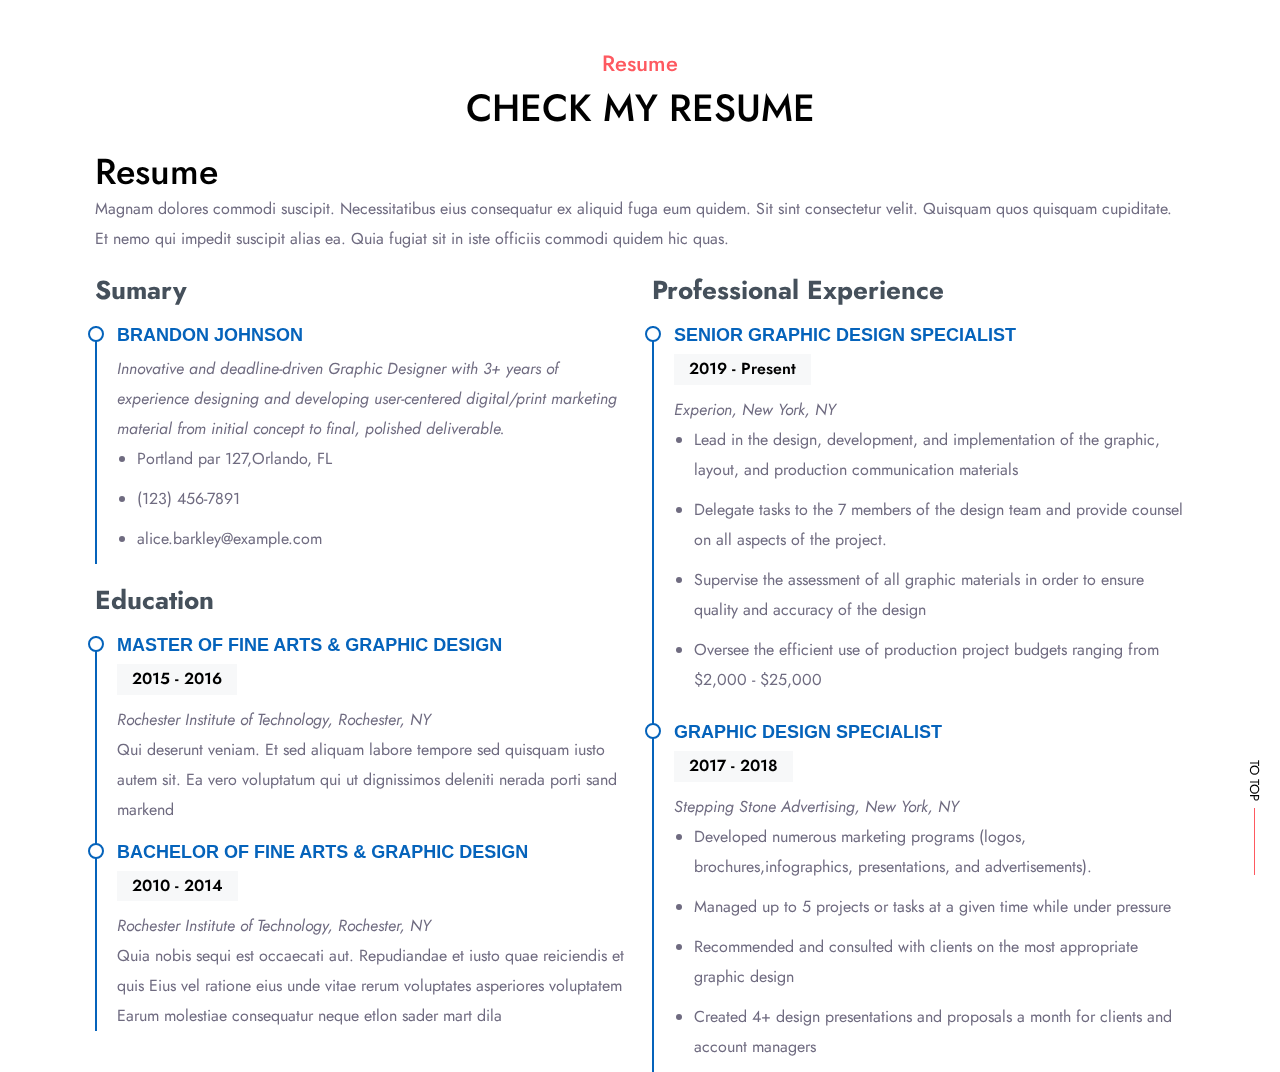
<file: resume.html>
<html lang="en">
   <!--<![endif]-->
   <head>
      <meta http-equiv="Content-Type" content="text/html; charset=utf-8">
      <meta name="description" content="Name of your web site">
      <meta name="author" content="Marketify">
      <meta name="viewport" content="width=device-width, initial-scale=1, maximum-scale=1">
      <link rel="icon" href="img/favicon.png" sizes="32x32">
      <link rel="apple-touch-icon" href="img/favicon.png">
      <title>Resume | Home</title>
      <link href="https://fonts.googleapis.com/css2?family=Jost:ital,wght@0,100;0,200;0,300;0,400;0,500;0,600;0,700;0,800;0,900;1,100;1,200;1,300;1,400;1,500;1,600;1,700;1,800;1,900&amp;display=swap" rel="stylesheet">
      <link href="https://fonts.googleapis.com/css2?family=Open+Sans:ital,wght@0,300;0,400;0,500;0,600;0,700;0,800;1,300;1,400;1,500;1,600;1,700;1,800&amp;display=swap" rel="stylesheet">
      <link href="css/bootstrap.min.css" rel="stylesheet">
      <link rel="stylesheet" type="text/css" href="css/plugins.css">
      <link rel="stylesheet" type="text/css" href="css/dark.css">
      <link rel="stylesheet" type="text/css" href="css/style.css">
      <link href="css/lightgallery.css" rel="stylesheet" type="text/css">
      <link href="https://pro.fontawesome.com/releases/v5.10.0/css/all.css" rel="stylesheet">
      <!--[if lt IE 9]> <script type="text/javascript" src="js/modernizr.custom.js"></script> <![endif]-->

      <style type="text/css">/*--------------------------------------------------------------
# Resume
--------------------------------------------------------------*/
.resume .resume-title {
  font-size: 26px;
  font-weight: 700;
  margin-top: 20px;
  margin-bottom: 20px;
  color: #45505b;
}
.resume .resume-item {
  padding: 0 0 20px 20px;
  margin-top: -2px;
  border-left: 2px solid #0563bb;
  position: relative;
}
.resume .resume-item h4 {
  line-height: 18px;
  font-size: 18px;
  font-weight: 600;
  text-transform: uppercase;
  font-family: "Poppins", sans-serif;
  color: #0563bb;
  margin-bottom: 10px;
}
.resume .resume-item h5 {
  font-size: 16px;
  background: #f7f8f9;
  padding: 5px 15px;
  display: inline-block;
  font-weight: 600;
  margin-bottom: 10px;
}
.resume .resume-item ul {
  padding-left: 20px;
}
.resume .resume-item ul li {
  padding-bottom: 10px;
}
.resume .resume-item:last-child {
  padding-bottom: 0;
}
.resume .resume-item::before {
  content: "";
  position: absolute;
  width: 16px;
  height: 16px;
  border-radius: 50px;
  left: -9px;
  top: 0;
  background: #fff;
  border: 2px solid #0563bb;
}</style>
   </head>
   <body>
      <div class="dizme_tm_all_wrap" data-magic-cursor="show">
        
         <div class="dizme_tm_section mt-5" id="resume">
            <div class="container">
               <div class="dizme_tm_main_title" data-align="center">
                     <span>Resume</span>
                     <h3>CHECK MY RESUME</h3>
                  </div>
               </div>
               <section id="resume" class="resume"><div class="container aos-init aos-animate" data-aos="fade-up"><div class="section-title"><h2>Resume</h2><p>Magnam dolores commodi suscipit. Necessitatibus eius consequatur ex aliquid fuga eum quidem. Sit sint consectetur velit. Quisquam quos quisquam cupiditate. Et nemo qui impedit suscipit alias ea. Quia fugiat sit in iste officiis commodi quidem hic quas.</p></div><div class="row"><div class="col-lg-6"><h3 class="resume-title">Sumary</h3><div class="resume-item pb-0"><h4>Brandon Johnson</h4><p><em>Innovative and deadline-driven Graphic Designer with 3+ years of experience designing and developing user-centered digital/print marketing material from initial concept to final, polished deliverable.</em></p><ul><li>Portland par 127,Orlando, FL</li><li>(123) 456-7891</li><li>alice.barkley@example.com</li></ul></div><h3 class="resume-title">Education</h3><div class="resume-item"><h4>Master of Fine Arts &amp; Graphic Design</h4><h5>2015 - 2016</h5><p><em>Rochester Institute of Technology, Rochester, NY</em></p><p>Qui deserunt veniam. Et sed aliquam labore tempore sed quisquam iusto autem sit. Ea vero voluptatum qui ut dignissimos deleniti nerada porti sand markend</p></div><div class="resume-item"><h4>Bachelor of Fine Arts &amp; Graphic Design</h4><h5>2010 - 2014</h5><p><em>Rochester Institute of Technology, Rochester, NY</em></p><p>Quia nobis sequi est occaecati aut. Repudiandae et iusto quae reiciendis et quis Eius vel ratione eius unde vitae rerum voluptates asperiores voluptatem Earum molestiae consequatur neque etlon sader mart dila</p></div></div><div class="col-lg-6"><h3 class="resume-title">Professional Experience</h3><div class="resume-item"><h4>Senior graphic design specialist</h4><h5>2019 - Present</h5><p><em>Experion, New York, NY </em></p><ul><li>Lead in the design, development, and implementation of the graphic, layout, and production communication materials</li><li>Delegate tasks to the 7 members of the design team and provide counsel on all aspects of the project.</li><li>Supervise the assessment of all graphic materials in order to ensure quality and accuracy of the design</li><li>Oversee the efficient use of production project budgets ranging from $2,000 - $25,000</li></ul></div><div class="resume-item"><h4>Graphic design specialist</h4><h5>2017 - 2018</h5><p><em>Stepping Stone Advertising, New York, NY</em></p><ul><li>Developed numerous marketing programs (logos, brochures,infographics, presentations, and advertisements).</li><li>Managed up to 5 projects or tasks at a given time while under pressure</li><li>Recommended and consulted with clients on the most appropriate graphic design</li><li>Created 4+ design presentations and proposals a month for clients and account managers</li></ul></div></div></div></div></section>
         </div>
      
         <div class="mouse-cursor cursor-outer"></div>
         <div class="mouse-cursor cursor-inner"></div>
         <div class="progressbar animate">
            <div class="scroll-bar">
               <div class="bar-inner"></div>
            </div>
            <a href="#"><span class="text" >To Top</span></a>
            <span class="line"></span>
         </div>
      </div>
      <script src="js/jquery.js"></script>
      <script src="https://cdn.jsdelivr.net/npm/@popperjs/core@2.9.2/dist/umd/popper.min.js"></script>
      <script src="js/bootstrap.min.js"></script>
      <script src="js/jquery.min.js"></script>
     
   </body>
</html>
<!-- href=\"$loginurl\" -->
</file>
<file: css/plugins.css>
html,body,div,span,applet,object,iframe,h1,h2,h3,h4,h5,h6,p,blockquote,pre,a,abbr,acronym,address,big,cite,code,del,dfn,em,font,ins,kbd,q,s,samp,small,strike,strong,sub,sup,tt,var,b,u,i,center,dl,dt,dd,ol,ul,li,fieldset,form,label,legend,table,caption,tbody,tfoot,thead,tr,th,td{background:0 0;border:0;margin:0;padding:0;vertical-align:baseline;outline:none}article,aside,details,figcaption,figure,footer,header,hgroup,nav,section{display:block}blockquote{quotes:none}blockquote:before,blockquote:after{content:'';content:none}ul,ol{margin:0}ul li,ol li{margin:0}img{vertical-align:middle;max-width:100%}iframe{max-width:100%}del{text-decoration:line-through}a,i{border:none}a:hover{text-decoration:none}textarea{border-radius:0;font-size:18px;resize:vertical;font-family:open sans,sans-serif;letter-spacing:0;-webkit-box-sizing:border-box;-moz-box-sizing:border-box;-ms-box-sizing:border-box;box-sizing:border-box;line-height:1.4;padding:10px!important;width:100%;border:1px solid #eee;-webkit-transition:all .3s ease;-moz-transition:all .3s ease;-ms-transition:all .3s ease;-o-transition:all .3s ease;transition:all .3s ease}input[type=text],input[type=password],input[type=datetime],input[type=datetime-local],input[type=date],input[type=month],input[type=time],input[type=week],input[type=number],input[type=email],input[type=url],input[type=search],input[type=tel],input[type=color],.uneditable-input{border-radius:0;font-size:18px;min-width:auto;letter-spacing:0;-webkit-box-sizing:border-box;-moz-box-sizing:border-box;-ms-box-sizing:border-box;box-sizing:border-box;font-family:open sans,sans-serif;line-height:1.6;padding:10px;height:44px;vertical-align:middle;border:1px solid #eee;-webkit-transition:all .3s ease;-moz-transition:all .3s ease;-ms-transition:all .3s ease;-o-transition:all .3s ease;transition:all .3s ease}textarea:focus,input[type=text]:focus,input[type=password]:focus,input[type=datetime]:focus,input[type=datetime-local]:focus,input[type=date]:focus,input[type=month]:focus,input[type=time]:focus,input[type=week]:focus,input[type=number]:focus,input[type=email]:focus,input[type=url]:focus,input[type=search]:focus,input[type=tel]:focus,input[type=color]:focus,.uneditable-input:focus{border-color:#ccc;background:#eee}input[type=submit]{padding:13px 15px;height:40px;line-height:1;text-transform:uppercase;font-size:18px;font-weight:600;text-decoration:none;letter-spacing:0;border:none;cursor:pointer;color:#fff;background:#777;-webkit-transition:all .3s ease;-moz-transition:all .3s ease;-ms-transition:all .3s ease;-o-transition:all .3s ease;transition:all .3s ease}input[type=submit]:hover{background:#444}select{padding:8px;border:2px solid #eee}input[type=button]{cursor:pointer;-webkit-transition:all .3s ease;-moz-transition:all .3s ease;-ms-transition:all .3s ease;-o-transition:all .3s ease;transition:all .3s ease}@font-face{font-family:fontello;src:url(font/fontello.eot?26650032);src:url(font/fontello.eot?26650032#iefix) format('embedded-opentype'),url(font/fontello.woff2?26650032) format('woff2'),url(font/fontello.woff?26650032) format('woff'),url(font/fontello.ttf?26650032) format('truetype'),url(font/fontello.svg?26650032#fontello) format('svg');font-weight:400;font-style:normal}[class^=icon-]:before,[class*=" icon-"]:before{font-family:fontello;font-style:normal;font-weight:400;speak:never;display:inline-block;text-decoration:inherit;width:1em;margin-right:.2em;text-align:center;font-variant:normal;text-transform:none;line-height:1em;margin-left:.2em;-webkit-font-smoothing:antialiased;-moz-osx-font-smoothing:grayscale}.icon-wrench-1:before{content:'\e013'}.icon-basket-circled:before{content:'\e014'}.icon-folder:before{content:'\e015'}.icon-doc-new-circled:before{content:'\e016'}.icon-cogs:before{content:'\e020'}.icon-wrench:before{content:'\e021'}.icon-rss:before{content:'\e028'}.icon-folder-open:before{content:'\e029'}.icon-wrench-outline:before{content:'\e02f'}.icon-calendar:before{content:'\e054'}.icon-doc:before{content:'\e06c'}.icon-trash-circled:before{content:'\e06d'}.icon-doc-new:before{content:'\e07d'}.icon-doc-circled:before{content:'\e07e'}.icon-basket-2:before{content:'\e091'}.icon-folder-circled:before{content:'\e09d'}.icon-basket:before{content:'\e0c3'}.icon-wrench-circled:before{content:'\e0c4'}.icon-cog:before{content:'\e0e6'}.icon-phone-circled:before{content:'\e0f3'}.icon-phone:before{content:'\e0f4'}.icon-cog-circled:before{content:'\e101'}.icon-folder-close:before{content:'\e102'}.icon-right-small:before{content:'\e800'}.icon-down-dir:before{content:'\e801'}.icon-up-dir:before{content:'\e802'}.icon-left-dir:before{content:'\e803'}.icon-right-dir:before{content:'\e804'}.icon-down-open:before{content:'\e805'}.icon-left-open:before{content:'\e806'}.icon-right-open:before{content:'\e807'}.icon-up-open:before{content:'\e808'}.icon-down-big:before{content:'\e809'}.icon-left-big:before{content:'\e80a'}.icon-right-big:before{content:'\e80b'}.icon-up-big:before{content:'\e80c'}.icon-arrows-cw:before{content:'\e80d'}.icon-ccw:before{content:'\e80e'}.icon-print-1:before{content:'\e80f'}.icon-twitter-5:before{content:'\e80f'}.icon-attach-1:before{content:'\e810'}.icon-twitter-rect:before{content:'\e810'}.icon-videocam-2:before{content:'\e811'}.icon-ok-outline:before{content:'\e811'}.icon-picture-outline:before{content:'\e812'}.icon-th-large-1:before{content:'\e812'}.icon-camera-outline:before{content:'\e813'}.icon-th-outline:before{content:'\e813'}.icon-export-1:before{content:'\e814'}.icon-lock-filled:before{content:'\e814'}.icon-code-2:before{content:'\e815'}.icon-menu-outline:before{content:'\e815'}.icon-folder-1:before{content:'\e816'}.icon-looped-square-interest:before{content:'\e816'}.icon-arrows-cw-2:before{content:'\e817'}.icon-rss-2:before{content:'\e817'}.icon-loop-2:before{content:'\e818'}.icon-link-outline:before{content:'\e818'}.icon-resize-normal-outline:before{content:'\e819'}.icon-star-circled:before{content:'\e819'}.icon-folder-add:before{content:'\e81a'}.icon-braille:before{content:'\e81a'}.icon-user-delete:before{content:'\e81b'}.icon-compass:before{content:'\e81b'}.icon-lock-1:before{content:'\e81c'}.icon-user-add-outline:before{content:'\e81c'}.icon-bookmark:before{content:'\e81d'}.icon-forward-outline:before{content:'\e81d'}.icon-flag:before{content:'\e81e'}.icon-minus-outline:before{content:'\e81e'}.icon-floppy:before{content:'\e81f'}.icon-clock-1:before{content:'\e81f'}.icon-megaphone:before{content:'\e820'}.icon-volume-low:before{content:'\e820'}.icon-key:before{content:'\e821'}.icon-brush-1:before{content:'\e821'}.icon-globe-alt:before{content:'\e822'}.icon-compass-circled:before{content:'\e822'}.icon-fast-fw-1:before{content:'\e823'}.icon-star-empty:before{content:'\e823'}.icon-rewind-outline:before{content:'\e824'}.icon-user:before{content:'\e824'}.icon-flash-1:before{content:'\e825'}.icon-group:before{content:'\e825'}.icon-moon-1:before{content:'\e826'}.icon-trash:before{content:'\e826'}.icon-gift:before{content:'\e827'}.icon-cloud-1:before{content:'\e827'}.icon-adjust:before{content:'\e827'}.icon-cancel-circled2:before{content:'\e828'}.icon-flash-outline:before{content:'\e828'}.icon-volume-up:before{content:'\e828'}.icon-comment-1:before{content:'\e829'}.icon-zoom-out-2:before{content:'\e829'}.icon-zoom-out:before{content:'\e829'}.icon-chat-1:before{content:'\e82a'}.icon-popup-4:before{content:'\e82a'}.icon-down-circled:before{content:'\e82a'}.icon-bell-1:before{content:'\e82b'}.icon-lock-open-filled:before{content:'\e82b'}.icon-left-circled:before{content:'\e82b'}.icon-stumbleupon-circled:before{content:'\e82c'}.icon-pin-outline:before{content:'\e82c'}.icon-record-1:before{content:'\e82c'}.icon-lastfm-1:before{content:'\e82d'}.icon-chat-1:before{content:'\e82d'}.icon-eject-outline:before{content:'\e82d'}.icon-lastfm-circled:before{content:'\e82e'}.icon-chat-alt:before{content:'\e82e'}.icon-cloud-sun:before{content:'\e82e'}.icon-plus-1:before{content:'\e82f'}.icon-menu-2:before{content:'\e82f'}.icon-clock:before{content:'\e82f'}.icon-plus-circled:before{content:'\e830'}.icon-edit-2:before{content:'\e830'}.icon-clock-circled:before{content:'\e830'}.icon-hammer:before{content:'\e831'}.icon-down-1:before{content:'\e831'}.icon-megaphone:before{content:'\e831'}.icon-home-1:before{content:'\e832'}.icon-left-1:before{content:'\e832'}.icon-up-circled:before{content:'\e832'}.icon-cog-1:before{content:'\e833'}.icon-right-1:before{content:'\e833'}.icon-shuffle:before{content:'\e833'}.icon-cog-alt:before{content:'\e834'}.icon-up-1:before{content:'\e834'}.icon-play:before{content:'\e834'}.icon-basket:before{content:'\e835'}.icon-down-bold:before{content:'\e835'}.icon-play-circled2:before{content:'\e835'}.icon-flickr-1:before{content:'\e836'}.icon-left-bold:before{content:'\e836'}.icon-help:before{content:'\e836'}.icon-github-circled-1:before{content:'\e837'}.icon-right-bold:before{content:'\e837'}.icon-help-circled:before{content:'\e837'}.icon-lastfm-circled-1:before{content:'\e838'}.icon-up-bold:before{content:'\e838'}.icon-info-circled:before{content:'\e838'}.icon-info-circled-1:before{content:'\e839'}.icon-down-fat:before{content:'\e839'}.icon-up-hand:before{content:'\e839'}.icon-minus-circled:before{content:'\e83a'}.icon-right-fat:before{content:'\e83a'}.icon-cw:before{content:'\e83a'}.icon-rdio-circled:before{content:'\e83b'}.icon-list-alt:before{content:'\e83b'}.icon-up-fat:before{content:'\e83b'}.icon-folder-1:before{content:'\e83c'}.icon-aboveground-rail:before{content:'\e83c'}.icon-pause-circled:before{content:'\e83c'}.icon-minus:before{content:'\e83d'}.icon-airfield:before{content:'\e83d'}.icon-thumbs-up:before{content:'\e83e'}.icon-airport:before{content:'\e83e'}.icon-thumbs-down:before{content:'\e83f'}.icon-art-gallery:before{content:'\e83f'}.icon-download-1:before{content:'\e840'}.icon-bar:before{content:'\e840'}.icon-upload-1:before{content:'\e841'}.icon-baseball:before{content:'\e841'}.icon-forward:before{content:'\e842'}.icon-basketball:before{content:'\e842'}.icon-pencil-1:before{content:'\e843'}.icon-beer:before{content:'\e843'}.icon-edit:before{content:'\e844'}.icon-belowground-rail:before{content:'\e844'}.icon-eject:before{content:'\e845'}.icon-bicycle:before{content:'\e845'}.icon-flight:before{content:'\e846'}.icon-bus:before{content:'\e846'}.icon-th:before{content:'\e847'}.icon-cafe:before{content:'\e847'}.icon-th-list-1:before{content:'\e848'}.icon-campsite:before{content:'\e848'}.icon-ok-1:before{content:'\e849'}.icon-cemetery:before{content:'\e849'}.icon-ok-circled-1:before{content:'\e84a'}.icon-cinema:before{content:'\e84a'}.icon-ok-circled2:before{content:'\e84b'}.icon-college:before{content:'\e84b'}.icon-tags:before{content:'\e84c'}.icon-commerical-building:before{content:'\e84c'}.icon-tag:before{content:'\e84d'}.icon-credit-card:before{content:'\e84d'}.icon-eye-off:before{content:'\e84e'}.icon-cricket:before{content:'\e84e'}.icon-eye-1:before{content:'\e84f'}.icon-embassy:before{content:'\e84f'}.icon-lock-open-1:before{content:'\e850'}.icon-fast-food:before{content:'\e850'}.icon-ferry:before{content:'\e851'}.icon-quote-circled:before{content:'\e851'}.icon-fire-station:before{content:'\e852'}.icon-export:before{content:'\e852'}.icon-football:before{content:'\e853'}.icon-pencil:before{content:'\e853'}.icon-fuel:before{content:'\e854'}.icon-pencil-circled:before{content:'\e854'}.icon-garden:before{content:'\e855'}.icon-edit:before{content:'\e855'}.icon-giraffe:before{content:'\e856'}.icon-edit-circled:before{content:'\e856'}.icon-golf:before{content:'\e857'}.icon-edit-alt:before{content:'\e857'}.icon-grocery-store:before{content:'\e858'}.icon-print:before{content:'\e858'}.icon-harbor:before{content:'\e859'}.icon-retweet:before{content:'\e859'}.icon-heliport:before{content:'\e85a'}.icon-comment:before{content:'\e85a'}.icon-hospital:before{content:'\e85b'}.icon-comment-alt:before{content:'\e85b'}.icon-up-circled2:before{content:'\e85c'}.icon-industrial-building:before{content:'\e85c'}.icon-signal:before{content:'\e85c'}.icon-down-circled2:before{content:'\e85d'}.icon-library:before{content:'\e85d'}.icon-desktop:before{content:'\e85d'}.icon-left-hand:before{content:'\e85e'}.icon-lodging:before{content:'\e85e'}.icon-laptop:before{content:'\e85e'}.icon-skype-outline:before{content:'\e85f'}.icon-london-underground:before{content:'\e85f'}.icon-error:before{content:'\e85f'}.icon-tumbler-circled:before{content:'\e860'}.icon-minefield:before{content:'\e860'}.icon-error-alt:before{content:'\e860'}.icon-tumbler:before{content:'\e861'}.icon-monument:before{content:'\e861'}.icon-location:before{content:'\e861'}.icon-dribbble-circled-1:before{content:'\e862'}.icon-right-open-outline:before{content:'\e862'}.icon-museum:before{content:'\e862'}.icon-volume-off:before{content:'\e863'}.icon-pharmacy:before{content:'\e863'}.icon-inbox-circled:before{content:'\e863'}.icon-attention-circled:before{content:'\e864'}.icon-pitch:before{content:'\e864'}.icon-laptop-circled:before{content:'\e864'}.icon-attention-1:before{content:'\e865'}.icon-police:before{content:'\e865'}.icon-network:before{content:'\e865'}.icon-post:before{content:'\e866'}.icon-attach:before{content:'\e866'}.icon-prison:before{content:'\e867'}.icon-attach-circled:before{content:'\e867'}.icon-rail:before{content:'\e868'}.icon-lock:before{content:'\e868'}.icon-religious-christian:before{content:'\e869'}.icon-lock-circled:before{content:'\e869'}.icon-religious-islam:before{content:'\e86a'}.icon-lock-open:before{content:'\e86a'}.icon-religious-jewish:before{content:'\e86b'}.icon-lock-open-alt:before{content:'\e86b'}.icon-restaurant:before{content:'\e86c'}.icon-eye:before{content:'\e86c'}.icon-roadblock:before{content:'\e86d'}.icon-eye-off:before{content:'\e86d'}.icon-school:before{content:'\e86e'}.icon-tag:before{content:'\e86e'}.icon-shop:before{content:'\e86f'}.icon-tags:before{content:'\e86f'}.icon-skiing:before{content:'\e870'}.icon-bookmark:before{content:'\e870'}.icon-soccer:before{content:'\e871'}.icon-bookmark-empty:before{content:'\e871'}.icon-swimming:before{content:'\e872'}.icon-flag:before{content:'\e872'}.icon-tennis:before{content:'\e873'}.icon-flag-circled:before{content:'\e873'}.icon-theatre:before{content:'\e874'}.icon-thumbs-up:before{content:'\e874'}.icon-toilet:before{content:'\e875'}.icon-thumbs-down:before{content:'\e875'}.icon-town-hall:before{content:'\e876'}.icon-download:before{content:'\e876'}.icon-trash-2:before{content:'\e877'}.icon-download-alt:before{content:'\e877'}.icon-tree-1:before{content:'\e878'}.icon-upload:before{content:'\e878'}.icon-tree-2:before{content:'\e879'}.icon-quote:before{content:'\e879'}.icon-award:before{content:'\e87a'}.icon-warehouse:before{content:'\e87a'}.icon-align-justify:before{content:'\e87a'}.icon-signal:before{content:'\e87b'}.icon-duckduckgo:before{content:'\e87b'}.icon-list:before{content:'\e87b'}.icon-target:before{content:'\e87c'}.icon-aim:before{content:'\e87c'}.icon-indent-left:before{content:'\e87c'}.icon-search-1:before{content:'\e87d'}.icon-delicious:before{content:'\e87d'}.icon-volume-off:before{content:'\e87d'}.icon-music:before{content:'\e87e'}.icon-paypal:before{content:'\e87e'}.icon-volume-down:before{content:'\e87e'}.icon-linkedin-circled-1:before{content:'\e87f'}.icon-flattr:before{content:'\e87f'}.icon-cancel-circled2:before{content:'\e87f'}.icon-facebook-squared-1:before{content:'\e880'}.icon-android:before{content:'\e880'}.icon-qrcode:before{content:'\e880'}.icon-cancel-1:before{content:'\e881'}.icon-eventful:before{content:'\e881'}.icon-headphones:before{content:'\e881'}.icon-up-hand:before{content:'\e882'}.icon-smashmag:before{content:'\e882'}.icon-chart:before{content:'\e882'}.icon-down-hand:before{content:'\e883'}.icon-gplus:before{content:'\e883'}.icon-chart-circled:before{content:'\e883'}.icon-phone:before{content:'\e884'}.icon-wikipedia:before{content:'\e884'}.icon-cw-circled:before{content:'\e884'}.icon-wrench:before{content:'\e885'}.icon-lanyrd:before{content:'\e885'}.icon-play-circled:before{content:'\e885'}.icon-calendar-1:before{content:'\e886'}.icon-calendar-1:before{content:'\e886'}.icon-stop:before{content:'\e886'}.icon-login-1:before{content:'\e887'}.icon-stumbleupon:before{content:'\e887'}.icon-stop-circled:before{content:'\e887'}.icon-volume-down:before{content:'\e888'}.icon-fivehundredpx:before{content:'\e888'}.icon-record:before{content:'\e888'}.icon-volume-up:before{content:'\e889'}.icon-pinterest:before{content:'\e889'}.icon-eject:before{content:'\e889'}.icon-headphones:before{content:'\e88a'}.icon-bitcoin:before{content:'\e88a'}.icon-backward:before{content:'\e88a'}.icon-clock-1:before{content:'\e88b'}.icon-w3c:before{content:'\e88b'}.icon-backward-circled:before{content:'\e88b'}.icon-camera-alt:before{content:'\e88c'}.icon-foursquare:before{content:'\e88c'}.icon-move:before{content:'\e88c'}.icon-th-large:before{content:'\e88d'}.icon-html5:before{content:'\e88d'}.icon-zoom-in:before{content:'\e88d'}.icon-magnet:before{content:'\e88e'}.icon-ie:before{content:'\e88e'}.icon-check:before{content:'\e88e'}.icon-chart-bar-1:before{content:'\e88f'}.icon-call:before{content:'\e88f'}.icon-check-empty:before{content:'\e88f'}.icon-credit-card-1:before{content:'\e890'}.icon-grooveshark:before{content:'\e890'}.icon-asterisk:before{content:'\e890'}.icon-vimeo-circled-1:before{content:'\e891'}.icon-ninetyninedesigns:before{content:'\e891'}.icon-website:before{content:'\e891'}.icon-twitter-squared:before{content:'\e892'}.icon-forrst:before{content:'\e892'}.icon-book:before{content:'\e892'}.icon-pin:before{content:'\e893'}.icon-digg:before{content:'\e893'}.icon-down-hand:before{content:'\e893'}.icon-attach-1:before{content:'\e894'}.icon-spotify:before{content:'\e894'}.icon-left-hand:before{content:'\e894'}.icon-help-circled-1:before{content:'\e895'}.icon-reddit:before{content:'\e895'}.icon-right-hand:before{content:'\e895'}.icon-rdio:before{content:'\e896'}.icon-adjust:before{content:'\e896'}.icon-guest:before{content:'\e896'}.icon-qq:before{content:'\e897'}.icon-calendar-outlilne:before{content:'\e897'}.icon-gowalla:before{content:'\e897'}.icon-play-1:before{content:'\e898'}.icon-appstore:before{content:'\e898'}.icon-inbox-alt:before{content:'\e898'}.icon-spotify-circled:before{content:'\e899'}.icon-down-4:before{content:'\e899'}.icon-blogger:before{content:'\e899'}.icon-dribbble-circled:before{content:'\e89a'}.icon-rewind:before{content:'\e89a'}.icon-cc:before{content:'\e89a'}.icon-play-circled2:before{content:'\e89b'}.icon-dribbble:before{content:'\e89b'}.icon-globe:before{content:'\e89b'}.icon-stumbleupon-1:before{content:'\e89c'}.icon-record-outline:before{content:'\e89c'}.icon-evernote:before{content:'\e89c'}.icon-stop-1:before{content:'\e89d'}.icon-flickr:before{content:'\e89d'}.icon-globe-alt:before{content:'\e89d'}.icon-pause-1:before{content:'\e89e'}.icon-google:before{content:'\e89e'}.icon-flight:before{content:'\e89e'}.icon-cancel-circled-1:before{content:'\e89f'}.icon-viadeo:before{content:'\e89f'}.icon-location-circled:before{content:'\e89f'}.icon-asterisk:before{content:'\e8a0'}.icon-instapaper:before{content:'\e8a0'}.icon-tint:before{content:'\e8a0'}.icon-to-start-1:before{content:'\e8a1'}.icon-weibo:before{content:'\e8a1'}.icon-leaf:before{content:'\e8a1'}.icon-to-start-alt:before{content:'\e8a2'}.icon-klout:before{content:'\e8a2'}.icon-font:before{content:'\e8a2'}.icon-fast-fw:before{content:'\e8a3'}.icon-linkedin:before{content:'\e8a3'}.icon-fontsize:before{content:'\e8a3'}.icon-fast-bw:before{content:'\e8a4'}.icon-meetup:before{content:'\e8a4'}.icon-bold:before{content:'\e8a4'}.icon-print-1:before{content:'\e8a5'}.icon-vk:before{content:'\e8a5'}.icon-fast-backward:before{content:'\e8a5'}.icon-retweet-1:before{content:'\e8a6'}.icon-plancast:before{content:'\e8a6'}.icon-fast-forward:before{content:'\e8a6'}.icon-resize-vertical:before{content:'\e8a7'}.icon-disqus:before{content:'\e8a7'}.icon-forward:before{content:'\e8a7'}.icon-resize-small:before{content:'\e8a8'}.icon-rss:before{content:'\e8a8'}.icon-forward-circled:before{content:'\e8a8'}.icon-resize-horizontal:before{content:'\e8a9'}.icon-skype:before{content:'\e8a9'}.icon-step-backward:before{content:'\e8a9'}.icon-trash-empty:before{content:'\e8aa'}.icon-twitter:before{content:'\e8aa'}.icon-step-forward:before{content:'\e8aa'}.icon-zoom-out-1:before{content:'\e8ab'}.icon-youtube:before{content:'\e8ab'}.icon-target:before{content:'\e8ab'}.icon-facebook-circled-1:before{content:'\e8ac'}.icon-vimeo:before{content:'\e8ac'}.icon-plus-circled:before{content:'\e8ac'}.icon-facebook-3:before{content:'\e8ad'}.icon-windows:before{content:'\e8ad'}.icon-minus:before{content:'\e8ad'}.icon-location-1:before{content:'\e8ae'}.icon-xing:before{content:'\e8ae'}.icon-desktop-circled:before{content:'\e8ae'}.icon-flickr-circled-1:before{content:'\e8af'}.icon-yahoo:before{content:'\e8af'}.icon-minus-circled:before{content:'\e8af'}.icon-github-3:before{content:'\e8b0'}.icon-chrome:before{content:'\e8b0'}.icon-cancel:before{content:'\e8b0'}.icon-lastfm-2:before{content:'\e8b1'}.icon-email:before{content:'\e8b1'}.icon-cancel-circled:before{content:'\e8b1'}.icon-link-1:before{content:'\e8b2'}.icon-macstore:before{content:'\e8b2'}.icon-volume:before{content:'\e8b2'}.icon-spotify-1:before{content:'\e8b3'}.icon-fire-1:before{content:'\e8b3'}.icon-myspace:before{content:'\e8b3'}.icon-eye-outline:before{content:'\e8b4'}.icon-podcast:before{content:'\e8b4'}.icon-credit-card:before{content:'\e8b4'}.icon-tag-2:before{content:'\e8b5'}.icon-amazon:before{content:'\e8b5'}.icon-clipboard:before{content:'\e8b5'}.icon-attention-2:before{content:'\e8b6'}.icon-steam:before{content:'\e8b6'}.icon-hdd:before{content:'\e8b6'}.icon-move:before{content:'\e8b7'}.icon-cloudapp:before{content:'\e8b7'}.icon-cloud:before{content:'\e8b7'}.icon-zoom-in-1:before{content:'\e8b8'}.icon-dropbox:before{content:'\e8b8'}.icon-cloud-circled:before{content:'\e8b8'}.icon-attention-filled:before{content:'\e8b9'}.icon-ebay:before{content:'\e8b9'}.icon-key:before{content:'\e8b9'}.icon-scissors:before{content:'\e8ba'}.icon-facebook:before{content:'\e8ba'}.icon-certificate:before{content:'\e8ba'}.icon-align-justify:before{content:'\e8bb'}.icon-github:before{content:'\e8bb'}.icon-tasks:before{content:'\e8bb'}.icon-list:before{content:'\e8bc'}.icon-github-circled:before{content:'\e8bc'}.icon-filter:before{content:'\e8bc'}.icon-indent-left:before{content:'\e8bd'}.icon-googleplay:before{content:'\e8bd'}.icon-gauge:before{content:'\e8bd'}.icon-block:before{content:'\e8be'}.icon-itunes:before{content:'\e8be'}.icon-italic:before{content:'\e8be'}.icon-resize-full:before{content:'\e8bf'}.icon-plurk:before{content:'\e8bf'}.icon-text-height:before{content:'\e8bf'}.icon-flash-1:before{content:'\e8c0'}.icon-songkick:before{content:'\e8c0'}.icon-text-width:before{content:'\e8c0'}.icon-cloud-1:before{content:'\e8c1'}.icon-lastfm:before{content:'\e8c1'}.icon-align-left:before{content:'\e8c1'}.icon-globe-1:before{content:'\e8c2'}.icon-gmail:before{content:'\e8c2'}.icon-align-center:before{content:'\e8c2'}.icon-inbox-1:before{content:'\e8c3'}.icon-pinboard:before{content:'\e8c3'}.icon-align-right:before{content:'\e8c3'}.icon-pinterest-circled-1:before{content:'\e8c4'}.icon-openid:before{content:'\e8c4'}.icon-bell:before{content:'\e8c4'}.icon-pinterest-1:before{content:'\e8c5'}.icon-quora:before{content:'\e8c5'}.icon-warning:before{content:'\e8c5'}.icon-skype-2:before{content:'\e8c6'}.icon-soundcloud:before{content:'\e8c6'}.icon-exclamation:before{content:'\e8c6'}.icon-right-hand:before{content:'\e8c7'}.icon-tumblr:before{content:'\e8c7'}.icon-indent-right:before{content:'\e8c7'}.icon-folder-open-1:before{content:'\e8c8'}.icon-eventasaurus:before{content:'\e8c8'}.icon-right-circled:before{content:'\e8c8'}.icon-to-end-1:before{content:'\e8c9'}.icon-wordpress:before{content:'\e8c9'}.icon-off:before{content:'\e8c9'}.icon-logout-1:before{content:'\e8ca'}.icon-yelp:before{content:'\e8ca'}.icon-pause:before{content:'\e8ca'}.icon-dribbble-1:before{content:'\e8cb'}.icon-right-open-4:before{content:'\e8cb'}.icon-intensedebate:before{content:'\e8cb'}.icon-cw:before{content:'\e8cc'}.icon-eventbrite:before{content:'\e8cc'}.icon-inbox:before{content:'\e8cc'}.icon-truck:before{content:'\e8cd'}.icon-scribd:before{content:'\e8cd'}.icon-briefcase:before{content:'\e8cd'}.icon-linkedin-3:before{content:'\e8ce'}.icon-posterous:before{content:'\e8ce'}.icon-plus:before{content:'\e8ce'}.icon-linkedin-squared:before{content:'\e8cf'}.icon-stripe:before{content:'\e8cf'}.icon-road:before{content:'\e8cf'}.icon-vimeo-2:before{content:'\e8d0'}.icon-opentable:before{content:'\e8d0'}.icon-website-circled:before{content:'\e8d0'}.icon-heart-1:before{content:'\e8d1'}.icon-cart:before{content:'\e8d1'}.icon-calendar-circled:before{content:'\e8d1'}.icon-heart-empty:before{content:'\e8d2'}.icon-print-2:before{content:'\e8d2'}.icon-mic:before{content:'\e8d2'}.icon-mail-1:before{content:'\e8d3'}.icon-angellist:before{content:'\e8d3'}.icon-mic-circled:before{content:'\e8d3'}.icon-github-squared:before{content:'\e8d4'}.icon-instagram:before{content:'\e8d4'}.icon-gift:before{content:'\e8d4'}.icon-to-end-alt:before{content:'\e8d5'}.icon-dwolla:before{content:'\e8d5'}.icon-fire:before{content:'\e8d5'}.icon-check:before{content:'\e8d6'}.icon-appnet:before{content:'\e8d6'}.icon-magnet:before{content:'\e8d6'}.icon-twitter-circled-1:before{content:'\e8d7'}.icon-statusnet:before{content:'\e8d7'}.icon-home:before{content:'\e8d7'}.icon-twitter-3:before{content:'\e8d8'}.icon-acrobat:before{content:'\e8d8'}.icon-home-circled:before{content:'\e8d8'}.icon-user-1:before{content:'\e8d9'}.icon-drupal:before{content:'\e8d9'}.icon-lightbulb:before{content:'\e8d9'}.icon-lemon:before{content:'\e8da'}.icon-buffer:before{content:'\e8da'}.icon-barcode:before{content:'\e8da'}.icon-star-1:before{content:'\e8db'}.icon-pocket:before{content:'\e8db'}.icon-lightbulb-alt:before{content:'\e8db'}.icon-star-empty-1:before{content:'\e8dc'}.icon-bitbucket:before{content:'\e8dc'}.icon-block:before{content:'\e8dc'}.icon-star-half-1:before{content:'\e8dd'}.icon-lego:before{content:'\e8dd'}.icon-resize-full:before{content:'\e8dd'}.icon-users-1:before{content:'\e8de'}.icon-login-1:before{content:'\e8de'}.icon-resize-full-alt:before{content:'\e8de'}.icon-video:before{content:'\e8df'}.icon-stackoverflow:before{content:'\e8df'}.icon-resize-small:before{content:'\e8df'}.icon-videocam-1:before{content:'\e8e0'}.icon-hackernews:before{content:'\e8e0'}.icon-resize-vertical:before{content:'\e8e0'}.icon-camera-1:before{content:'\e8e1'}.icon-lkdto:before{content:'\e8e1'}.icon-resize-horizontal:before{content:'\e8e1'}.icon-indent-right:before{content:'\e8e2'}.icon-smiley:before{content:'\e8e2'}.icon-umbrella:before{content:'\e8e3'}.icon-smiley-circled:before{content:'\e8e3'}.icon-leaf:before{content:'\e8e4'}.icon-address-book:before{content:'\e8e4'}.icon-bold:before{content:'\e8e5'}.icon-address-book-alt:before{content:'\e8e5'}.icon-font:before{content:'\e8e6'}.icon-asl:before{content:'\e8e6'}.icon-italic:before{content:'\e8e7'}.icon-glasses:before{content:'\e8e7'}.icon-book:before{content:'\e8e8'}.icon-hearing-impaired:before{content:'\e8e8'}.icon-tint:before{content:'\e8e9'}.icon-iphone-home:before{content:'\e8e9'}.icon-text-height:before{content:'\e8ea'}.icon-person:before{content:'\e8ea'}.icon-text-width:before{content:'\e8eb'}.icon-adult:before{content:'\e8eb'}.icon-align-left:before{content:'\e8ec'}.icon-child:before{content:'\e8ec'}.icon-align-center:before{content:'\e8ed'}.icon-blind:before{content:'\e8ed'}.icon-align-right:before{content:'\e8ee'}.icon-guidedog:before{content:'\e8ee'}.icon-glass:before{content:'\e8ef'}.icon-accessibility:before{content:'\e8ef'}.icon-emo-happy:before{content:'\e8f0'}.icon-behance-1:before{content:'\e8f0'}.icon-emo-wink:before{content:'\e8f1'}.icon-blogger:before{content:'\e8f1'}.icon-emo-wink2:before{content:'\e8f2'}.icon-cc:before{content:'\e8f2'}.icon-emo-unhappy:before{content:'\e8f3'}.icon-delicious:before{content:'\e8f3'}.icon-emo-sleep:before{content:'\e8f4'}.icon-w3c:before{content:'\e8f4'}.icon-deviantart:before{content:'\e8f4'}.icon-emo-thumbsup:before{content:'\e8f5'}.icon-youtube:before{content:'\e8f5'}.icon-digg:before{content:'\e8f5'}.icon-emo-devil:before{content:'\e8f6'}.icon-dribbble-3:before{content:'\e8f6'}.icon-emo-tongue:before{content:'\e8f7'}.icon-facebook-2:before{content:'\e8f7'}.icon-emo-sunglasses:before{content:'\e8f8'}.icon-flickr-2:before{content:'\e8f8'}.icon-emo-coffee:before{content:'\e8f9'}.icon-foursquare:before{content:'\e8f9'}.icon-emo-surprised:before{content:'\e8fa'}.icon-friendfeed:before{content:'\e8fa'}.icon-emo-displeased:before{content:'\e8fb'}.icon-friendfeed-rect:before{content:'\e8fb'}.icon-emo-beer:before{content:'\e8fc'}.icon-github-2:before{content:'\e8fc'}.icon-emo-saint:before{content:'\e8fd'}.icon-github-text:before{content:'\e8fd'}.icon-emo-angry:before{content:'\e8fe'}.icon-googleplus:before{content:'\e8fe'}.icon-emo-grin:before{content:'\e8ff'}.icon-instagram-2:before{content:'\e8ff'}.icon-emo-cry:before{content:'\e900'}.icon-linkedin-2:before{content:'\e900'}.icon-emo-shoot:before{content:'\e901'}.icon-down-open-2:before{content:'\e901'}.icon-emo-laugh:before{content:'\e902'}.icon-left-open-2:before{content:'\e902'}.icon-spin1:before{content:'\e903'}.icon-right-open-2:before{content:'\e903'}.icon-emo-squint:before{content:'\e904'}.icon-up-open-2:before{content:'\e904'}.icon-spin3:before{content:'\e905'}.icon-down-2:before{content:'\e905'}.icon-spin2:before{content:'\e906'}.icon-left-2:before{content:'\e906'}.icon-spin4:before{content:'\e907'}.icon-right-2:before{content:'\e907'}.icon-spin5:before{content:'\e908'}.icon-up-2:before{content:'\e908'}.icon-spin6:before{content:'\e909'}.icon-universal-access:before{content:'\e909'}.icon-opera-1:before{content:'\e90a'}.icon-male:before{content:'\e90a'}.icon-ie-1:before{content:'\e90b'}.icon-female:before{content:'\e90b'}.icon-crown:before{content:'\e90c'}.icon-css:before{content:'\e90c'}.icon-crown-plus:before{content:'\e90d'}.icon-path:before{content:'\e90d'}.icon-chrome-1:before{content:'\e90e'}.icon-picasa-2:before{content:'\e90e'}.icon-firefox-1:before{content:'\e90f'}.icon-pinterest-2:before{content:'\e90f'}.icon-marquee:before{content:'\e910'}.icon-reddit:before{content:'\e910'}.icon-crown-minus:before{content:'\e911'}.icon-skype-3:before{content:'\e911'}.icon-picture:before{content:'\e912'}.icon-slideshare:before{content:'\e912'}.icon-note:before{content:'\e913'}.icon-stackoverflow:before{content:'\e913'}.icon-note-beamed:before{content:'\e914'}.icon-stumbleupon-2:before{content:'\e914'}.icon-music-1:before{content:'\e915'}.icon-twitter-2:before{content:'\e915'}.icon-search-1:before{content:'\e916'}.icon-tumblr-1:before{content:'\e916'}.icon-flashlight:before{content:'\e917'}.icon-vimeo-3:before{content:'\e917'}.icon-mail-1:before{content:'\e918'}.icon-vkontakte-1:before{content:'\e918'}.icon-heart-1:before{content:'\e919'}.icon-wordpress:before{content:'\e919'}.icon-heart-empty-1:before{content:'\e91a'}.icon-music-1:before{content:'\e91a'}.icon-star-1:before{content:'\e91b'}.icon-search-2:before{content:'\e91b'}.icon-star-empty-1:before{content:'\e91c'}.icon-mail-2:before{content:'\e91c'}.icon-user-1:before{content:'\e91d'}.icon-heart-2:before{content:'\e91d'}.icon-users-1:before{content:'\e91e'}.icon-star-2:before{content:'\e91e'}.icon-user-add:before{content:'\e91f'}.icon-user-2:before{content:'\e91f'}.icon-video-1:before{content:'\e920'}.icon-videocam-2:before{content:'\e920'}.icon-picture-1:before{content:'\e921'}.icon-camera-2:before{content:'\e921'}.icon-camera-1:before{content:'\e922'}.icon-photo-1:before{content:'\e922'}.icon-layout:before{content:'\e923'}.icon-attach-3:before{content:'\e923'}.icon-menu-1:before{content:'\e924'}.icon-lock-3:before{content:'\e924'}.icon-check-1:before{content:'\e925'}.icon-eye-2:before{content:'\e925'}.icon-cancel-squared:before{content:'\e926'}.icon-tag-1:before{content:'\e926'}.icon-cancel-1:before{content:'\e927'}.icon-thumbs-up-1:before{content:'\e927'}.icon-cancel-circled-1:before{content:'\e928'}.icon-pencil-3:before{content:'\e928'}.icon-plus-2:before{content:'\e929'}.icon-comment-3:before{content:'\e929'}.icon-plus-squared-1:before{content:'\e92a'}.icon-location-2:before{content:'\e92a'}.icon-minus-2:before{content:'\e92b'}.icon-cup:before{content:'\e92b'}.icon-minus-circled-1:before{content:'\e92c'}.icon-trash-4:before{content:'\e92c'}.icon-minus-squared-1:before{content:'\e92d'}.icon-doc-3:before{content:'\e92d'}.icon-plus-circled-1:before{content:'\e92e'}.icon-note:before{content:'\e92e'}.icon-help-1:before{content:'\e92f'}.icon-cog-3:before{content:'\e92f'}.icon-info-2:before{content:'\e930'}.icon-params:before{content:'\e930'}.icon-alert:before{content:'\e931'}.icon-calendar-4:before{content:'\e931'}.icon-bell-2:before{content:'\e932'}.icon-sound:before{content:'\e932'}.icon-help-circled-1:before{content:'\e933'}.icon-clock-3:before{content:'\e933'}.icon-info-circled-1:before{content:'\e934'}.icon-lightbulb-1:before{content:'\e934'}.icon-attention-1:before{content:'\e935'}.icon-tv:before{content:'\e935'}.icon-chat-2:before{content:'\e936'}.icon-desktop-1:before{content:'\e936'}.icon-comment-2:before{content:'\e937'}.icon-mobile:before{content:'\e937'}.icon-keyboard-1:before{content:'\e938'}.icon-cd:before{content:'\e938'}.icon-retweet-1:before{content:'\e939'}.icon-inbox-2:before{content:'\e939'}.icon-pencil-2:before{content:'\e93a'}.icon-globe-3:before{content:'\e93a'}.icon-feather:before{content:'\e93b'}.icon-cloud-3:before{content:'\e93b'}.icon-print-3:before{content:'\e93c'}.icon-paper-plane:before{content:'\e93c'}.icon-code-1:before{content:'\e93d'}.icon-fire-2:before{content:'\e93d'}.icon-quote:before{content:'\e93e'}.icon-graduation-cap:before{content:'\e93e'}.icon-forward-1:before{content:'\e93f'}.icon-megaphone-1:before{content:'\e93f'}.icon-reply-all-1:before{content:'\e940'}.icon-database:before{content:'\e940'}.icon-reply-1:before{content:'\e941'}.icon-key-1:before{content:'\e941'}.icon-upload-2:before{content:'\e942'}.icon-beaker:before{content:'\e942'}.icon-upload-cloud-2:before{content:'\e943'}.icon-truck:before{content:'\e943'}.icon-flag-1:before{content:'\e944'}.icon-money:before{content:'\e944'}.icon-tag-1:before{content:'\e945'}.icon-food:before{content:'\e945'}.icon-lock-open-2:before{content:'\e946'}.icon-shop:before{content:'\e946'}.icon-link-2:before{content:'\e947'}.icon-diamond:before{content:'\e947'}.icon-home-2:before{content:'\e948'}.icon-t-shirt:before{content:'\e948'}.icon-back:before{content:'\e949'}.icon-wallet:before{content:'\e949'}.icon-vcard:before{content:'\e94a'}.icon-search-3:before{content:'\e94a'}.icon-address:before{content:'\e94b'}.icon-mail-3:before{content:'\e94b'}.icon-location-1:before{content:'\e94c'}.icon-heart-3:before{content:'\e94c'}.icon-map-1:before{content:'\e94d'}.icon-heart-empty-1:before{content:'\e94d'}.icon-direction-1:before{content:'\e94e'}.icon-star-3:before{content:'\e94e'}.icon-compass-1:before{content:'\e94f'}.icon-user-3:before{content:'\e94f'}.icon-trash-3:before{content:'\e950'}.icon-video-1:before{content:'\e950'}.icon-doc-2:before{content:'\e951'}.icon-picture-1:before{content:'\e951'}.icon-docs-1:before{content:'\e952'}.icon-th-large-1:before{content:'\e952'}.icon-doc-landscape:before{content:'\e953'}.icon-th-1:before{content:'\e953'}.icon-doc-text-1:before{content:'\e954'}.icon-th-list-2:before{content:'\e954'}.icon-doc-text-inv-1:before{content:'\e955'}.icon-ok-2:before{content:'\e955'}.icon-book-open:before{content:'\e956'}.icon-ok-circle:before{content:'\e956'}.icon-book-1:before{content:'\e957'}.icon-cancel-2:before{content:'\e957'}.icon-left-circled-1:before{content:'\e958'}.icon-cancel-circle:before{content:'\e958'}.icon-cd:before{content:'\e959'}.icon-plus-circle:before{content:'\e959'}.icon-up-thin:before{content:'\e95a'}.icon-minus-circle:before{content:'\e95a'}.icon-right-thin:before{content:'\e95b'}.icon-link:before{content:'\e95b'}.icon-left-thin:before{content:'\e95c'}.icon-attach-4:before{content:'\e95c'}.icon-mobile-2:before{content:'\e95d'}.icon-lock-4:before{content:'\e95d'}.icon-water:before{content:'\e95e'}.icon-lock-open-3:before{content:'\e95e'}.icon-ticket-1:before{content:'\e95f'}.icon-tag-2:before{content:'\e95f'}.icon-cc-share:before{content:'\e960'}.icon-reply:before{content:'\e960'}.icon-cc-zero:before{content:'\e961'}.icon-reply-all:before{content:'\e961'}.icon-cc-pd:before{content:'\e962'}.icon-forward-1:before{content:'\e962'}.icon-cc-nc-eu:before{content:'\e963'}.icon-code:before{content:'\e963'}.icon-cc-nc-jp:before{content:'\e964'}.icon-retweet-2:before{content:'\e964'}.icon-cc-nc:before{content:'\e965'}.icon-comment-4:before{content:'\e965'}.icon-cc-by:before{content:'\e966'}.icon-comment-alt-1:before{content:'\e966'}.icon-magnet-1:before{content:'\e967'}.icon-chat:before{content:'\e967'}.icon-infinity:before{content:'\e968'}.icon-attention:before{content:'\e968'}.icon-progress-3:before{content:'\e969'}.icon-location-3:before{content:'\e969'}.icon-up-3:before{content:'\e96a'}.icon-doc-4:before{content:'\e96a'}.icon-right-bold-1:before{content:'\e96b'}.icon-docs-landscape:before{content:'\e96b'}.icon-resize-small-1:before{content:'\e96c'}.icon-folder-3:before{content:'\e96c'}.icon-block-2:before{content:'\e96d'}.icon-archive:before{content:'\e96d'}.icon-adjust-1:before{content:'\e96e'}.icon-rss-2:before{content:'\e96e'}.icon-down-bold-1:before{content:'\e96f'}.icon-rss-alt:before{content:'\e96f'}.icon-light-up:before{content:'\e970'}.icon-cog-4:before{content:'\e970'}.icon-up-dir-1:before{content:'\e971'}.icon-logout:before{content:'\e971'}.icon-list-add:before{content:'\e972'}.icon-clock-4:before{content:'\e972'}.icon-right-dir-1:before{content:'\e973'}.icon-block-1:before{content:'\e973'}.icon-down-dir-1:before{content:'\e974'}.icon-resize-full-1:before{content:'\e974'}.icon-lamp:before{content:'\e975'}.icon-resize-full-circle:before{content:'\e975'}.icon-volume:before{content:'\e976'}.icon-popup:before{content:'\e976'}.icon-right-3:before{content:'\e977'}.icon-left-open-1:before{content:'\e977'}.icon-left-3:before{content:'\e978'}.icon-right-open-1:before{content:'\e978'}.icon-sound:before{content:'\e979'}.icon-down-circle:before{content:'\e979'}.icon-progress-1:before{content:'\e97a'}.icon-left-circle:before{content:'\e97a'}.icon-progress-2:before{content:'\e97b'}.icon-right-circle:before{content:'\e97b'}.icon-cc-2:before{content:'\e97c'}.icon-up-circle:before{content:'\e97c'}.icon-brush-2:before{content:'\e97d'}.icon-down-dir-1:before{content:'\e97d'}.icon-erase:before{content:'\e97e'}.icon-right-dir-1:before{content:'\e97e'}.icon-target-1:before{content:'\e97f'}.icon-down-micro:before{content:'\e97f'}.icon-palette:before{content:'\e980'}.icon-up-micro:before{content:'\e980'}.icon-list-1:before{content:'\e981'}.icon-cw-circle:before{content:'\e981'}.icon-chart-pie-2:before{content:'\e982'}.icon-arrows-cw-1:before{content:'\e982'}.icon-cc-sa:before{content:'\e983'}.icon-updown-circle:before{content:'\e983'}.icon-cc-nd:before{content:'\e984'}.icon-target-1:before{content:'\e984'}.icon-chart-bar-2:before{content:'\e985'}.icon-signal-1:before{content:'\e985'}.icon-chart-line-1:before{content:'\e986'}.icon-progress-0:before{content:'\e986'}.icon-chart-area-1:before{content:'\e987'}.icon-progress-1:before{content:'\e987'}.icon-tape:before{content:'\e988'}.icon-progress-2:before{content:'\e988'}.icon-graduation-cap-1:before{content:'\e989'}.icon-progress-3:before{content:'\e989'}.icon-cc-remix:before{content:'\e98a'}.icon-progress-4:before{content:'\e98a'}.icon-back-in-time:before{content:'\e98b'}.icon-progress-5:before{content:'\e98b'}.icon-language-1:before{content:'\e98c'}.icon-progress-6:before{content:'\e98c'}.icon-trophy-1:before{content:'\e98d'}.icon-progress-7:before{content:'\e98d'}.icon-signal-1:before{content:'\e98e'}.icon-font-1:before{content:'\e98e'}.icon-left-bold-1:before{content:'\e98f'}.icon-list-1:before{content:'\e98f'}.icon-down-thin:before{content:'\e990'}.icon-list-numbered:before{content:'\e990'}.icon-monitor-1:before{content:'\e991'}.icon-indent-left-1:before{content:'\e991'}.icon-battery:before{content:'\e992'}.icon-indent-right-1:before{content:'\e992'}.icon-resize-full-2:before{content:'\e993'}.icon-cloud-4:before{content:'\e993'}.icon-left-dir-1:before{content:'\e994'}.icon-terminal:before{content:'\e994'}.icon-light-down:before{content:'\e995'}.icon-facebook-rect:before{content:'\e995'}.icon-clock-2:before{content:'\e996'}.icon-twitter-bird:before{content:'\e996'}.icon-attach-2:before{content:'\e997'}.icon-vimeo-rect:before{content:'\e997'}.icon-lock-2:before{content:'\e998'}.icon-tumblr-rect:before{content:'\e998'}.icon-hourglass-4:before{content:'\e999'}.icon-googleplus-rect:before{content:'\e999'}.icon-cup:before{content:'\e99a'}.icon-linkedin-rect:before{content:'\e99a'}.icon-bookmark-1:before{content:'\e99b'}.icon-vkontakte-rect:before{content:'\e99b'}.icon-bookmarks:before{content:'\e99c'}.icon-youtube:before{content:'\e99c'}.icon-eye-1:before{content:'\e99d'}.icon-odnoklassniki-rect:before{content:'\e99d'}.icon-thumbs-up-1:before{content:'\e99e'}.icon-share-2:before{content:'\e99e'}.icon-download-1:before{content:'\e99f'}.icon-arrows-cw-2:before{content:'\e99f'}.icon-window:before{content:'\e9a0'}.icon-publish:before{content:'\e9a1'}.icon-popup:before{content:'\e9a2'}.icon-thumbs-down-1:before{content:'\e9a3'}.icon-up-bold-1:before{content:'\e9a4'}.icon-network:before{content:'\e9a5'}.icon-droplet:before{content:'\e9a6'}.icon-air:before{content:'\e9a7'}.icon-credit-card-1:before{content:'\e9a8'}.icon-inbox-1:before{content:'\e9a9'}.icon-ccw-2:before{content:'\e9aa'}.icon-down-circled-1:before{content:'\e9ab'}.icon-arrow-combo:before{content:'\e9ac'}.icon-folder-2:before{content:'\e9ad'}.icon-box-2:before{content:'\e9ae'}.icon-archive:before{content:'\e9af'}.icon-rss-1:before{content:'\e9b0'}.icon-cog-2:before{content:'\e9b1'}.icon-up-open-3:before{content:'\e9b2'}.icon-right-open-3:before{content:'\e9b3'}.icon-left-open-3:before{content:'\e9b4'}.icon-down-open-3:before{content:'\e9b5'}.icon-up-circled-1:before{content:'\e9b6'}.icon-right-circled-1:before{content:'\e9b7'}.icon-cw-2:before{content:'\e9b8'}.icon-globe-2:before{content:'\e9b9'}.icon-clipboard:before{content:'\e9ba'}.icon-level-down-1:before{content:'\e9bb'}.icon-install:before{content:'\e9bc'}.icon-floppy-1:before{content:'\e9bd'}.icon-database-1:before{content:'\e9be'}.icon-cloud-2:before{content:'\e9bf'}.icon-cloud-thunder:before{content:'\e9c0'}.icon-level-up-1:before{content:'\e9c1'}.icon-arrows-ccw:before{content:'\e9c2'}.icon-shuffle-1:before{content:'\e9c3'}.icon-drive:before{content:'\e9c4'}.icon-bucket:before{content:'\e9c5'}.icon-switch:before{content:'\e9c6'}.icon-flight-1:before{content:'\e9c7'}.icon-moon-2:before{content:'\e9c8'}.icon-loop:before{content:'\e9c9'}.icon-flash-2:before{content:'\e9ca'}.icon-thermometer-1:before{content:'\e9cb'}.icon-key-2:before{content:'\e9cc'}.icon-flow-cascade:before{content:'\e9cd'}.icon-flow-branch:before{content:'\e9ce'}.icon-flow-tree:before{content:'\e9cf'}.icon-flow-line:before{content:'\e9d0'}.icon-flow-parallel:before{content:'\e9d1'}.icon-rocket-1:before{content:'\e9d2'}.icon-gauge-1:before{content:'\e9d3'}.icon-traffic-cone:before{content:'\e9d4'}.icon-dot-2:before{content:'\e9d5'}.icon-dot:before{content:'\e9d6'}.icon-suitcase-1:before{content:'\e9d7'}.icon-briefcase-1:before{content:'\e9d8'}.icon-paper-plane-1:before{content:'\e9d9'}.icon-play-2:before{content:'\e9da'}.icon-stop-2:before{content:'\e9db'}.icon-pause-2:before{content:'\e9dc'}.icon-record:before{content:'\e9dd'}.icon-to-start-1:before{content:'\e9de'}.icon-fast-backward-1:before{content:'\e9df'}.icon-progress-0:before{content:'\e9e0'}.icon-right-open-big:before{content:'\e9e1'}.icon-left-open-big:before{content:'\e9e2'}.icon-up-open-mini:before{content:'\e9e3'}.icon-right-open-mini:before{content:'\e9e4'}.icon-down-open-mini:before{content:'\e9e5'}.icon-logout-1:before{content:'\e9e6'}.icon-login-2:before{content:'\e9e7'}.icon-calendar-2:before{content:'\e9e8'}.icon-bag:before{content:'\e9e9'}.icon-left-open-mini:before{content:'\e9ea'}.icon-to-end-1:before{content:'\e9eb'}.icon-leaf-1:before{content:'\e9ec'}.icon-lifebuoy-1:before{content:'\e9ed'}.icon-mouse:before{content:'\e9ee'}.icon-fast-forward-1:before{content:'\e9ef'}.icon-up-open-big:before{content:'\e9f0'}.icon-down-3:before{content:'\e9f1'}.icon-dot-3:before{content:'\e9f2'}.icon-down-open-big:before{content:'\e9f3'}.icon-shareable:before{content:'\e9f4'}.icon-basket-1:before{content:'\e9f5'}.icon-mic-1:before{content:'\e9f6'}.icon-mute-1:before{content:'\e9f7'}.icon-tools:before{content:'\e9f8'}.icon-phone-1:before{content:'\e9f9'}.icon-newspaper-1:before{content:'\e9fa'}.icon-megaphone-1:before{content:'\e9fb'}.icon-music-outline:before{content:'\e9fc'}.icon-cancel-outline:before{content:'\e9fd'}.icon-contacts:before{content:'\e9fe'}.icon-eject-1:before{content:'\e9ff'}.icon-drizzle:before{content:'\ea00'}.icon-flow-split:before{content:'\ea01'}.icon-right-4:before{content:'\ea02'}.icon-bookmark-2:before{content:'\ea03'}.icon-calendar-3:before{content:'\ea04'}.icon-music-2:before{content:'\ea05'}.icon-cancel-2:before{content:'\ea06'}.icon-flag-2:before{content:'\ea07'}.icon-vcard-1:before{content:'\ea08'}.icon-mic-outline:before{content:'\ea09'}.icon-up-4:before{content:'\ea0a'}.icon-eject-alt-outline:before{content:'\ea0b'}.icon-snow:before{content:'\ea0c'}.icon-flow-merge:before{content:'\ea0d'}.icon-flow-parallel-1:before{content:'\ea0e'}.icon-cloud-flash:before{content:'\ea0f'}.icon-eject-alt:before{content:'\ea10'}.icon-down-outline:before{content:'\ea11'}.icon-flag-filled:before{content:'\ea12'}.icon-search-outline:before{content:'\ea13'}.icon-mic-2:before{content:'\ea14'}.icon-cancel-alt:before{content:'\ea15'}.icon-address-1:before{content:'\ea16'}.icon-search-2:before{content:'\ea17'}.icon-thumbs-up-2:before{content:'\ea18'}.icon-location-outline:before{content:'\ea19'}.icon-volume-off-1:before{content:'\ea1a'}.icon-left-outline:before{content:'\ea1b'}.icon-bat1:before{content:'\ea1c'}.icon-cloud-wind:before{content:'\ea1d'}.icon-flow-cross:before{content:'\ea1e'}.icon-certificate-outline:before{content:'\ea1f'}.icon-bat2:before{content:'\ea20'}.icon-right-outline:before{content:'\ea21'}.icon-mail-2:before{content:'\ea22'}.icon-location-2:before{content:'\ea23'}.icon-thumbs-down-2:before{content:'\ea24'}.icon-cancel-circled-outline:before{content:'\ea25'}.icon-heart-2:before{content:'\ea26'}.icon-download-outline:before{content:'\ea27'}.icon-map-2:before{content:'\ea28'}.icon-up-outline:before{content:'\ea29'}.icon-volume-middle:before{content:'\ea2a'}.icon-bat3:before{content:'\ea2b'}.icon-plane-outline:before{content:'\ea2c'}.icon-certificate-1:before{content:'\ea2d'}.icon-scissors-outline:before{content:'\ea2e'}.icon-volume-high:before{content:'\ea2f'}.icon-direction-outline:before{content:'\ea30'}.icon-heart-filled:before{content:'\ea31'}.icon-cancel-circled-2:before{content:'\ea32'}.icon-bat4:before{content:'\ea33'}.icon-wind:before{content:'\ea34'}.icon-plane:before{content:'\ea35'}.icon-leaf-2:before{content:'\ea36'}.icon-down-small:before{content:'\ea37'}.icon-left-small:before{content:'\ea38'}.icon-download-2:before{content:'\ea39'}.icon-upload-outline:before{content:'\ea3a'}.icon-compass-2:before{content:'\ea3b'}.icon-bat-charge:before{content:'\ea3c'}.icon-plug-1:before{content:'\ea3d'}.icon-lifebuoy-2:before{content:'\ea3e'}.icon-flask:before{content:'\ea3f'}.icon-wine:before{content:'\ea40'}.icon-scissors-1:before{content:'\ea41'}.icon-anchor-outline:before{content:'\ea42'}.icon-anchor-1:before{content:'\ea43'}.icon-beer-1:before{content:'\ea44'}.icon-coffee-1:before{content:'\ea45'}.icon-pipette:before{content:'\ea46'}.icon-briefcase-2:before{content:'\ea47'}.icon-target-2:before{content:'\ea48'}.icon-wifi-1:before{content:'\ea49'}.icon-arrows-cw-outline:before{content:'\ea4a'}.icon-star-2:before{content:'\ea4b'}.icon-star-filled:before{content:'\ea4c'}.icon-user-outline:before{content:'\ea4d'}.icon-user-2:before{content:'\ea4e'}.icon-users-outline:before{content:'\ea4f'}.icon-users-2:before{content:'\ea50'}.icon-user-add-1:before{content:'\ea51'}.icon-user-delete-outline:before{content:'\ea52'}.icon-video-2:before{content:'\ea53'}.icon-videocam-outline:before{content:'\ea54'}.icon-picture-2:before{content:'\ea55'}.icon-camera-2:before{content:'\ea56'}.icon-th-1:before{content:'\ea57'}.icon-th-large-outline:before{content:'\ea58'}.icon-th-list-outline:before{content:'\ea59'}.icon-th-list-1:before{content:'\ea5a'}.icon-ok-1:before{content:'\ea5b'}.icon-qrcode:before{content:'\ea5c'}.icon-mail:before{content:'\ea5c'}.icon-road:before{content:'\ea5d'}.icon-heart:before{content:'\ea5d'}.icon-off:before{content:'\ea5e'}.icon-star:before{content:'\ea5e'}.icon-briefcase:before{content:'\ea5f'}.icon-star-empty:before{content:'\ea5f'}.icon-ok:before{content:'\ea60'}.icon-video-chat:before{content:'\ea60'}.icon-cancel:before{content:'\ea61'}.icon-picture:before{content:'\ea61'}.icon-plus:before{content:'\ea62'}.icon-camera:before{content:'\ea62'}.icon-barcode:before{content:'\ea63'}.icon-help-circled:before{content:'\ea63'}.icon-help-circled-alt:before{content:'\ea64'}.icon-photo-circled:before{content:'\ea64'}.icon-home:before{content:'\ea65'}.icon-th-large:before{content:'\ea65'}.icon-pencil:before{content:'\ea66'}.icon-th:before{content:'\ea66'}.icon-attention:before{content:'\ea67'}.icon-th-list:before{content:'\ea67'}.icon-attention-alt:before{content:'\ea68'}.icon-view-mode:before{content:'\ea68'}.icon-cog:before{content:'\ea69'}.icon-ok:before{content:'\ea69'}.icon-clock:before{content:'\ea6a'}.icon-ok-circled:before{content:'\ea6a'}.icon-stopwatch:before{content:'\ea6b'}.icon-ok-circled2:before{content:'\ea6b'}.icon-hourglass:before{content:'\ea6c'}.icon-glass:before{content:'\ea6c'}.icon-left-fat:before{content:'\ea6d'}.icon-music:before{content:'\ea6d'}.icon-flash:before{content:'\ea6e'}.icon-search:before{content:'\ea6e'}.icon-cloud:before{content:'\ea6f'}.icon-search-circled:before{content:'\ea6f'}.icon-vector-pencil:before{content:'\ea70'}.icon-mail:before{content:'\ea70'}.icon-at:before{content:'\ea71'}.icon-mail-circled:before{content:'\ea71'}.icon-female:before{content:'\ea72'}.icon-heart:before{content:'\ea72'}.icon-male:before{content:'\ea73'}.icon-heart-circled:before{content:'\ea73'}.icon-king:before{content:'\ea74'}.icon-heart-empty:before{content:'\ea74'}.icon-anchor:before{content:'\ea75'}.icon-star:before{content:'\ea75'}.icon-search-3:before{content:'\ea76'}.icon-mail-3:before{content:'\ea77'}.icon-heart-3:before{content:'\ea78'}.icon-heart-empty-2:before{content:'\ea79'}.icon-star-3:before{content:'\ea7a'}.icon-user-3:before{content:'\ea7b'}.icon-video-3:before{content:'\ea7c'}.icon-picture-3:before{content:'\ea7d'}.icon-pin-2:before{content:'\ea7e'}.icon-camera-3:before{content:'\ea7e'}.icon-lock-open-1:before{content:'\ea7f'}.icon-ok-2:before{content:'\ea7f'}.icon-lock-1:before{content:'\ea80'}.icon-ok-circle:before{content:'\ea80'}.icon-attach-outline:before{content:'\ea81'}.icon-cancel-3:before{content:'\ea81'}.icon-link-1:before{content:'\ea82'}.icon-cancel-circle:before{content:'\ea82'}.icon-home-1:before{content:'\ea83'}.icon-plus-2:before{content:'\ea83'}.icon-home-outline:before{content:'\ea84'}.icon-plus-circle:before{content:'\ea84'}.icon-info-1:before{content:'\ea85'}.icon-minus-2:before{content:'\ea85'}.icon-info-outline:before{content:'\ea86'}.icon-minus-circle:before{content:'\ea86'}.icon-eq:before{content:'\ea87'}.icon-help-2:before{content:'\ea87'}.icon-eq-outline:before{content:'\ea88'}.icon-info-2:before{content:'\ea88'}.icon-divide:before{content:'\ea89'}.icon-home-2:before{content:'\ea89'}.icon-divide-outline:before{content:'\ea8a'}.icon-link-2:before{content:'\ea8a'}.icon-minus-1:before{content:'\ea8b'}.icon-attach-2:before{content:'\ea8b'}.icon-plus-outline:before{content:'\ea8c'}.icon-lock-2:before{content:'\ea8c'}.icon-direction-2:before{content:'\ea8d'}.icon-lock-empty:before{content:'\ea8d'}.icon-headphones-2:before{content:'\ea8e'}.icon-lock-open-2:before{content:'\ea8e'}.icon-wristwatch:before{content:'\ea8f'}.icon-lock-open-empty:before{content:'\ea8f'}.icon-target-outline:before{content:'\ea90'}.icon-pin-1:before{content:'\ea90'}.icon-wifi-outline:before{content:'\ea91'}.icon-eye-3:before{content:'\ea91'}.icon-upload-cloud-1:before{content:'\ea92'}.icon-tag-3:before{content:'\ea92'}.icon-reply-outline:before{content:'\ea93'}.icon-tag-empty:before{content:'\ea93'}.icon-upload-cloud-outline:before{content:'\ea94'}.icon-download-3:before{content:'\ea94'}.icon-trash-1:before{content:'\ea95'}.icon-upload-2:before{content:'\ea95'}.icon-doc-1:before{content:'\ea96'}.icon-download-cloud-1:before{content:'\ea96'}.icon-lightbulb-1:before{content:'\ea97'}.icon-upload-cloud-2:before{content:'\ea97'}.icon-up-small:before{content:'\ea98'}.icon-quote-left-1:before{content:'\ea98'}.icon-cw-outline:before{content:'\ea99'}.icon-quote-right-1:before{content:'\ea99'}.icon-cw-1:before{content:'\ea9a'}.icon-quote-left-alt:before{content:'\ea9a'}.icon-stopwatch-1:before{content:'\ea9b'}.icon-quote-right-alt:before{content:'\ea9b'}.icon-upload-1:before{content:'\ea9c'}.icon-pencil-2:before{content:'\ea9c'}.icon-plus-1:before{content:'\ea9d'}.icon-pencil-neg:before{content:'\ea9d'}.icon-rain:before{content:'\ea9e'}.icon-waves:before{content:'\ea9f'}.icon-waves-outline:before{content:'\eaa0'}.icon-left-4:before{content:'\eaa1'}.icon-warning-empty:before{content:'\eaa2'}.icon-warning:before{content:'\eaa3'}.icon-cancel-alt-filled:before{content:'\eaa4'}.icon-pencil-alt:before{content:'\eaa4'}.icon-doc-text-2:before{content:'\eaa5'}.icon-undo:before{content:'\eaa5'}.icon-contrast:before{content:'\eaa6'}.icon-cog-outline:before{content:'\eaa6'}.icon-reply-2:before{content:'\eaa7'}.icon-comment-2:before{content:'\eaa7'}.icon-doc-add:before{content:'\eaa8'}.icon-comment-inv:before{content:'\eaa8'}.icon-block-outline:before{content:'\eaa9'}.icon-comment-alt:before{content:'\eaa9'}.icon-doc-remove:before{content:'\eaaa'}.icon-comment-inv-alt:before{content:'\eaaa'}.icon-forward-2:before{content:'\eaab'}.icon-comment-alt2:before{content:'\eaab'}.icon-news:before{content:'\eaac'}.icon-comment-inv-alt2:before{content:'\eaac'}.icon-resize-full-outline:before{content:'\eaad'}.icon-chat-2:before{content:'\eaad'}.icon-block-1:before{content:'\eaae'}.icon-chat-inv:before{content:'\eaae'}.icon-loop-outline:before{content:'\eaaf'}.icon-location-3:before{content:'\eaaf'}.icon-power:before{content:'\eab0'}.icon-location-inv:before{content:'\eab0'}.icon-check-outline:before{content:'\eab1'}.icon-location-alt:before{content:'\eab1'}.icon-power-outline:before{content:'\eab2'}.icon-compass-3:before{content:'\eab2'}.icon-puzzle-outline:before{content:'\eab3'}.icon-trash-2:before{content:'\eab3'}.icon-puzzle-1:before{content:'\eab4'}.icon-trash-empty-1:before{content:'\eab4'}.icon-check-2:before{content:'\eab5'}.icon-doc-2:before{content:'\eab5'}.icon-code-outline:before{content:'\eab6'}.icon-doc-inv-1:before{content:'\eab6'}.icon-loop-alt-outline:before{content:'\eab7'}.icon-doc-alt:before{content:'\eab7'}.icon-gift-1:before{content:'\eab8'}.icon-doc-inv-alt:before{content:'\eab8'}.icon-tree-3:before{content:'\eab9'}.icon-article:before{content:'\eab9'}.icon-folder-delete:before{content:'\eaba'}.icon-article-alt:before{content:'\eaba'}.icon-export-outline:before{content:'\eabb'}.icon-book-open-1:before{content:'\eabb'}.icon-move-outline:before{content:'\eabc'}.icon-folder-2:before{content:'\eabc'}.icon-shuffle-2:before{content:'\eabd'}.icon-folder-empty-1:before{content:'\eabd'}.icon-globe-outline:before{content:'\eabe'}.icon-box-2:before{content:'\eabe'}.icon-pi-outline:before{content:'\eabf'}.icon-rss-3:before{content:'\eabf'}.icon-looped-square-outline:before{content:'\eac0'}.icon-rss-alt:before{content:'\eac0'}.icon-sort-alphabet-outline:before{content:'\eac1'}.icon-cog-2:before{content:'\eac1'}.icon-sort-alphabet:before{content:'\eac2'}.icon-wrench-2:before{content:'\eac2'}.icon-sort-numeric-outline:before{content:'\eac3'}.icon-share-3:before{content:'\eac3'}.icon-sort-numeric:before{content:'\eac4'}.icon-calendar-3:before{content:'\eac4'}.icon-key-outline:before{content:'\eac5'}.icon-calendar-inv:before{content:'\eac5'}.icon-key-1:before{content:'\eac6'}.icon-calendar-alt:before{content:'\eac6'}.icon-cog-1:before{content:'\eac7'}.icon-mic-3:before{content:'\eac7'}.icon-bell-1:before{content:'\eac8'}.icon-volume-off-2:before{content:'\eac8'}.icon-fast-fw-outline:before{content:'\eac9'}.icon-volume-up-1:before{content:'\eac9'}.icon-resize-full-1:before{content:'\eaca'}.icon-headphones-1:before{content:'\eaca'}.icon-resize-normal:before{content:'\eacb'}.icon-clock-2:before{content:'\eacb'}.icon-archive-1:before{content:'\eacc'}.icon-lamp-1:before{content:'\eacc'}.icon-comment-1:before{content:'\eacd'}.icon-block-2:before{content:'\eacd'}.icon-feather-1:before{content:'\eace'}.icon-resize-full-2:before{content:'\eace'}.icon-phone-outline:before{content:'\eacf'}.icon-resize-full-alt-1:before{content:'\eacf'}.icon-phone-2:before{content:'\ead0'}.icon-resize-small-2:before{content:'\ead0'}.icon-zoom-out-outline:before{content:'\ead1'}.icon-resize-small-alt:before{content:'\ead1'}.icon-zoom-in-2:before{content:'\ead2'}.icon-resize-vertical-1:before{content:'\ead2'}.icon-zoom-in-outline:before{content:'\ead3'}.icon-resize-horizontal-1:before{content:'\ead3'}.icon-stop-outline:before{content:'\ead4'}.icon-move-1:before{content:'\ead4'}.icon-stop-1:before{content:'\ead5'}.icon-popup-1:before{content:'\ead5'}.icon-pause-outline:before{content:'\ead6'}.icon-down-5:before{content:'\ead6'}.icon-pause-1:before{content:'\ead7'}.icon-left-5:before{content:'\ead7'}.icon-sun-filled:before{content:'\ead8'}.icon-right-5:before{content:'\ead8'}.icon-sun-3:before{content:'\ead9'}.icon-up-5:before{content:'\ead9'}.icon-chart-1:before{content:'\eada'}.icon-down-circle:before{content:'\eada'}.icon-chart-alt-outline:before{content:'\eadb'}.icon-left-circle:before{content:'\eadb'}.icon-pi:before{content:'\eadc'}.icon-right-circle:before{content:'\eadc'}.icon-at-3:before{content:'\eadd'}.icon-up-circle:before{content:'\eadd'}.icon-at-circled:before{content:'\eade'}.icon-cw-2:before{content:'\eade'}.icon-infinity-1:before{content:'\eadf'}.icon-loop-1:before{content:'\eadf'}.icon-chart-outline:before{content:'\eae0'}.icon-loop-alt:before{content:'\eae0'}.icon-temperatire:before{content:'\eae1'}.icon-exchange-1:before{content:'\eae1'}.icon-calculator:before{content:'\eae2'}.icon-split:before{content:'\eae2'}.icon-infinity-outline:before{content:'\eae3'}.icon-arrow-curved:before{content:'\eae3'}.icon-loop-alt-1:before{content:'\eae4'}.icon-play-2:before{content:'\eae4'}.icon-desktop-1:before{content:'\eae5'}.icon-play-circle2:before{content:'\eae5'}.icon-laptop-1:before{content:'\eae6'}.icon-stop-2:before{content:'\eae6'}.icon-tablet-2:before{content:'\eae7'}.icon-pause-2:before{content:'\eae7'}.icon-mobile-1:before{content:'\eae8'}.icon-to-start-2:before{content:'\eae8'}.icon-pencil-1:before{content:'\eae9'}.icon-to-end-2:before{content:'\eae9'}.icon-pen:before{content:'\eaea'}.icon-eject-2:before{content:'\eaea'}.icon-box-1:before{content:'\eaeb'}.icon-target-3:before{content:'\eaeb'}.icon-rss-outline:before{content:'\eaec'}.icon-signal-2:before{content:'\eaec'}.icon-move-2:before{content:'\eaed'}.icon-award-1:before{content:'\eaed'}.icon-popup-3:before{content:'\eaee'}.icon-award-empty:before{content:'\eaee'}.icon-play-outline:before{content:'\eaef'}.icon-list-2:before{content:'\eaef'}.icon-play-1:before{content:'\eaf0'}.icon-list-nested:before{content:'\eaf0'}.icon-globe-1:before{content:'\eaf1'}.icon-bat-empty:before{content:'\eaf1'}.icon-globe-alt-outline:before{content:'\eaf2'}.icon-bat-half:before{content:'\eaf2'}.icon-chart-alt:before{content:'\eaf3'}.icon-bat-full:before{content:'\eaf3'}.icon-chart-bar-outline:before{content:'\eaf4'}.icon-bat-charge-1:before{content:'\eaf4'}.icon-chart-bar-1:before{content:'\eaf5'}.icon-mobile-2:before{content:'\eaf5'}.icon-chart-pie-outline:before{content:'\eaf6'}.icon-cd-1:before{content:'\eaf6'}.icon-chart-pie-1:before{content:'\eaf7'}.icon-equalizer:before{content:'\eaf7'}.icon-ticket-2:before{content:'\eaf8'}.icon-cursor:before{content:'\eaf8'}.icon-credit-card-2:before{content:'\eaf9'}.icon-aperture:before{content:'\eaf9'}.icon-clipboard-1:before{content:'\eafa'}.icon-aperture-alt:before{content:'\eafa'}.icon-database-2:before{content:'\eafb'}.icon-steering-wheel:before{content:'\eafb'}.icon-left-open-outline:before{content:'\eafc'}.icon-book-2:before{content:'\eafc'}.icon-left-open-4:before{content:'\eafd'}.icon-book-alt:before{content:'\eafd'}.icon-brush-2:before{content:'\eafe'}.icon-brush-alt:before{content:'\eaff'}.icon-eyedropper-1:before{content:'\eb00'}.icon-layers:before{content:'\eb01'}.icon-layers-alt:before{content:'\eb02'}.icon-sun-1:before{content:'\eb03'}.icon-sun-inv:before{content:'\eb04'}.icon-cloud-2:before{content:'\eb05'}.icon-rain-1:before{content:'\eb06'}.icon-flash-2:before{content:'\eb07'}.icon-moon-2:before{content:'\eb08'}.icon-moon-inv:before{content:'\eb09'}.icon-umbrella-1:before{content:'\eb0a'}.icon-chart-bar-2:before{content:'\eb0b'}.icon-chart-pie-2:before{content:'\eb0c'}.icon-chart-pie-alt:before{content:'\eb0d'}.icon-key-2:before{content:'\eb0e'}.icon-key-inv:before{content:'\eb0f'}.icon-hash-1:before{content:'\eb10'}.icon-at-1:before{content:'\eb11'}.icon-pilcrow:before{content:'\eb12'}.icon-dial:before{content:'\eb13'}.icon-search-4:before{content:'\eb14'}.icon-mail-4:before{content:'\eb15'}.icon-heart-4:before{content:'\eb16'}.icon-star-4:before{content:'\eb17'}.icon-user-4:before{content:'\eb18'}.icon-user-woman:before{content:'\eb19'}.icon-user-pair:before{content:'\eb1a'}.icon-video-alt:before{content:'\eb1b'}.icon-videocam-1:before{content:'\eb1c'}.icon-videocam-alt:before{content:'\eb1d'}.icon-camera-4:before{content:'\eb1e'}.icon-th-2:before{content:'\eb1f'}.icon-th-list-2:before{content:'\eb20'}.icon-ok-3:before{content:'\eb21'}.icon-cancel-4:before{content:'\eb22'}.icon-cancel-circle-1:before{content:'\eb23'}.icon-plus-3:before{content:'\eb24'}.icon-home-3:before{content:'\eb25'}.icon-lock-3:before{content:'\eb26'}.icon-lock-open-3:before{content:'\eb27'}.icon-eye-4:before{content:'\eb28'}.icon-tag-4:before{content:'\eb29'}.icon-thumbs-up-3:before{content:'\eb2a'}.icon-thumbs-down-3:before{content:'\eb2b'}.icon-download-4:before{content:'\eb2c'}.icon-export-2:before{content:'\eb2d'}.icon-pencil-3:before{content:'\eb2e'}.icon-pencil-alt-1:before{content:'\eb2f'}.icon-edit-1:before{content:'\eb30'}.icon-chat-3:before{content:'\eb31'}.icon-print-2:before{content:'\eb32'}.icon-bell-2:before{content:'\eb33'}.icon-attention-3:before{content:'\eb34'}.icon-info-3:before{content:'\eb35'}.icon-question:before{content:'\eb36'}.icon-location-4:before{content:'\eb37'}.icon-trash-3:before{content:'\eb38'}.icon-doc-3:before{content:'\eb39'}.icon-article-1:before{content:'\eb3a'}.icon-article-alt-1:before{content:'\eb3b'}.icon-rss-4:before{content:'\eb3c'}.icon-wrench-3:before{content:'\eb3d'}.icon-basket-3:before{content:'\eb3e'}.icon-basket-alt:before{content:'\eb3f'}.icon-calendar-4:before{content:'\eb40'}.icon-calendar-alt-1:before{content:'\eb41'}.icon-volume-off-3:before{content:'\eb42'}.icon-volume-down-1:before{content:'\eb43'}.icon-volume-up-2:before{content:'\eb44'}.icon-bullhorn:before{content:'\eb45'}.icon-clock-3:before{content:'\eb46'}.icon-clock-alt:before{content:'\eb47'}.icon-stop-3:before{content:'\eb48'}.icon-resize-full-3:before{content:'\eb49'}.icon-resize-small-3:before{content:'\eb4a'}.icon-zoom-in-1:before{content:'\eb4b'}.icon-zoom-out-1:before{content:'\eb4c'}.icon-popup-2:before{content:'\eb4d'}.icon-down-dir-2:before{content:'\eb4e'}.icon-left-dir-2:before{content:'\eb4f'}.icon-right-dir-2:before{content:'\eb50'}.icon-up-dir-2:before{content:'\eb51'}.icon-down-6:before{content:'\eb52'}.icon-up-6:before{content:'\eb53'}.icon-cw-3:before{content:'\eb54'}.icon-signal-3:before{content:'\eb55'}.icon-award-2:before{content:'\eb56'}.icon-mobile-3:before{content:'\eb57'}.icon-mobile-alt:before{content:'\eb58'}.icon-tablet-1:before{content:'\eb59'}.icon-ipod:before{content:'\eb5a'}.icon-cd-2:before{content:'\eb5b'}.icon-grid:before{content:'\eb5c'}.icon-book-3:before{content:'\eb5d'}.icon-easel:before{content:'\eb5e'}.icon-globe-2:before{content:'\eb5f'}.icon-chart:before{content:'\eb60'}.icon-chart-bar-3:before{content:'\eb61'}.icon-chart-pie-3:before{content:'\eb62'}.icon-dollar-1:before{content:'\eb63'}.icon-at-2:before{content:'\eb64'}.icon-colon:before{content:'\eb65'}.icon-semicolon:before{content:'\eb66'}.icon-squares:before{content:'\eb67'}.icon-money-1:before{content:'\eb68'}.icon-facebook-5:before{content:'\eb69'}.icon-facebook-rect-1:before{content:'\eb6a'}.icon-twitter-bird-1:before{content:'\eb6b'}.icon-youtube-2:before{content:'\eb6c'}.icon-windy-rain-inv:before{content:'\eb6d'}.icon-snow-inv:before{content:'\eb6e'}.icon-snow-heavy-inv:before{content:'\eb6f'}.icon-hail-inv:before{content:'\eb70'}.icon-clouds-inv:before{content:'\eb71'}.icon-clouds-flash-inv:before{content:'\eb72'}.icon-temperature:before{content:'\eb73'}.icon-compass-4:before{content:'\eb74'}.icon-na:before{content:'\eb75'}.icon-celcius:before{content:'\eb76'}.icon-fahrenheit:before{content:'\eb77'}.icon-clouds-flash-alt:before{content:'\eb78'}.icon-sun-inv-1:before{content:'\eb79'}.icon-moon-inv-1:before{content:'\eb7a'}.icon-cloud-sun-inv:before{content:'\eb7b'}.icon-cloud-moon-inv:before{content:'\eb7c'}.icon-cloud-inv:before{content:'\eb7d'}.icon-cloud-flash-inv:before{content:'\eb7e'}.icon-drizzle-inv:before{content:'\eb7f'}.icon-rain-inv:before{content:'\eb80'}.icon-windy-inv:before{content:'\eb81'}.icon-sunrise:before{content:'\eb82'}.icon-sun-2:before{content:'\eb83'}.icon-moon-3:before{content:'\eb84'}.icon-eclipse:before{content:'\eb85'}.icon-mist:before{content:'\eb86'}.icon-wind-1:before{content:'\eb87'}.icon-snowflake:before{content:'\eb88'}.icon-cloud-sun-1:before{content:'\eb89'}.icon-cloud-moon:before{content:'\eb8a'}.icon-fog-sun:before{content:'\eb8b'}.icon-fog-moon:before{content:'\eb8c'}.icon-fog-cloud:before{content:'\eb8d'}.icon-fog:before{content:'\eb8e'}.icon-cloud-3:before{content:'\eb8f'}.icon-cloud-flash-1:before{content:'\eb90'}.icon-cloud-flash-alt:before{content:'\eb91'}.icon-drizzle-1:before{content:'\eb92'}.icon-rain-2:before{content:'\eb93'}.icon-windy:before{content:'\eb94'}.icon-windy-rain:before{content:'\eb95'}.icon-snow-1:before{content:'\eb96'}.icon-snow-alt:before{content:'\eb97'}.icon-snow-heavy:before{content:'\eb98'}.icon-hail:before{content:'\eb99'}.icon-clouds:before{content:'\eb9a'}.icon-clouds-flash:before{content:'\eb9b'}.icon-down-open-1:before{content:'\f004'}.icon-up-open-1:before{content:'\f005'}.icon-right-open-1:before{content:'\f006'}.icon-left-open-1:before{content:'\f007'}.icon-menu:before{content:'\f008'}.icon-th-list:before{content:'\f009'}.icon-th-thumb:before{content:'\f00a'}.icon-th-thumb-empty:before{content:'\f00b'}.icon-coverflow:before{content:'\f00c'}.icon-coverflow-empty:before{content:'\f00d'}.icon-pause:before{content:'\f00e'}.icon-play:before{content:'\f00f'}.icon-to-end:before{content:'\f010'}.icon-to-start:before{content:'\f011'}.icon-fast-forward:before{content:'\f012'}.icon-fast-backward:before{content:'\f013'}.icon-upload-cloud:before{content:'\f014'}.icon-download-cloud:before{content:'\f015'}.icon-data-science:before{content:'\f016'}.icon-data-science-inv:before{content:'\f017'}.icon-globe:before{content:'\f018'}.icon-globe-inv:before{content:'\f019'}.icon-math:before{content:'\f01a'}.icon-math-circled-empty:before{content:'\f01b'}.icon-math-circled:before{content:'\f01c'}.icon-paper-plane:before{content:'\f01d'}.icon-paper-plane-alt2:before{content:'\f01e'}.icon-paper-plane-alt:before{content:'\f01f'}.icon-color-adjust:before{content:'\f020'}.icon-star-half:before{content:'\f022'}.icon-star-half_empty:before{content:'\f024'}.icon-ccw-1:before{content:'\f025'}.icon-heart-broken:before{content:'\f028'}.icon-hash:before{content:'\f029'}.icon-reply:before{content:'\f02a'}.icon-retweet:before{content:'\f02b'}.icon-login:before{content:'\f02c'}.icon-logout:before{content:'\f02d'}.icon-download:before{content:'\f02e'}.icon-upload:before{content:'\f02f'}.icon-location:before{content:'\f031'}.icon-monitor:before{content:'\f032'}.icon-tablet:before{content:'\f033'}.icon-mobile:before{content:'\f034'}.icon-connected-object:before{content:'\f035'}.icon-isight:before{content:'\f039'}.icon-videocam:before{content:'\f03a'}.icon-shuffle:before{content:'\f03b'}.icon-chat:before{content:'\f03d'}.icon-bell:before{content:'\f03f'}.icon-movie:before{content:'\f040'}.icon-ruler:before{content:'\f044'}.icon-vector:before{content:'\f045'}.icon-doc-1:before{content:'\f047'}.icon-mic-off:before{content:'\f047'}.icon-mic:before{content:'\f048'}.icon-doc:before{content:'\f04a'}.icon-dribbble-circled-2:before{content:'\f04f'}.icon-dribbble-2:before{content:'\f050'}.icon-facebook-circled-2:before{content:'\f051'}.icon-facebook-2:before{content:'\f052'}.icon-github-circled-alt:before{content:'\f053'}.icon-github-circled-2:before{content:'\f054'}.icon-github-2:before{content:'\f055'}.icon-github-circled-alt2:before{content:'\f056'}.icon-twitter-circled-2:before{content:'\f057'}.icon-twitter-2:before{content:'\f058'}.icon-gplus-circled-1:before{content:'\f059'}.icon-gplus-1:before{content:'\f05a'}.icon-linkedin-circled-2:before{content:'\f05b'}.icon-linkedin-2:before{content:'\f05c'}.icon-instagram-1:before{content:'\f05d'}.icon-instagram-circled:before{content:'\f05e'}.icon-mfg-logo:before{content:'\f05f'}.icon-mfg-logo-circled:before{content:'\f060'}.icon-user:before{content:'\f061'}.icon-user-male:before{content:'\f062'}.icon-user-female:before{content:'\f063'}.icon-users:before{content:'\f064'}.icon-folder:before{content:'\f067'}.icon-folder-open:before{content:'\f068'}.icon-folder-empty:before{content:'\f069'}.icon-attach:before{content:'\f06a'}.icon-ok-circled:before{content:'\f06d'}.icon-cancel-circled:before{content:'\f06e'}.icon-inbox:before{content:'\f070'}.icon-trophy:before{content:'\f074'}.icon-lock-open-alt:before{content:'\f075'}.icon-link:before{content:'\f07b'}.icon-zoom-in:before{content:'\f07e'}.icon-zoom-out:before{content:'\f07f'}.icon-stop:before{content:'\f080'}.icon-export:before{content:'\f081'}.icon-eye:before{content:'\f082'}.icon-trash:before{content:'\f083'}.icon-hdd:before{content:'\f084'}.icon-info-circled:before{content:'\f085'}.icon-info-circled-alt:before{content:'\f086'}.icon-print:before{content:'\f087'}.icon-fontsize:before{content:'\f088'}.icon-soundcloud-1:before{content:'\f089'}.icon-soundcloud-circled:before{content:'\f08a'}.icon-link-ext:before{content:'\f08e'}.icon-check-empty:before{content:'\f096'}.icon-bookmark-empty:before{content:'\f097'}.icon-phone-squared:before{content:'\f098'}.icon-twitter-4:before{content:'\f099'}.icon-facebook-4:before{content:'\f09a'}.icon-github-circled-3:before{content:'\f09b'}.icon-rss-1:before{content:'\f09e'}.icon-hdd-1:before{content:'\f0a0'}.icon-certificate:before{content:'\f0a3'}.icon-left-circled:before{content:'\f0a8'}.icon-right-circled:before{content:'\f0a9'}.icon-up-circled:before{content:'\f0aa'}.icon-down-circled:before{content:'\f0ab'}.icon-tasks:before{content:'\f0ae'}.icon-filter:before{content:'\f0b0'}.icon-resize-full-alt:before{content:'\f0b2'}.icon-beaker:before{content:'\f0c3'}.icon-docs:before{content:'\f0c5'}.icon-blank:before{content:'\f0c8'}.icon-menu-1:before{content:'\f0c9'}.icon-list-bullet:before{content:'\f0ca'}.icon-list-numbered:before{content:'\f0cb'}.icon-strike:before{content:'\f0cc'}.icon-underline:before{content:'\f0cd'}.icon-table:before{content:'\f0ce'}.icon-magic:before{content:'\f0d0'}.icon-pinterest-circled-2:before{content:'\f0d2'}.icon-pinterest-squared:before{content:'\f0d3'}.icon-gplus-squared:before{content:'\f0d4'}.icon-gplus-2:before{content:'\f0d5'}.icon-money:before{content:'\f0d6'}.icon-columns:before{content:'\f0db'}.icon-sort:before{content:'\f0dc'}.icon-sort-down:before{content:'\f0dd'}.icon-sort-up:before{content:'\f0de'}.icon-mail-alt:before{content:'\f0e0'}.icon-linkedin-4:before{content:'\f0e1'}.icon-gauge:before{content:'\f0e4'}.icon-comment-empty:before{content:'\f0e5'}.icon-chat-empty:before{content:'\f0e6'}.icon-sitemap:before{content:'\f0e8'}.icon-paste:before{content:'\f0ea'}.icon-lightbulb:before{content:'\f0eb'}.icon-exchange:before{content:'\f0ec'}.icon-download-cloud-1:before{content:'\f0ed'}.icon-upload-cloud-1:before{content:'\f0ee'}.icon-user-md:before{content:'\f0f0'}.icon-stethoscope:before{content:'\f0f1'}.icon-suitcase:before{content:'\f0f2'}.icon-bell-alt:before{content:'\f0f3'}.icon-coffee:before{content:'\f0f4'}.icon-food:before{content:'\f0f5'}.icon-doc-text:before{content:'\f0f6'}.icon-building:before{content:'\f0f7'}.icon-hospital-1:before{content:'\f0f8'}.icon-ambulance:before{content:'\f0f9'}.icon-medkit:before{content:'\f0fa'}.icon-fighter-jet:before{content:'\f0fb'}.icon-beer-1:before{content:'\f0fc'}.icon-h-sigh:before{content:'\f0fd'}.icon-plus-squared:before{content:'\f0fe'}.icon-angle-double-left:before{content:'\f100'}.icon-angle-double-right:before{content:'\f101'}.icon-angle-double-up:before{content:'\f102'}.icon-angle-double-down:before{content:'\f103'}.icon-angle-left:before{content:'\f104'}.icon-angle-right:before{content:'\f105'}.icon-angle-up:before{content:'\f106'}.icon-angle-down:before{content:'\f107'}.icon-desktop:before{content:'\f108'}.icon-laptop:before{content:'\f109'}.icon-tablet-1:before{content:'\f10a'}.icon-mobile-1:before{content:'\f10b'}.icon-circle-empty:before{content:'\f10c'}.icon-quote-left:before{content:'\f10d'}.icon-quote-right:before{content:'\f10e'}.icon-spinner:before{content:'\f110'}.icon-circle:before{content:'\f111'}.icon-reply-1:before{content:'\f112'}.icon-github-4:before{content:'\f113'}.icon-folder-empty-1:before{content:'\f114'}.icon-folder-open-empty-1:before{content:'\f115'}.icon-smile:before{content:'\f118'}.icon-frown:before{content:'\f119'}.icon-meh:before{content:'\f11a'}.icon-gamepad:before{content:'\f11b'}.icon-keyboard:before{content:'\f11c'}.icon-flag-empty:before{content:'\f11d'}.icon-flag-checkered:before{content:'\f11e'}.icon-terminal:before{content:'\f120'}.icon-code:before{content:'\f121'}.icon-reply-all:before{content:'\f122'}.icon-star-half-alt:before{content:'\f123'}.icon-direction:before{content:'\f124'}.icon-crop:before{content:'\f125'}.icon-fork:before{content:'\f126'}.icon-unlink:before{content:'\f127'}.icon-help:before{content:'\f128'}.icon-info:before{content:'\f129'}.icon-attention-alt-1:before{content:'\f12a'}.icon-superscript:before{content:'\f12b'}.icon-subscript:before{content:'\f12c'}.icon-eraser:before{content:'\f12d'}.icon-puzzle:before{content:'\f12e'}.icon-mic-1:before{content:'\f130'}.icon-mute:before{content:'\f131'}.icon-shield:before{content:'\f132'}.icon-calendar-empty:before{content:'\f133'}.icon-extinguisher:before{content:'\f134'}.icon-rocket:before{content:'\f135'}.icon-maxcdn:before{content:'\f136'}.icon-angle-circled-left:before{content:'\f137'}.icon-angle-circled-right:before{content:'\f138'}.icon-angle-circled-up:before{content:'\f139'}.icon-angle-circled-down:before{content:'\f13a'}.icon-html5-1:before{content:'\f13b'}.icon-css3:before{content:'\f13c'}.icon-anchor-1:before{content:'\f13d'}.icon-lock-open-alt-1:before{content:'\f13e'}.icon-bullseye:before{content:'\f140'}.icon-ellipsis:before{content:'\f141'}.icon-ellipsis-vert:before{content:'\f142'}.icon-rss-squared:before{content:'\f143'}.icon-play-circled:before{content:'\f144'}.icon-ticket:before{content:'\f145'}.icon-minus-squared:before{content:'\f146'}.icon-minus-squared-alt:before{content:'\f147'}.icon-level-up:before{content:'\f148'}.icon-level-down:before{content:'\f149'}.icon-ok-squared:before{content:'\f14a'}.icon-pencil-squared:before{content:'\f14b'}.icon-link-ext-alt:before{content:'\f14c'}.icon-export-alt:before{content:'\f14d'}.icon-compass:before{content:'\f14e'}.icon-expand:before{content:'\f150'}.icon-collapse:before{content:'\f151'}.icon-expand-right:before{content:'\f152'}.icon-euro:before{content:'\f153'}.icon-pound:before{content:'\f154'}.icon-dollar:before{content:'\f155'}.icon-rupee:before{content:'\f156'}.icon-yen:before{content:'\f157'}.icon-rouble:before{content:'\f158'}.icon-won:before{content:'\f159'}.icon-bitcoin-1:before{content:'\f15a'}.icon-doc-inv:before{content:'\f15b'}.icon-doc-text-inv:before{content:'\f15c'}.icon-sort-name-up:before{content:'\f15d'}.icon-sort-name-down:before{content:'\f15e'}.icon-sort-alt-up:before{content:'\f160'}.icon-sort-alt-down:before{content:'\f161'}.icon-sort-number-up:before{content:'\f162'}.icon-sort-number-down:before{content:'\f163'}.icon-thumbs-up-alt:before{content:'\f164'}.icon-thumbs-down-alt:before{content:'\f165'}.icon-youtube-squared:before{content:'\f166'}.icon-youtube-1:before{content:'\f167'}.icon-xing-1:before{content:'\f168'}.icon-xing-squared:before{content:'\f169'}.icon-youtube-play:before{content:'\f16a'}.icon-dropbox-1:before{content:'\f16b'}.icon-stackoverflow-1:before{content:'\f16c'}.icon-instagram-3:before{content:'\f16d'}.icon-flickr-3:before{content:'\f16e'}.icon-adn:before{content:'\f170'}.icon-bitbucket-1:before{content:'\f171'}.icon-bitbucket-squared:before{content:'\f172'}.icon-tumblr-2:before{content:'\f173'}.icon-tumblr-squared:before{content:'\f174'}.icon-down:before{content:'\f175'}.icon-up:before{content:'\f176'}.icon-left:before{content:'\f177'}.icon-right:before{content:'\f178'}.icon-apple:before{content:'\f179'}.icon-windows-1:before{content:'\f17a'}.icon-android-1:before{content:'\f17b'}.icon-linux:before{content:'\f17c'}.icon-dribbble-4:before{content:'\f17d'}.icon-skype-3:before{content:'\f17e'}.icon-foursquare-1:before{content:'\f180'}.icon-trello:before{content:'\f181'}.icon-female-1:before{content:'\f182'}.icon-male-1:before{content:'\f183'}.icon-gittip:before{content:'\f184'}.icon-sun:before{content:'\f185'}.icon-moon:before{content:'\f186'}.icon-box-1:before{content:'\f187'}.icon-bug:before{content:'\f188'}.icon-vkontakte-2:before{content:'\f189'}.icon-weibo-1:before{content:'\f18a'}.icon-renren-1:before{content:'\f18b'}.icon-pagelines:before{content:'\f18c'}.icon-stackexchange:before{content:'\f18d'}.icon-right-circled2:before{content:'\f18e'}.icon-left-circled2:before{content:'\f190'}.icon-collapse-left:before{content:'\f191'}.icon-dot-circled:before{content:'\f192'}.icon-wheelchair:before{content:'\f193'}.icon-vimeo-squared:before{content:'\f194'}.icon-try:before{content:'\f195'}.icon-plus-squared-alt:before{content:'\f196'}.icon-space-shuttle:before{content:'\f197'}.icon-slack:before{content:'\f198'}.icon-mail-squared:before{content:'\f199'}.icon-wordpress-2:before{content:'\f19a'}.icon-openid-1:before{content:'\f19b'}.icon-bank:before{content:'\f19c'}.icon-graduation-cap:before{content:'\f19d'}.icon-yahoo-1:before{content:'\f19e'}.icon-google-1:before{content:'\f1a0'}.icon-reddit-1:before{content:'\f1a1'}.icon-reddit-squared:before{content:'\f1a2'}.icon-stumbleupon-circled-1:before{content:'\f1a3'}.icon-stumbleupon-2:before{content:'\f1a4'}.icon-delicious-1:before{content:'\f1a5'}.icon-digg-1:before{content:'\f1a6'}.icon-pied-piper-squared:before{content:'\f1a7'}.icon-pied-piper-alt:before{content:'\f1a8'}.icon-drupal-1:before{content:'\f1a9'}.icon-joomla:before{content:'\f1aa'}.icon-language:before{content:'\f1ab'}.icon-fax:before{content:'\f1ac'}.icon-building-filled:before{content:'\f1ad'}.icon-child:before{content:'\f1ae'}.icon-paw:before{content:'\f1b0'}.icon-spoon:before{content:'\f1b1'}.icon-cube:before{content:'\f1b2'}.icon-cubes:before{content:'\f1b3'}.icon-behance-2:before{content:'\f1b4'}.icon-behance-squared:before{content:'\f1b5'}.icon-steam-1:before{content:'\f1b6'}.icon-steam-squared:before{content:'\f1b7'}.icon-recycle:before{content:'\f1b8'}.icon-cab:before{content:'\f1b9'}.icon-taxi:before{content:'\f1ba'}.icon-tree:before{content:'\f1bb'}.icon-spotify-1:before{content:'\f1bc'}.icon-deviantart-1:before{content:'\f1bd'}.icon-soundcloud-2:before{content:'\f1be'}.icon-database:before{content:'\f1c0'}.icon-file-pdf:before{content:'\f1c1'}.icon-file-word:before{content:'\f1c2'}.icon-file-excel:before{content:'\f1c3'}.icon-file-powerpoint:before{content:'\f1c4'}.icon-file-image:before{content:'\f1c5'}.icon-file-archive:before{content:'\f1c6'}.icon-file-audio:before{content:'\f1c7'}.icon-file-video:before{content:'\f1c8'}.icon-file-code:before{content:'\f1c9'}.icon-vine:before{content:'\f1ca'}.icon-codeopen:before{content:'\f1cb'}.icon-jsfiddle:before{content:'\f1cc'}.icon-lifebuoy:before{content:'\f1cd'}.icon-circle-notch:before{content:'\f1ce'}.icon-rebel:before{content:'\f1d0'}.icon-empire:before{content:'\f1d1'}.icon-git-squared:before{content:'\f1d2'}.icon-git:before{content:'\f1d3'}.icon-hacker-news:before{content:'\f1d4'}.icon-tencent-weibo:before{content:'\f1d5'}.icon-qq-1:before{content:'\f1d6'}.icon-wechat:before{content:'\f1d7'}.icon-paper-plane-1:before{content:'\f1d8'}.icon-paper-plane-empty:before{content:'\f1d9'}.icon-history:before{content:'\f1da'}.icon-circle-thin:before{content:'\f1db'}.icon-header:before{content:'\f1dc'}.icon-paragraph:before{content:'\f1dd'}.icon-sliders:before{content:'\f1de'}.icon-share:before{content:'\f1e0'}.icon-share-squared:before{content:'\f1e1'}.icon-bomb:before{content:'\f1e2'}.icon-soccer-ball:before{content:'\f1e3'}.icon-tty:before{content:'\f1e4'}.icon-binoculars:before{content:'\f1e5'}.icon-plug:before{content:'\f1e6'}.icon-slideshare-1:before{content:'\f1e7'}.icon-twitch:before{content:'\f1e8'}.icon-yelp-1:before{content:'\f1e9'}.icon-newspaper-1:before{content:'\f1ea'}.icon-wifi:before{content:'\f1eb'}.icon-calc:before{content:'\f1ec'}.icon-paypal-1:before{content:'\f1ed'}.icon-gwallet:before{content:'\f1ee'}.icon-cc-visa:before{content:'\f1f0'}.icon-cc-mastercard:before{content:'\f1f1'}.icon-cc-discover:before{content:'\f1f2'}.icon-cc-amex:before{content:'\f1f3'}.icon-cc-paypal:before{content:'\f1f4'}.icon-cc-stripe:before{content:'\f1f5'}.icon-bell-off:before{content:'\f1f6'}.icon-bell-off-empty:before{content:'\f1f7'}.icon-trash-1:before{content:'\f1f8'}.icon-copyright:before{content:'\f1f9'}.icon-at-1:before{content:'\f1fa'}.icon-eyedropper:before{content:'\f1fb'}.icon-brush:before{content:'\f1fc'}.icon-birthday:before{content:'\f1fd'}.icon-chart-area:before{content:'\f1fe'}.icon-chart-pie:before{content:'\f200'}.icon-chart-line:before{content:'\f201'}.icon-lastfm-2:before{content:'\f202'}.icon-lastfm-squared:before{content:'\f203'}.icon-toggle-off:before{content:'\f204'}.icon-toggle-on:before{content:'\f205'}.icon-bicycle-1:before{content:'\f206'}.icon-bus-1:before{content:'\f207'}.icon-ioxhost:before{content:'\f208'}.icon-angellist-1:before{content:'\f209'}.icon-cc-1:before{content:'\f20a'}.icon-shekel:before{content:'\f20b'}.icon-meanpath:before{content:'\f20c'}.icon-buysellads:before{content:'\f20d'}.icon-connectdevelop:before{content:'\f20e'}.icon-dashcube:before{content:'\f210'}.icon-forumbee:before{content:'\f211'}.icon-leanpub:before{content:'\f212'}.icon-sellsy:before{content:'\f213'}.icon-shirtsinbulk:before{content:'\f214'}.icon-simplybuilt:before{content:'\f215'}.icon-skyatlas:before{content:'\f216'}.icon-cart-plus:before{content:'\f217'}.icon-cart-arrow-down:before{content:'\f218'}.icon-diamond:before{content:'\f219'}.icon-ship:before{content:'\f21a'}.icon-user-secret:before{content:'\f21b'}.icon-motorcycle:before{content:'\f21c'}.icon-street-view:before{content:'\f21d'}.icon-heartbeat:before{content:'\f21e'}.icon-venus:before{content:'\f221'}.icon-mars:before{content:'\f222'}.icon-mercury:before{content:'\f223'}.icon-transgender:before{content:'\f224'}.icon-transgender-alt:before{content:'\f225'}.icon-venus-double:before{content:'\f226'}.icon-mars-double:before{content:'\f227'}.icon-venus-mars:before{content:'\f228'}.icon-mars-stroke:before{content:'\f229'}.icon-mars-stroke-v:before{content:'\f22a'}.icon-mars-stroke-h:before{content:'\f22b'}.icon-neuter:before{content:'\f22c'}.icon-genderless:before{content:'\f22d'}.icon-facebook-official:before{content:'\f230'}.icon-pinterest-3:before{content:'\f231'}.icon-whatsapp:before{content:'\f232'}.icon-server:before{content:'\f233'}.icon-user-plus:before{content:'\f234'}.icon-user-times:before{content:'\f235'}.icon-bed:before{content:'\f236'}.icon-viacoin:before{content:'\f237'}.icon-train:before{content:'\f238'}.icon-subway:before{content:'\f239'}.icon-medium:before{content:'\f23a'}.icon-y-combinator:before{content:'\f23b'}.icon-optin-monster:before{content:'\f23c'}.icon-opencart:before{content:'\f23d'}.icon-expeditedssl:before{content:'\f23e'}.icon-battery-4:before{content:'\f240'}.icon-battery-3:before{content:'\f241'}.icon-battery-2:before{content:'\f242'}.icon-battery-1:before{content:'\f243'}.icon-battery-0:before{content:'\f244'}.icon-mouse-pointer:before{content:'\f245'}.icon-i-cursor:before{content:'\f246'}.icon-object-group:before{content:'\f247'}.icon-object-ungroup:before{content:'\f248'}.icon-sticky-note:before{content:'\f249'}.icon-sticky-note-o:before{content:'\f24a'}.icon-cc-jcb:before{content:'\f24b'}.icon-cc-diners-club:before{content:'\f24c'}.icon-clone:before{content:'\f24d'}.icon-balance-scale:before{content:'\f24e'}.icon-hourglass-o:before{content:'\f250'}.icon-hourglass-4:before{content:'\f251'}.icon-hourglass-2:before{content:'\f252'}.icon-hourglass-3:before{content:'\f253'}.icon-hourglass-1:before{content:'\f254'}.icon-hand-grab-o:before{content:'\f255'}.icon-hand-paper-o:before{content:'\f256'}.icon-hand-scissors-o:before{content:'\f257'}.icon-hand-lizard-o:before{content:'\f258'}.icon-hand-spock-o:before{content:'\f259'}.icon-hand-pointer-o:before{content:'\f25a'}.icon-hand-peace-o:before{content:'\f25b'}.icon-trademark:before{content:'\f25c'}.icon-registered:before{content:'\f25d'}.icon-creative-commons:before{content:'\f25e'}.icon-gg:before{content:'\f260'}.icon-gg-circle:before{content:'\f261'}.icon-tripadvisor:before{content:'\f262'}.icon-odnoklassniki-1:before{content:'\f263'}.icon-odnoklassniki-square:before{content:'\f264'}.icon-get-pocket:before{content:'\f265'}.icon-wikipedia-w:before{content:'\f266'}.icon-safari:before{content:'\f267'}.icon-chrome-1:before{content:'\f268'}.icon-firefox:before{content:'\f269'}.icon-opera:before{content:'\f26a'}.icon-internet-explorer:before{content:'\f26b'}.icon-television:before{content:'\f26c'}.icon-contao:before{content:'\f26d'}.icon-500px:before{content:'\f26e'}.icon-amazon-1:before{content:'\f270'}.icon-calendar-plus-o:before{content:'\f271'}.icon-calendar-minus-o:before{content:'\f272'}.icon-calendar-times-o:before{content:'\f273'}.icon-calendar-check-o:before{content:'\f274'}.icon-industry:before{content:'\f275'}.icon-map-pin:before{content:'\f276'}.icon-map-signs:before{content:'\f277'}.icon-map-o:before{content:'\f278'}.icon-map:before{content:'\f279'}.icon-commenting:before{content:'\f27a'}.icon-commenting-o:before{content:'\f27b'}.icon-houzz-1:before{content:'\f27c'}.icon-vimeo-3:before{content:'\f27d'}.icon-black-tie:before{content:'\f27e'}.icon-fonticons:before{content:'\f280'}.icon-reddit-alien:before{content:'\f281'}.icon-edge:before{content:'\f282'}.icon-credit-card-alt:before{content:'\f283'}.icon-codiepie:before{content:'\f284'}.icon-modx:before{content:'\f285'}.icon-fort-awesome:before{content:'\f286'}.icon-usb:before{content:'\f287'}.icon-product-hunt:before{content:'\f288'}.icon-mixcloud:before{content:'\f289'}.icon-scribd-1:before{content:'\f28a'}.icon-pause-circle:before{content:'\f28b'}.icon-pause-circle-o:before{content:'\f28c'}.icon-stop-circle:before{content:'\f28d'}.icon-stop-circle-o:before{content:'\f28e'}.icon-shopping-bag:before{content:'\f290'}.icon-shopping-basket:before{content:'\f291'}.icon-hashtag:before{content:'\f292'}.icon-bluetooth:before{content:'\f293'}.icon-bluetooth-b:before{content:'\f294'}.icon-percent:before{content:'\f295'}.icon-gitlab:before{content:'\f296'}.icon-wpbeginner:before{content:'\f297'}.icon-wpforms:before{content:'\f298'}.icon-envira:before{content:'\f299'}.icon-universal-access:before{content:'\f29a'}.icon-wheelchair-alt:before{content:'\f29b'}.icon-question-circle-o:before{content:'\f29c'}.icon-blind:before{content:'\f29d'}.icon-audio-description:before{content:'\f29e'}.icon-volume-control-phone:before{content:'\f2a0'}.icon-braille:before{content:'\f2a1'}.icon-assistive-listening-systems:before{content:'\f2a2'}.icon-american-sign-language-interpreting:before{content:'\f2a3'}.icon-asl-interpreting:before{content:'\f2a4'}.icon-glide:before{content:'\f2a5'}.icon-glide-g:before{content:'\f2a6'}.icon-sign-language:before{content:'\f2a7'}.icon-low-vision:before{content:'\f2a8'}.icon-viadeo-1:before{content:'\f2a9'}.icon-viadeo-square:before{content:'\f2aa'}.icon-snapchat:before{content:'\f2ab'}.icon-snapchat-ghost:before{content:'\f2ac'}.icon-snapchat-square:before{content:'\f2ad'}.icon-pied-piper:before{content:'\f2ae'}.icon-first-order:before{content:'\f2b0'}.icon-yoast:before{content:'\f2b1'}.icon-themeisle:before{content:'\f2b2'}.icon-google-plus-circle:before{content:'\f2b3'}.icon-font-awesome:before{content:'\f2b4'}.icon-handshake-o:before{content:'\f2b5'}.icon-envelope-open:before{content:'\f2b6'}.icon-envelope-open-o:before{content:'\f2b7'}.icon-linode:before{content:'\f2b8'}.icon-address-book:before{content:'\f2b9'}.icon-address-book-o:before{content:'\f2ba'}.icon-address-card:before{content:'\f2bb'}.icon-address-card-o:before{content:'\f2bc'}.icon-user-circle:before{content:'\f2bd'}.icon-user-circle-o:before{content:'\f2be'}.icon-user-o:before{content:'\f2c0'}.icon-id-badge:before{content:'\f2c1'}.icon-id-card:before{content:'\f2c2'}.icon-id-card-o:before{content:'\f2c3'}.icon-quora-1:before{content:'\f2c4'}.icon-free-code-camp:before{content:'\f2c5'}.icon-telegram:before{content:'\f2c6'}.icon-thermometer:before{content:'\f2c7'}.icon-thermometer-3:before{content:'\f2c8'}.icon-thermometer-2:before{content:'\f2c9'}.icon-thermometer-quarter:before{content:'\f2ca'}.icon-thermometer-0:before{content:'\f2cb'}.icon-shower:before{content:'\f2cc'}.icon-bath:before{content:'\f2cd'}.icon-podcast-1:before{content:'\f2ce'}.icon-window-maximize:before{content:'\f2d0'}.icon-window-minimize:before{content:'\f2d1'}.icon-window-restore:before{content:'\f2d2'}.icon-window-close:before{content:'\f2d3'}.icon-window-close-o:before{content:'\f2d4'}.icon-bandcamp-1:before{content:'\f2d5'}.icon-grav:before{content:'\f2d6'}.icon-etsy:before{content:'\f2d7'}.icon-imdb:before{content:'\f2d8'}.icon-ravelry:before{content:'\f2d9'}.icon-eercast:before{content:'\f2da'}.icon-microchip:before{content:'\f2db'}.icon-snowflake-o:before{content:'\f2dc'}.icon-superpowers:before{content:'\f2dd'}.icon-wpexplorer:before{content:'\f2de'}.icon-meetup-1:before{content:'\f2e0'}.icon-facebook-1:before{content:'\f300'}.icon-group-circled:before{content:'\f300'}.icon-facebook-rect:before{content:'\f301'}.icon-torso:before{content:'\f301'}.icon-eye-2:before{content:'\f302'}.icon-twitter-1:before{content:'\f302'}.icon-twitter-bird:before{content:'\f303'}.icon-video:before{content:'\f303'}.icon-icq:before{content:'\f304'}.icon-video-circled:before{content:'\f304'}.icon-yandex:before{content:'\f305'}.icon-yandex-rect:before{content:'\f306'}.icon-video-alt:before{content:'\f306'}.icon-github-text:before{content:'\f307'}.icon-videocam:before{content:'\f307'}.icon-shuffle-1:before{content:'\f308'}.icon-github-1:before{content:'\f308'}.icon-share-1:before{content:'\f309'}.icon-googleplus-rect:before{content:'\f309'}.icon-export-2:before{content:'\f30a'}.icon-vkontakte-rect:before{content:'\f30a'}.icon-skype-1:before{content:'\f30b'}.icon-skype:before{content:'\f30b'}.icon-export-3:before{content:'\f30c'}.icon-odnoklassniki:before{content:'\f30c'}.icon-odnoklassniki-rect:before{content:'\f30d'}.icon-photo:before{content:'\f30d'}.icon-github-1:before{content:'\f30e'}.icon-vimeo-rect:before{content:'\f30e'}.icon-github-circled-1:before{content:'\f30f'}.icon-vimeo-1:before{content:'\f30f'}.icon-flickr-1:before{content:'\f310'}.icon-tumblr-rect:before{content:'\f310'}.icon-tumblr-1:before{content:'\f311'}.icon-flickr-circled:before{content:'\f312'}.icon-friendfeed:before{content:'\f312'}.icon-vimeo-1:before{content:'\f313'}.icon-friendfeed-rect:before{content:'\f313'}.icon-tags-1:before{content:'\f314'}.icon-blogger-1:before{content:'\f314'}.icon-vimeo-circled:before{content:'\f315'}.icon-blogger-rect:before{content:'\f315'}.icon-twitter-1:before{content:'\f316'}.icon-deviantart:before{content:'\f316'}.icon-jabber:before{content:'\f317'}.icon-twitter-circled:before{content:'\f318'}.icon-lastfm-1:before{content:'\f318'}.icon-facebook-1:before{content:'\f319'}.icon-lastfm-rect:before{content:'\f319'}.icon-linkedin-1:before{content:'\f31a'}.icon-facebook-circled:before{content:'\f31b'}.icon-linkedin-rect:before{content:'\f31b'}.icon-facebook-squared:before{content:'\f31c'}.icon-picasa:before{content:'\f31c'}.icon-wordpress-1:before{content:'\f31d'}.icon-gplus-2:before{content:'\f31e'}.icon-instagram-2:before{content:'\f31e'}.icon-gplus-circled:before{content:'\f31f'}.icon-instagram-filled:before{content:'\f31f'}.icon-diigo:before{content:'\f320'}.icon-pinterest-1:before{content:'\f321'}.icon-box:before{content:'\f321'}.icon-pinterest-circled:before{content:'\f322'}.icon-box-rect:before{content:'\f322'}.icon-tudou:before{content:'\f323'}.icon-tumblr-2:before{content:'\f324'}.icon-youku:before{content:'\f324'}.icon-tumblr-circled:before{content:'\f325'}.icon-win8:before{content:'\f325'}.icon-amex:before{content:'\f326'}.icon-linkedin-1:before{content:'\f327'}.icon-discover:before{content:'\f327'}.icon-linkedin-circled:before{content:'\f328'}.icon-visa:before{content:'\f328'}.icon-mastercard:before{content:'\f329'}.icon-dribbble-1:before{content:'\f32a'}.icon-houzz:before{content:'\f32a'}.icon-bandcamp:before{content:'\f32b'}.icon-codepen:before{content:'\f32c'}.icon-instagram-3:before{content:'\f32d'}.icon-dropbox-1:before{content:'\f330'}.icon-evernote-1:before{content:'\f333'}.icon-flattr-1:before{content:'\f336'}.icon-skype-1:before{content:'\f339'}.icon-skype-circled:before{content:'\f33a'}.icon-renren:before{content:'\f33c'}.icon-sina-weibo:before{content:'\f33f'}.icon-paypal-1:before{content:'\f342'}.icon-picasa-1:before{content:'\f345'}.icon-soundcloud-2:before{content:'\f348'}.icon-mixi:before{content:'\f34b'}.icon-behance:before{content:'\f34e'}.icon-google-circles:before{content:'\f351'}.icon-vkontakte:before{content:'\f354'}.icon-smashing:before{content:'\f357'}.icon-comment:before{content:'\f4ac'}.icon-folder-open-empty:before{content:'\f4c2'}.icon-calendar:before{content:'\f4c5'}.icon-newspaper:before{content:'\f4f0'}.icon-camera:before{content:'\f4f7'}.icon-search:before{content:'\f50d'}.icon-lock-alt:before{content:'\f510'}.icon-lock:before{content:'\f512'}.icon-lock-open:before{content:'\f513'}.icon-joystick:before{content:'\f514'}.icon-fire:before{content:'\f525'}.icon-chart-bar:before{content:'\f526'}.icon-spread:before{content:'\f527'}.icon-spinner1:before{content:'\f528'}.icon-spinner2:before{content:'\f529'}.icon-db-shape:before{content:'\f600'}.icon-sweden:before{content:'\f601'}.icon-logo-db:before{content:'\f603'}.mfp-bg,.mfp-wrap{position:fixed;left:0;top:0}.mfp-bg,.mfp-container,.mfp-wrap{height:100%;width:100%}.mfp-arrow:after,.mfp-arrow:before,.mfp-container:before,.mfp-figure:after{content:''}.mfp-bg{z-index:1042;overflow:hidden;background:#0b0b0b;opacity:.8}.mfp-wrap{z-index:1043;outline:0!important;-webkit-backface-visibility:hidden}.mfp-container{text-align:center;position:absolute;left:0;top:0;padding:0 8px;box-sizing:border-box}.mfp-container:before{display:inline-block;height:100%;vertical-align:middle}.mfp-align-top .mfp-container:before{display:none}.mfp-content{position:relative;display:inline-block;vertical-align:middle;margin:0 auto;text-align:left;z-index:1045}.mfp-ajax-holder .mfp-content,.mfp-inline-holder .mfp-content{width:100%;cursor:auto}.mfp-ajax-cur{cursor:progress}.mfp-zoom-out-cur,.mfp-zoom-out-cur .mfp-image-holder .mfp-close{cursor:-moz-zoom-out;cursor:-webkit-zoom-out;cursor:zoom-out}.mfp-zoom{cursor:pointer;cursor:-webkit-zoom-in;cursor:-moz-zoom-in;cursor:zoom-in}.mfp-auto-cursor .mfp-content{cursor:auto}.mfp-arrow,.mfp-close,.mfp-counter,.mfp-preloader{-webkit-user-select:none;-moz-user-select:none;user-select:none}.mfp-loading.mfp-figure{display:none}.mfp-hide{display:none!important}.mfp-preloader{color:#ccc;position:absolute;top:50%;width:auto;text-align:center;margin-top:-.8em;left:8px;right:8px;z-index:1044}.mfp-preloader a{color:#ccc}.mfp-close,.mfp-preloader a:hover{color:#fff}.mfp-s-error .mfp-content,.mfp-s-ready .mfp-preloader{display:none}button.mfp-arrow,button.mfp-close{overflow:visible;cursor:pointer;background:0 0;border:0;-webkit-appearance:none;display:block;outline:0;padding:0;z-index:1046;box-shadow:none;touch-action:manipulation}.mfp-figure:after,.mfp-iframe-scaler iframe{box-shadow:0 0 8px rgba(0,0,0,.6);position:absolute;left:0}button::-moz-focus-inner{padding:0;border:0}.mfp-close{width:44px;height:44px;line-height:44px;position:absolute;right:0;top:0;text-decoration:none;text-align:center;opacity:.65;padding:0 0 18px 10px;font-style:normal;font-size:28px;font-family:Arial,Baskerville,monospace}.mfp-close:focus,.mfp-close:hover{opacity:1}.mfp-close:active{top:1px}.mfp-close-btn-in .mfp-close{color:#333}.mfp-iframe-holder .mfp-close,.mfp-image-holder .mfp-close{color:#fff;right:-6px;text-align:right;padding-right:6px;width:100%}.mfp-counter{position:absolute;top:0;right:0;color:#ccc;font-size:12px;line-height:18px;white-space:nowrap}.mfp-figure,img.mfp-img{line-height:0}.mfp-arrow{position:absolute;opacity:.65;margin:-55px 0 0;top:50%;padding:0;width:90px;height:110px;-webkit-tap-highlight-color:transparent}.mfp-arrow:active{margin-top:-54px}.mfp-arrow:focus,.mfp-arrow:hover{opacity:1}.mfp-arrow:after,.mfp-arrow:before{display:block;width:0;height:0;position:absolute;left:0;top:0;margin-top:35px;margin-left:35px;border:inset transparent}.mfp-arrow:after{border-top-width:13px;border-bottom-width:13px;top:8px}.mfp-arrow:before{border-top-width:21px;border-bottom-width:21px;opacity:.7}.mfp-arrow-left{left:0}.mfp-arrow-left:after{border-right:17px solid #fff;margin-left:31px}.mfp-arrow-left:before{margin-left:25px;border-right:27px solid #3f3f3f}.mfp-arrow-right{right:0}.mfp-arrow-right:after{border-left:17px solid #fff;margin-left:39px}.mfp-arrow-right:before{border-left:27px solid #3f3f3f}.mfp-iframe-holder{padding-top:40px;padding-bottom:40px}.mfp-iframe-holder .mfp-content{line-height:0;width:100%;max-width:900px}.mfp-image-holder .mfp-content,img.mfp-img{max-width:100%}.mfp-iframe-holder .mfp-close{top:-40px}.mfp-iframe-scaler{width:100%;height:0;overflow:hidden;padding-top:56.25%}.mfp-iframe-scaler iframe{display:block;top:0;width:100%;height:100%;background:#000}.mfp-figure:after,img.mfp-img{width:auto;height:auto;display:block}img.mfp-img{box-sizing:border-box;padding:40px 0;margin:0 auto}.mfp-figure:after{top:40px;bottom:40px;right:0;z-index:-1;background:#444}.mfp-figure small{color:#bdbdbd;display:block;font-size:12px;line-height:14px}.mfp-figure figure{margin:0}.mfp-bottom-bar{margin-top:-36px;position:absolute;top:100%;left:0;width:100%;cursor:auto}.mfp-title{text-align:left;line-height:18px;color:#f3f3f3;word-wrap:break-word;padding-right:36px}.mfp-gallery .mfp-image-holder .mfp-figure{cursor:pointer}@media screen and (max-width:800px) and (orientation:landscape),screen and (max-height:300px){.mfp-img-mobile .mfp-image-holder{padding-left:0;padding-right:0}.mfp-img-mobile img.mfp-img{padding:0}.mfp-img-mobile .mfp-figure:after{top:0;bottom:0}.mfp-img-mobile .mfp-figure small{display:inline;margin-left:5px}.mfp-img-mobile .mfp-bottom-bar{background:rgba(0,0,0,.6);bottom:0;margin:0;top:auto;padding:3px 5px;position:fixed;box-sizing:border-box}.mfp-img-mobile .mfp-bottom-bar:empty{padding:0}.mfp-img-mobile .mfp-counter{right:5px;top:3px}.mfp-img-mobile .mfp-close{top:0;right:0;width:35px;height:35px;line-height:35px;background:rgba(0,0,0,.6);position:fixed;text-align:center;padding:0}}@media all and (max-width:900px){.mfp-arrow{-webkit-transform:scale(.75);transform:scale(.75)}.mfp-arrow-left{-webkit-transform-origin:0;transform-origin:0}.mfp-arrow-right{-webkit-transform-origin:100%;transform-origin:100%}.mfp-container{padding-left:6px;padding-right:6px}}/*!* animate.css -http://daneden.me/animate
* Version - 3.5.2
* Licensed under the MIT license - http://opensource.org/licenses/MIT
*
* Copyright (c) 2017 Daniel Eden*/.animated{animation-duration:1s;animation-fill-mode:both}.animated.infinite{animation-iteration-count:infinite}.animated.hinge{animation-duration:2s}.animated.flipOutX,.animated.flipOutY,.animated.bounceIn,.animated.bounceOut{animation-duration:.75s}@keyframes bounce{from,20%,53%,80%,to{animation-timing-function:cubic-bezier(.215,.61,.355,1);transform:translate3d(0,0,0)}40%,43%{animation-timing-function:cubic-bezier(.755,.05,.855,.06);transform:translate3d(0,-30px,0)}70%{animation-timing-function:cubic-bezier(.755,.05,.855,.06);transform:translate3d(0,-15px,0)}90%{transform:translate3d(0,-4px,0)}}.bounce{animation-name:bounce;transform-origin:center bottom}@keyframes flash{from,50%,to{opacity:1}25%,75%{opacity:0}}.flash{animation-name:flash}@keyframes pulse{from{transform:scale3d(1,1,1)}50%{transform:scale3d(1.05,1.05,1.05)}to{transform:scale3d(1,1,1)}}.pulse{animation-name:pulse}@keyframes rubberBand{from{transform:scale3d(1,1,1)}30%{transform:scale3d(1.25,.75,1)}40%{transform:scale3d(.75,1.25,1)}50%{transform:scale3d(1.15,.85,1)}65%{transform:scale3d(.95,1.05,1)}75%{transform:scale3d(1.05,.95,1)}to{transform:scale3d(1,1,1)}}.rubberBand{animation-name:rubberBand}@keyframes shake{from,to{transform:translate3d(0,0,0)}10%,30%,50%,70%,90%{transform:translate3d(-10px,0,0)}20%,40%,60%,80%{transform:translate3d(10px,0,0)}}.shake{animation-name:shake}@keyframes headShake{0%{transform:translateX(0)}6.5%{transform:translateX(-6px) rotateY(-9deg)}18.5%{transform:translateX(5px) rotateY(7deg)}31.5%{transform:translateX(-3px) rotateY(-5deg)}43.5%{transform:translateX(2px) rotateY(3deg)}50%{transform:translateX(0)}}.headShake{animation-timing-function:ease-in-out;animation-name:headShake}@keyframes swing{20%{transform:rotate3d(0,0,1,15deg)}40%{transform:rotate3d(0,0,1,-10deg)}60%{transform:rotate3d(0,0,1,5deg)}80%{transform:rotate3d(0,0,1,-5deg)}to{transform:rotate3d(0,0,1,0deg)}}.swing{transform-origin:top center;animation-name:swing}@keyframes tada{from{transform:scale3d(1,1,1)}10%,20%{transform:scale3d(.9,.9,.9) rotate3d(0,0,1,-3deg)}30%,50%,70%,90%{transform:scale3d(1.1,1.1,1.1) rotate3d(0,0,1,3deg)}40%,60%,80%{transform:scale3d(1.1,1.1,1.1) rotate3d(0,0,1,-3deg)}to{transform:scale3d(1,1,1)}}.tada{animation-name:tada}@keyframes wobble{from{transform:none}15%{transform:translate3d(-25%,0,0) rotate3d(0,0,1,-5deg)}30%{transform:translate3d(20%,0,0) rotate3d(0,0,1,3deg)}45%{transform:translate3d(-15%,0,0) rotate3d(0,0,1,-3deg)}60%{transform:translate3d(10%,0,0) rotate3d(0,0,1,2deg)}75%{transform:translate3d(-5%,0,0) rotate3d(0,0,1,-1deg)}to{transform:none}}.wobble{animation-name:wobble}@keyframes jello{from,11.1%,to{transform:none}22.2%{transform:skewX(-12.5deg) skewY(-12.5deg)}33.3%{transform:skewX(6.25deg) skewY(6.25deg)}44.4%{transform:skewX(-3.125deg) skewY(-3.125deg)}55.5%{transform:skewX(1.5625deg) skewY(1.5625deg)}66.6%{transform:skewX(-0.78125deg) skewY(-0.78125deg)}77.7%{transform:skewX(0.390625deg) skewY(0.390625deg)}88.8%{transform:skewX(-0.1953125deg) skewY(-0.1953125deg)}}.jello{animation-name:jello;transform-origin:center}@keyframes bounceIn{from,20%,40%,60%,80%,to{animation-timing-function:cubic-bezier(.215,.61,.355,1)}0%{opacity:0;transform:scale3d(.3,.3,.3)}20%{transform:scale3d(1.1,1.1,1.1)}40%{transform:scale3d(.9,.9,.9)}60%{opacity:1;transform:scale3d(1.03,1.03,1.03)}80%{transform:scale3d(.97,.97,.97)}to{opacity:1;transform:scale3d(1,1,1)}}.bounceIn{animation-name:bounceIn}@keyframes bounceInDown{from,60%,75%,90%,to{animation-timing-function:cubic-bezier(.215,.61,.355,1)}0%{opacity:0;transform:translate3d(0,-3000px,0)}60%{opacity:1;transform:translate3d(0,25px,0)}75%{transform:translate3d(0,-10px,0)}90%{transform:translate3d(0,5px,0)}to{transform:none}}.bounceInDown{animation-name:bounceInDown}@keyframes bounceInLeft{from,60%,75%,90%,to{animation-timing-function:cubic-bezier(.215,.61,.355,1)}0%{opacity:0;transform:translate3d(-3000px,0,0)}60%{opacity:1;transform:translate3d(25px,0,0)}75%{transform:translate3d(-10px,0,0)}90%{transform:translate3d(5px,0,0)}to{transform:none}}.bounceInLeft{animation-name:bounceInLeft}@keyframes bounceInRight{from,60%,75%,90%,to{animation-timing-function:cubic-bezier(.215,.61,.355,1)}from{opacity:0;transform:translate3d(3000px,0,0)}60%{opacity:1;transform:translate3d(-25px,0,0)}75%{transform:translate3d(10px,0,0)}90%{transform:translate3d(-5px,0,0)}to{transform:none}}.bounceInRight{animation-name:bounceInRight}@keyframes bounceInUp{from,60%,75%,90%,to{animation-timing-function:cubic-bezier(.215,.61,.355,1)}from{opacity:0;transform:translate3d(0,3000px,0)}60%{opacity:1;transform:translate3d(0,-20px,0)}75%{transform:translate3d(0,10px,0)}90%{transform:translate3d(0,-5px,0)}to{transform:translate3d(0,0,0)}}.bounceInUp{animation-name:bounceInUp}@keyframes bounceOut{20%{transform:scale3d(.9,.9,.9)}50%,55%{opacity:1;transform:scale3d(1.1,1.1,1.1)}to{opacity:0;transform:scale3d(.3,.3,.3)}}.bounceOut{animation-name:bounceOut}@keyframes bounceOutDown{20%{transform:translate3d(0,10px,0)}40%,45%{opacity:1;transform:translate3d(0,-20px,0)}to{opacity:0;transform:translate3d(0,2000px,0)}}.bounceOutDown{animation-name:bounceOutDown}@keyframes bounceOutLeft{20%{opacity:1;transform:translate3d(20px,0,0)}to{opacity:0;transform:translate3d(-2000px,0,0)}}.bounceOutLeft{animation-name:bounceOutLeft}@keyframes bounceOutRight{20%{opacity:1;transform:translate3d(-20px,0,0)}to{opacity:0;transform:translate3d(2000px,0,0)}}.bounceOutRight{animation-name:bounceOutRight}@keyframes bounceOutUp{20%{transform:translate3d(0,-10px,0)}40%,45%{opacity:1;transform:translate3d(0,20px,0)}to{opacity:0;transform:translate3d(0,-2000px,0)}}.bounceOutUp{animation-name:bounceOutUp}@keyframes fadeIn{from{opacity:0}to{opacity:1}}.fadeIn{animation-name:fadeIn}@keyframes fadeInDown{from{opacity:0;transform:translate3d(0,-100%,0)}to{opacity:1;transform:none}}.fadeInDown{animation-name:fadeInDown}@keyframes fadeInDownBig{from{opacity:0;transform:translate3d(0,-2000px,0)}to{opacity:1;transform:none}}.fadeInDownBig{animation-name:fadeInDownBig}@keyframes fadeInLeft{from{opacity:0;transform:translate3d(-100%,0,0)}to{opacity:1;transform:none}}.fadeInLeft{animation-name:fadeInLeft}@keyframes fadeInLeftBig{from{opacity:0;transform:translate3d(-2000px,0,0)}to{opacity:1;transform:none}}.fadeInLeftBig{animation-name:fadeInLeftBig}@keyframes fadeInRight{from{opacity:0;transform:translate3d(100%,0,0)}to{opacity:1;transform:none}}.fadeInRight{animation-name:fadeInRight}@keyframes fadeInRightBig{from{opacity:0;transform:translate3d(2000px,0,0)}to{opacity:1;transform:none}}.fadeInRightBig{animation-name:fadeInRightBig}@keyframes fadeInUp{from{opacity:0;transform:translate3d(0,100%,0)}to{opacity:1;transform:none}}.fadeInUp{animation-name:fadeInUp}@keyframes fadeInUpBig{from{opacity:0;transform:translate3d(0,2000px,0)}to{opacity:1;transform:none}}.fadeInUpBig{animation-name:fadeInUpBig}@keyframes fadeOut{from{opacity:1}to{opacity:0}}.fadeOut{animation-name:fadeOut}@keyframes fadeOutDown{from{opacity:1}to{opacity:0;transform:translate3d(0,100%,0)}}.fadeOutDown{animation-name:fadeOutDown}@keyframes fadeOutDownBig{from{opacity:1}to{opacity:0;transform:translate3d(0,2000px,0)}}.fadeOutDownBig{animation-name:fadeOutDownBig}@keyframes fadeOutLeft{from{opacity:1}to{opacity:0;transform:translate3d(-100%,0,0)}}.fadeOutLeft{animation-name:fadeOutLeft}@keyframes fadeOutLeftBig{from{opacity:1}to{opacity:0;transform:translate3d(-2000px,0,0)}}.fadeOutLeftBig{animation-name:fadeOutLeftBig}@keyframes fadeOutRight{from{opacity:1}to{opacity:0;transform:translate3d(100%,0,0)}}.fadeOutRight{animation-name:fadeOutRight}@keyframes fadeOutRightBig{from{opacity:1}to{opacity:0;transform:translate3d(2000px,0,0)}}.fadeOutRightBig{animation-name:fadeOutRightBig}@keyframes fadeOutUp{from{opacity:1}to{opacity:0;transform:translate3d(0,-100%,0)}}.fadeOutUp{animation-name:fadeOutUp}@keyframes fadeOutUpBig{from{opacity:1}to{opacity:0;transform:translate3d(0,-2000px,0)}}.fadeOutUpBig{animation-name:fadeOutUpBig}@keyframes flip{from{transform:perspective(400px) rotate3d(0,1,0,-360deg);animation-timing-function:ease-out}40%{transform:perspective(400px) translate3d(0,0,150px) rotate3d(0,1,0,-190deg);animation-timing-function:ease-out}50%{transform:perspective(400px) translate3d(0,0,150px) rotate3d(0,1,0,-170deg);animation-timing-function:ease-in}80%{transform:perspective(400px) scale3d(.95,.95,.95);animation-timing-function:ease-in}to{transform:perspective(400px);animation-timing-function:ease-in}}.animated.flip{-webkit-backface-visibility:visible;backface-visibility:visible;animation-name:flip}@keyframes flipInX{from{transform:perspective(400px) rotate3d(1,0,0,90deg);animation-timing-function:ease-in;opacity:0}40%{transform:perspective(400px) rotate3d(1,0,0,-20deg);animation-timing-function:ease-in}60%{transform:perspective(400px) rotate3d(1,0,0,10deg);opacity:1}80%{transform:perspective(400px) rotate3d(1,0,0,-5deg)}to{transform:perspective(400px)}}.flipInX{-webkit-backface-visibility:visible!important;backface-visibility:visible!important;animation-name:flipInX}@keyframes flipInY{from{transform:perspective(400px) rotate3d(0,1,0,90deg);animation-timing-function:ease-in;opacity:0}40%{transform:perspective(400px) rotate3d(0,1,0,-20deg);animation-timing-function:ease-in}60%{transform:perspective(400px) rotate3d(0,1,0,10deg);opacity:1}80%{transform:perspective(400px) rotate3d(0,1,0,-5deg)}to{transform:perspective(400px)}}.flipInY{-webkit-backface-visibility:visible!important;backface-visibility:visible!important;animation-name:flipInY}@keyframes flipOutX{from{transform:perspective(400px)}30%{transform:perspective(400px) rotate3d(1,0,0,-20deg);opacity:1}to{transform:perspective(400px) rotate3d(1,0,0,90deg);opacity:0}}.flipOutX{animation-name:flipOutX;-webkit-backface-visibility:visible!important;backface-visibility:visible!important}@keyframes flipOutY{from{transform:perspective(400px)}30%{transform:perspective(400px) rotate3d(0,1,0,-15deg);opacity:1}to{transform:perspective(400px) rotate3d(0,1,0,90deg);opacity:0}}.flipOutY{-webkit-backface-visibility:visible!important;backface-visibility:visible!important;animation-name:flipOutY}@keyframes lightSpeedIn{from{transform:translate3d(100%,0,0) skewX(-30deg);opacity:0}60%{transform:skewX(20deg);opacity:1}80%{transform:skewX(-5deg);opacity:1}to{transform:none;opacity:1}}.lightSpeedIn{animation-name:lightSpeedIn;animation-timing-function:ease-out}@keyframes lightSpeedOut{from{opacity:1}to{transform:translate3d(100%,0,0) skewX(30deg);opacity:0}}.lightSpeedOut{animation-name:lightSpeedOut;animation-timing-function:ease-in}@keyframes rotateIn{from{transform-origin:center;transform:rotate3d(0,0,1,-200deg);opacity:0}to{transform-origin:center;transform:none;opacity:1}}.rotateIn{animation-name:rotateIn}@keyframes rotateInDownLeft{from{transform-origin:left bottom;transform:rotate3d(0,0,1,-45deg);opacity:0}to{transform-origin:left bottom;transform:none;opacity:1}}.rotateInDownLeft{animation-name:rotateInDownLeft}@keyframes rotateInDownRight{from{transform-origin:right bottom;transform:rotate3d(0,0,1,45deg);opacity:0}to{transform-origin:right bottom;transform:none;opacity:1}}.rotateInDownRight{animation-name:rotateInDownRight}@keyframes rotateInUpLeft{from{transform-origin:left bottom;transform:rotate3d(0,0,1,45deg);opacity:0}to{transform-origin:left bottom;transform:none;opacity:1}}.rotateInUpLeft{animation-name:rotateInUpLeft}@keyframes rotateInUpRight{from{transform-origin:right bottom;transform:rotate3d(0,0,1,-90deg);opacity:0}to{transform-origin:right bottom;transform:none;opacity:1}}.rotateInUpRight{animation-name:rotateInUpRight}@keyframes rotateOut{from{transform-origin:center;opacity:1}to{transform-origin:center;transform:rotate3d(0,0,1,200deg);opacity:0}}.rotateOut{animation-name:rotateOut}@keyframes rotateOutDownLeft{from{transform-origin:left bottom;opacity:1}to{transform-origin:left bottom;transform:rotate3d(0,0,1,45deg);opacity:0}}.rotateOutDownLeft{animation-name:rotateOutDownLeft}@keyframes rotateOutDownRight{from{transform-origin:right bottom;opacity:1}to{transform-origin:right bottom;transform:rotate3d(0,0,1,-45deg);opacity:0}}.rotateOutDownRight{animation-name:rotateOutDownRight}@keyframes rotateOutUpLeft{from{transform-origin:left bottom;opacity:1}to{transform-origin:left bottom;transform:rotate3d(0,0,1,-45deg);opacity:0}}.rotateOutUpLeft{animation-name:rotateOutUpLeft}@keyframes rotateOutUpRight{from{transform-origin:right bottom;opacity:1}to{transform-origin:right bottom;transform:rotate3d(0,0,1,90deg);opacity:0}}.rotateOutUpRight{animation-name:rotateOutUpRight}@keyframes hinge{0%{transform-origin:top left;animation-timing-function:ease-in-out}20%,60%{transform:rotate3d(0,0,1,80deg);transform-origin:top left;animation-timing-function:ease-in-out}40%,80%{transform:rotate3d(0,0,1,60deg);transform-origin:top left;animation-timing-function:ease-in-out;opacity:1}to{transform:translate3d(0,700px,0);opacity:0}}.hinge{animation-name:hinge}@keyframes jackInTheBox{from{opacity:0;transform:scale(.1) rotate(30deg);transform-origin:center bottom}50%{transform:rotate(-10deg)}70%{transform:rotate(3deg)}to{opacity:1;transform:scale(1)}}.jackInTheBox{animation-name:jackInTheBox}@keyframes rollIn{from{opacity:0;transform:translate3d(-100%,0,0) rotate3d(0,0,1,-120deg)}to{opacity:1;transform:none}}.rollIn{animation-name:rollIn}@keyframes rollOut{from{opacity:1}to{opacity:0;transform:translate3d(100%,0,0) rotate3d(0,0,1,120deg)}}.rollOut{animation-name:rollOut}@keyframes zoomIn{from{opacity:0;transform:scale3d(.3,.3,.3)}50%{opacity:1}}.zoomIn{animation-name:zoomIn}@keyframes zoomInDown{from{opacity:0;transform:scale3d(.1,.1,.1) translate3d(0,-1000px,0);animation-timing-function:cubic-bezier(.55,.055,.675,.19)}60%{opacity:1;transform:scale3d(.475,.475,.475) translate3d(0,60px,0);animation-timing-function:cubic-bezier(.175,.885,.32,1)}}.zoomInDown{animation-name:zoomInDown}@keyframes zoomInLeft{from{opacity:0;transform:scale3d(.1,.1,.1) translate3d(-1000px,0,0);animation-timing-function:cubic-bezier(.55,.055,.675,.19)}60%{opacity:1;transform:scale3d(.475,.475,.475) translate3d(10px,0,0);animation-timing-function:cubic-bezier(.175,.885,.32,1)}}.zoomInLeft{animation-name:zoomInLeft}@keyframes zoomInRight{from{opacity:0;transform:scale3d(.1,.1,.1) translate3d(1000px,0,0);animation-timing-function:cubic-bezier(.55,.055,.675,.19)}60%{opacity:1;transform:scale3d(.475,.475,.475) translate3d(-10px,0,0);animation-timing-function:cubic-bezier(.175,.885,.32,1)}}.zoomInRight{animation-name:zoomInRight}@keyframes zoomInUp{from{opacity:0;transform:scale3d(.1,.1,.1) translate3d(0,1000px,0);animation-timing-function:cubic-bezier(.55,.055,.675,.19)}60%{opacity:1;transform:scale3d(.475,.475,.475) translate3d(0,-60px,0);animation-timing-function:cubic-bezier(.175,.885,.32,1)}}.zoomInUp{animation-name:zoomInUp}@keyframes zoomOut{from{opacity:1}50%{opacity:0;transform:scale3d(.3,.3,.3)}to{opacity:0}}.zoomOut{animation-name:zoomOut}@keyframes zoomOutDown{40%{opacity:1;transform:scale3d(.475,.475,.475) translate3d(0,-60px,0);animation-timing-function:cubic-bezier(.55,.055,.675,.19)}to{opacity:0;transform:scale3d(.1,.1,.1) translate3d(0,2000px,0);transform-origin:center bottom;animation-timing-function:cubic-bezier(.175,.885,.32,1)}}.zoomOutDown{animation-name:zoomOutDown}@keyframes zoomOutLeft{40%{opacity:1;transform:scale3d(.475,.475,.475) translate3d(42px,0,0)}to{opacity:0;transform:scale(.1) translate3d(-2000px,0,0);transform-origin:left center}}.zoomOutLeft{animation-name:zoomOutLeft}@keyframes zoomOutRight{40%{opacity:1;transform:scale3d(.475,.475,.475) translate3d(-42px,0,0)}to{opacity:0;transform:scale(.1) translate3d(2000px,0,0);transform-origin:right center}}.zoomOutRight{animation-name:zoomOutRight}@keyframes zoomOutUp{40%{opacity:1;transform:scale3d(.475,.475,.475) translate3d(0,60px,0);animation-timing-function:cubic-bezier(.55,.055,.675,.19)}to{opacity:0;transform:scale3d(.1,.1,.1) translate3d(0,-2000px,0);transform-origin:center bottom;animation-timing-function:cubic-bezier(.175,.885,.32,1)}}.zoomOutUp{animation-name:zoomOutUp}@keyframes slideInDown{from{transform:translate3d(0,-100%,0);visibility:visible}to{transform:translate3d(0,0,0)}}.slideInDown{animation-name:slideInDown}@keyframes slideInLeft{from{transform:translate3d(-100%,0,0);visibility:visible}to{transform:translate3d(0,0,0)}}.slideInLeft{animation-name:slideInLeft}@keyframes slideInRight{from{transform:translate3d(100%,0,0);visibility:visible}to{transform:translate3d(0,0,0)}}.slideInRight{animation-name:slideInRight}@keyframes slideInUp{from{transform:translate3d(0,100%,0);visibility:visible}to{transform:translate3d(0,0,0)}}.slideInUp{animation-name:slideInUp}@keyframes slideOutDown{from{transform:translate3d(0,0,0)}to{visibility:hidden;transform:translate3d(0,100%,0)}}.slideOutDown{animation-name:slideOutDown}@keyframes slideOutLeft{from{transform:translate3d(0,0,0)}to{visibility:hidden;transform:translate3d(-100%,0,0)}}.slideOutLeft{animation-name:slideOutLeft}@keyframes slideOutRight{from{transform:translate3d(0,0,0)}to{visibility:hidden;transform:translate3d(100%,0,0)}}.slideOutRight{animation-name:slideOutRight}@keyframes slideOutUp{from{transform:translate3d(0,0,0)}to{visibility:hidden;transform:translate3d(0,-100%,0)}}.slideOutUp{animation-name:slideOutUp}body{-webkit-backface-visibility:hidden}.animated{-webkit-animation-duration:1s;-moz-animation-duration:1s;-o-animation-duration:1s;animation-duration:1s;-webkit-animation-fill-mode:both;-moz-animation-fill-mode:both;-o-animation-fill-mode:both;animation-fill-mode:both}.animated.hinge{-webkit-animation-duration:2s;-moz-animation-duration:2s;-o-animation-duration:2s;animation-duration:2s}@-webkit-keyframes flash{0%,50%,100%{opacity:1}25%,75%{opacity:0}}@-moz-keyframes flash{0%,50%,100%{opacity:1}25%,75%{opacity:0}}@-o-keyframes flash{0%,50%,100%{opacity:1}25%,75%{opacity:0}}@keyframes flash{0%,50%,100%{opacity:1}25%,75%{opacity:0}}.flash{-webkit-animation-name:flash;-moz-animation-name:flash;-o-animation-name:flash;animation-name:flash}@-webkit-keyframes shake{0%,100%{-webkit-transform:translateX(0)}10%,30%,50%,70%,90%{-webkit-transform:translateX(-10px)}20%,40%,60%,80%{-webkit-transform:translateX(10px)}}@-moz-keyframes shake{0%,100%{-moz-transform:translateX(0)}10%,30%,50%,70%,90%{-moz-transform:translateX(-10px)}20%,40%,60%,80%{-moz-transform:translateX(10px)}}@-o-keyframes shake{0%,100%{-o-transform:translateX(0)}10%,30%,50%,70%,90%{-o-transform:translateX(-10px)}20%,40%,60%,80%{-o-transform:translateX(10px)}}@keyframes shake{0%,100%{transform:translateX(0)}10%,30%,50%,70%,90%{transform:translateX(-10px)}20%,40%,60%,80%{transform:translateX(10px)}}.shake{-webkit-animation-name:shake;-moz-animation-name:shake;-o-animation-name:shake;animation-name:shake}@-webkit-keyframes bounce{0%,20%,50%,80%,100%{-webkit-transform:translateY(0)}40%{-webkit-transform:translateY(-30px)}60%{-webkit-transform:translateY(-15px)}}@-moz-keyframes bounce{0%,20%,50%,80%,100%{-moz-transform:translateY(0)}40%{-moz-transform:translateY(-30px)}60%{-moz-transform:translateY(-15px)}}@-o-keyframes bounce{0%,20%,50%,80%,100%{-o-transform:translateY(0)}40%{-o-transform:translateY(-30px)}60%{-o-transform:translateY(-15px)}}@keyframes bounce{0%,20%,50%,80%,100%{transform:translateY(0)}40%{transform:translateY(-30px)}60%{transform:translateY(-15px)}}.bounce{-webkit-animation-name:bounce;-moz-animation-name:bounce;-o-animation-name:bounce;animation-name:bounce}@-webkit-keyframes tada{0%{-webkit-transform:scale(1)}10%,20%{-webkit-transform:scale(.9) rotate(-3deg)}30%,50%,70%,90%{-webkit-transform:scale(1.1) rotate(3deg)}40%,60%,80%{-webkit-transform:scale(1.1) rotate(-3deg)}100%{-webkit-transform:scale(1) rotate(0)}}@-moz-keyframes tada{0%{-moz-transform:scale(1)}10%,20%{-moz-transform:scale(.9) rotate(-3deg)}30%,50%,70%,90%{-moz-transform:scale(1.1) rotate(3deg)}40%,60%,80%{-moz-transform:scale(1.1) rotate(-3deg)}100%{-moz-transform:scale(1) rotate(0)}}@-o-keyframes tada{0%{-o-transform:scale(1)}10%,20%{-o-transform:scale(.9) rotate(-3deg)}30%,50%,70%,90%{-o-transform:scale(1.1) rotate(3deg)}40%,60%,80%{-o-transform:scale(1.1) rotate(-3deg)}100%{-o-transform:scale(1) rotate(0)}}@keyframes tada{0%{transform:scale(1)}10%,20%{transform:scale(.9) rotate(-3deg)}30%,50%,70%,90%{transform:scale(1.1) rotate(3deg)}40%,60%,80%{transform:scale(1.1) rotate(-3deg)}100%{transform:scale(1) rotate(0)}}.tada{-webkit-animation-name:tada;-moz-animation-name:tada;-o-animation-name:tada;animation-name:tada}@-webkit-keyframes swing{20%,40%,60%,80%,100%{-webkit-transform-origin:top center}20%{-webkit-transform:rotate(15deg)}40%{-webkit-transform:rotate(-10deg)}60%{-webkit-transform:rotate(5deg)}80%{-webkit-transform:rotate(-5deg)}100%{-webkit-transform:rotate(0deg)}}@-moz-keyframes swing{20%{-moz-transform:rotate(15deg)}40%{-moz-transform:rotate(-10deg)}60%{-moz-transform:rotate(5deg)}80%{-moz-transform:rotate(-5deg)}100%{-moz-transform:rotate(0deg)}}@-o-keyframes swing{20%{-o-transform:rotate(15deg)}40%{-o-transform:rotate(-10deg)}60%{-o-transform:rotate(5deg)}80%{-o-transform:rotate(-5deg)}100%{-o-transform:rotate(0deg)}}@keyframes swing{20%{transform:rotate(15deg)}40%{transform:rotate(-10deg)}60%{transform:rotate(5deg)}80%{transform:rotate(-5deg)}100%{transform:rotate(0deg)}}.swing{-webkit-transform-origin:top center;-moz-transform-origin:top center;-o-transform-origin:top center;transform-origin:top center;-webkit-animation-name:swing;-moz-animation-name:swing;-o-animation-name:swing;animation-name:swing}@-webkit-keyframes wobble{0%{-webkit-transform:translateX(0%)}15%{-webkit-transform:translateX(-25%) rotate(-5deg)}30%{-webkit-transform:translateX(20%) rotate(3deg)}45%{-webkit-transform:translateX(-15%) rotate(-3deg)}60%{-webkit-transform:translateX(10%) rotate(2deg)}75%{-webkit-transform:translateX(-5%) rotate(-1deg)}100%{-webkit-transform:translateX(0%)}}@-moz-keyframes wobble{0%{-moz-transform:translateX(0%)}15%{-moz-transform:translateX(-25%) rotate(-5deg)}30%{-moz-transform:translateX(20%) rotate(3deg)}45%{-moz-transform:translateX(-15%) rotate(-3deg)}60%{-moz-transform:translateX(10%) rotate(2deg)}75%{-moz-transform:translateX(-5%) rotate(-1deg)}100%{-moz-transform:translateX(0%)}}@-o-keyframes wobble{0%{-o-transform:translateX(0%)}15%{-o-transform:translateX(-25%) rotate(-5deg)}30%{-o-transform:translateX(20%) rotate(3deg)}45%{-o-transform:translateX(-15%) rotate(-3deg)}60%{-o-transform:translateX(10%) rotate(2deg)}75%{-o-transform:translateX(-5%) rotate(-1deg)}100%{-o-transform:translateX(0%)}}@keyframes wobble{0%{transform:translateX(0%)}15%{transform:translateX(-25%) rotate(-5deg)}30%{transform:translateX(20%) rotate(3deg)}45%{transform:translateX(-15%) rotate(-3deg)}60%{transform:translateX(10%) rotate(2deg)}75%{transform:translateX(-5%) rotate(-1deg)}100%{transform:translateX(0%)}}.wobble{-webkit-animation-name:wobble;-moz-animation-name:wobble;-o-animation-name:wobble;animation-name:wobble}@-webkit-keyframes pulse{0%{-webkit-transform:scale(1)}50%{-webkit-transform:scale(1.1)}100%{-webkit-transform:scale(1)}}@-moz-keyframes pulse{0%{-moz-transform:scale(1)}50%{-moz-transform:scale(1.1)}100%{-moz-transform:scale(1)}}@-o-keyframes pulse{0%{-o-transform:scale(1)}50%{-o-transform:scale(1.1)}100%{-o-transform:scale(1)}}@keyframes pulse{0%{transform:scale(1)}50%{transform:scale(1.1)}100%{transform:scale(1)}}.pulse{-webkit-animation-name:pulse;-moz-animation-name:pulse;-o-animation-name:pulse;animation-name:pulse}@-webkit-keyframes flip{0%{-webkit-transform:perspective(400px) rotateY(0);-webkit-animation-timing-function:ease-out}40%{-webkit-transform:perspective(400px) translateZ(150px) rotateY(170deg);-webkit-animation-timing-function:ease-out}50%{-webkit-transform:perspective(400px) translateZ(150px) rotateY(190deg) scale(1);-webkit-animation-timing-function:ease-in}80%{-webkit-transform:perspective(400px) rotateY(360deg) scale(.95);-webkit-animation-timing-function:ease-in}100%{-webkit-transform:perspective(400px) scale(1);-webkit-animation-timing-function:ease-in}}@-moz-keyframes flip{0%{-moz-transform:perspective(400px) rotateY(0);-moz-animation-timing-function:ease-out}40%{-moz-transform:perspective(400px) translateZ(150px) rotateY(170deg);-moz-animation-timing-function:ease-out}50%{-moz-transform:perspective(400px) translateZ(150px) rotateY(190deg) scale(1);-moz-animation-timing-function:ease-in}80%{-moz-transform:perspective(400px) rotateY(360deg) scale(.95);-moz-animation-timing-function:ease-in}100%{-moz-transform:perspective(400px) scale(1);-moz-animation-timing-function:ease-in}}@-o-keyframes flip{0%{-o-transform:perspective(400px) rotateY(0);-o-animation-timing-function:ease-out}40%{-o-transform:perspective(400px) translateZ(150px) rotateY(170deg);-o-animation-timing-function:ease-out}50%{-o-transform:perspective(400px) translateZ(150px) rotateY(190deg) scale(1);-o-animation-timing-function:ease-in}80%{-o-transform:perspective(400px) rotateY(360deg) scale(.95);-o-animation-timing-function:ease-in}100%{-o-transform:perspective(400px) scale(1);-o-animation-timing-function:ease-in}}@keyframes flip{0%{transform:perspective(400px) rotateY(0);animation-timing-function:ease-out}40%{transform:perspective(400px) translateZ(150px) rotateY(170deg);animation-timing-function:ease-out}50%{transform:perspective(400px) translateZ(150px) rotateY(190deg) scale(1);animation-timing-function:ease-in}80%{transform:perspective(400px) rotateY(360deg) scale(.95);animation-timing-function:ease-in}100%{transform:perspective(400px) scale(1);animation-timing-function:ease-in}}.flip{-webkit-backface-visibility:visible!important;-webkit-animation-name:flip;-moz-backface-visibility:visible!important;-moz-animation-name:flip;-o-backface-visibility:visible!important;-o-animation-name:flip;backface-visibility:visible!important;animation-name:flip}@-webkit-keyframes flipInX{0%{-webkit-transform:perspective(400px) rotateX(90deg);opacity:0}40%{-webkit-transform:perspective(400px) rotateX(-10deg)}70%{-webkit-transform:perspective(400px) rotateX(10deg)}100%{-webkit-transform:perspective(400px) rotateX(0deg);opacity:1}}@-moz-keyframes flipInX{0%{-moz-transform:perspective(400px) rotateX(90deg);opacity:0}40%{-moz-transform:perspective(400px) rotateX(-10deg)}70%{-moz-transform:perspective(400px) rotateX(10deg)}100%{-moz-transform:perspective(400px) rotateX(0deg);opacity:1}}@-o-keyframes flipInX{0%{-o-transform:perspective(400px) rotateX(90deg);opacity:0}40%{-o-transform:perspective(400px) rotateX(-10deg)}70%{-o-transform:perspective(400px) rotateX(10deg)}100%{-o-transform:perspective(400px) rotateX(0deg);opacity:1}}@keyframes flipInX{0%{transform:perspective(400px) rotateX(90deg);opacity:0}40%{transform:perspective(400px) rotateX(-10deg)}70%{transform:perspective(400px) rotateX(10deg)}100%{transform:perspective(400px) rotateX(0deg);opacity:1}}.flipInX{-webkit-backface-visibility:visible!important;-webkit-animation-name:flipInX;-moz-backface-visibility:visible!important;-moz-animation-name:flipInX;-o-backface-visibility:visible!important;-o-animation-name:flipInX;backface-visibility:visible!important;animation-name:flipInX}@-webkit-keyframes flipOutX{0%{-webkit-transform:perspective(400px) rotateX(0deg);opacity:1}100%{-webkit-transform:perspective(400px) rotateX(90deg);opacity:0}}@-moz-keyframes flipOutX{0%{-moz-transform:perspective(400px) rotateX(0deg);opacity:1}100%{-moz-transform:perspective(400px) rotateX(90deg);opacity:0}}@-o-keyframes flipOutX{0%{-o-transform:perspective(400px) rotateX(0deg);opacity:1}100%{-o-transform:perspective(400px) rotateX(90deg);opacity:0}}@keyframes flipOutX{0%{transform:perspective(400px) rotateX(0deg);opacity:1}100%{transform:perspective(400px) rotateX(90deg);opacity:0}}.flipOutX{-webkit-animation-name:flipOutX;-webkit-backface-visibility:visible!important;-moz-animation-name:flipOutX;-moz-backface-visibility:visible!important;-o-animation-name:flipOutX;-o-backface-visibility:visible!important;animation-name:flipOutX;backface-visibility:visible!important}@-webkit-keyframes flipInY{0%{-webkit-transform:perspective(400px) rotateY(90deg);opacity:0}40%{-webkit-transform:perspective(400px) rotateY(-10deg)}70%{-webkit-transform:perspective(400px) rotateY(10deg)}100%{-webkit-transform:perspective(400px) rotateY(0deg);opacity:1}}@-moz-keyframes flipInY{0%{-moz-transform:perspective(400px) rotateY(90deg);opacity:0}40%{-moz-transform:perspective(400px) rotateY(-10deg)}70%{-moz-transform:perspective(400px) rotateY(10deg)}100%{-moz-transform:perspective(400px) rotateY(0deg);opacity:1}}@-o-keyframes flipInY{0%{-o-transform:perspective(400px) rotateY(90deg);opacity:0}40%{-o-transform:perspective(400px) rotateY(-10deg)}70%{-o-transform:perspective(400px) rotateY(10deg)}100%{-o-transform:perspective(400px) rotateY(0deg);opacity:1}}@keyframes flipInY{0%{transform:perspective(400px) rotateY(90deg);opacity:0}40%{transform:perspective(400px) rotateY(-10deg)}70%{transform:perspective(400px) rotateY(10deg)}100%{transform:perspective(400px) rotateY(0deg);opacity:1}}.flipInY{-webkit-backface-visibility:visible!important;-webkit-animation-name:flipInY;-moz-backface-visibility:visible!important;-moz-animation-name:flipInY;-o-backface-visibility:visible!important;-o-animation-name:flipInY;backface-visibility:visible!important;animation-name:flipInY}@-webkit-keyframes flipOutY{0%{-webkit-transform:perspective(400px) rotateY(0deg);opacity:1}100%{-webkit-transform:perspective(400px) rotateY(90deg);opacity:0}}@-moz-keyframes flipOutY{0%{-moz-transform:perspective(400px) rotateY(0deg);opacity:1}100%{-moz-transform:perspective(400px) rotateY(90deg);opacity:0}}@-o-keyframes flipOutY{0%{-o-transform:perspective(400px) rotateY(0deg);opacity:1}100%{-o-transform:perspective(400px) rotateY(90deg);opacity:0}}@keyframes flipOutY{0%{transform:perspective(400px) rotateY(0deg);opacity:1}100%{transform:perspective(400px) rotateY(90deg);opacity:0}}.flipOutY{-webkit-backface-visibility:visible!important;-webkit-animation-name:flipOutY;-moz-backface-visibility:visible!important;-moz-animation-name:flipOutY;-o-backface-visibility:visible!important;-o-animation-name:flipOutY;backface-visibility:visible!important;animation-name:flipOutY}@-webkit-keyframes fadeIn{0%{opacity:0}100%{opacity:1}}@-moz-keyframes fadeIn{0%{opacity:0}100%{opacity:1}}@-o-keyframes fadeIn{0%{opacity:0}100%{opacity:1}}@keyframes fadeIn{0%{opacity:0}100%{opacity:1}}.fadeIn{-webkit-animation-name:fadeIn;-moz-animation-name:fadeIn;-o-animation-name:fadeIn;animation-name:fadeIn}@-webkit-keyframes fadeInUp{0%{opacity:0;-webkit-transform:translateY(20px)}100%{opacity:1;-webkit-transform:translateY(0)}}@-moz-keyframes fadeInUp{0%{opacity:0;-moz-transform:translateY(20px)}100%{opacity:1;-moz-transform:translateY(0)}}@-o-keyframes fadeInUp{0%{opacity:0;-o-transform:translateY(20px)}100%{opacity:1;-o-transform:translateY(0)}}@keyframes fadeInUp{0%{opacity:0;transform:translateY(20px)}100%{opacity:1;transform:translateY(0)}}.fadeInUp{-webkit-animation-name:fadeInUp;-moz-animation-name:fadeInUp;-o-animation-name:fadeInUp;animation-name:fadeInUp}@-webkit-keyframes fadeInDown{0%{opacity:0;-webkit-transform:translateY(-20px)}100%{opacity:1;-webkit-transform:translateY(0)}}@-moz-keyframes fadeInDown{0%{opacity:0;-moz-transform:translateY(-20px)}100%{opacity:1;-moz-transform:translateY(0)}}@-o-keyframes fadeInDown{0%{opacity:0;-o-transform:translateY(-20px)}100%{opacity:1;-o-transform:translateY(0)}}@keyframes fadeInDown{0%{opacity:0;transform:translateY(-20px)}100%{opacity:1;transform:translateY(0)}}.fadeInDown{-webkit-animation-name:fadeInDown;-moz-animation-name:fadeInDown;-o-animation-name:fadeInDown;animation-name:fadeInDown}@-webkit-keyframes fadeInLeft{0%{opacity:0;-webkit-transform:translateX(-20px)}100%{opacity:1;-webkit-transform:translateX(0)}}@-moz-keyframes fadeInLeft{0%{opacity:0;-moz-transform:translateX(-20px)}100%{opacity:1;-moz-transform:translateX(0)}}@-o-keyframes fadeInLeft{0%{opacity:0;-o-transform:translateX(-20px)}100%{opacity:1;-o-transform:translateX(0)}}@keyframes fadeInLeft{0%{opacity:0;transform:translateX(-20px)}100%{opacity:1;transform:translateX(0)}}.fadeInLeft{-webkit-animation-name:fadeInLeft;-moz-animation-name:fadeInLeft;-o-animation-name:fadeInLeft;animation-name:fadeInLeft}@-webkit-keyframes fadeInRight{0%{opacity:0;-webkit-transform:translateX(20px)}100%{opacity:1;-webkit-transform:translateX(0)}}@-moz-keyframes fadeInRight{0%{opacity:0;-moz-transform:translateX(20px)}100%{opacity:1;-moz-transform:translateX(0)}}@-o-keyframes fadeInRight{0%{opacity:0;-o-transform:translateX(20px)}100%{opacity:1;-o-transform:translateX(0)}}@keyframes fadeInRight{0%{opacity:0;transform:translateX(20px)}100%{opacity:1;transform:translateX(0)}}.fadeInRight{-webkit-animation-name:fadeInRight;-moz-animation-name:fadeInRight;-o-animation-name:fadeInRight;animation-name:fadeInRight}@-webkit-keyframes fadeInUpBig{0%{opacity:0;-webkit-transform:translateY(2000px)}100%{opacity:1;-webkit-transform:translateY(0)}}@-moz-keyframes fadeInUpBig{0%{opacity:0;-moz-transform:translateY(2000px)}100%{opacity:1;-moz-transform:translateY(0)}}@-o-keyframes fadeInUpBig{0%{opacity:0;-o-transform:translateY(2000px)}100%{opacity:1;-o-transform:translateY(0)}}@keyframes fadeInUpBig{0%{opacity:0;transform:translateY(2000px)}100%{opacity:1;transform:translateY(0)}}.fadeInUpBig{-webkit-animation-name:fadeInUpBig;-moz-animation-name:fadeInUpBig;-o-animation-name:fadeInUpBig;animation-name:fadeInUpBig}@-webkit-keyframes fadeInDownBig{0%{opacity:0;-webkit-transform:translateY(-2000px)}100%{opacity:1;-webkit-transform:translateY(0)}}@-moz-keyframes fadeInDownBig{0%{opacity:0;-moz-transform:translateY(-2000px)}100%{opacity:1;-moz-transform:translateY(0)}}@-o-keyframes fadeInDownBig{0%{opacity:0;-o-transform:translateY(-2000px)}100%{opacity:1;-o-transform:translateY(0)}}@keyframes fadeInDownBig{0%{opacity:0;transform:translateY(-2000px)}100%{opacity:1;transform:translateY(0)}}.fadeInDownBig{-webkit-animation-name:fadeInDownBig;-moz-animation-name:fadeInDownBig;-o-animation-name:fadeInDownBig;animation-name:fadeInDownBig}@-webkit-keyframes fadeInLeftBig{0%{opacity:0;-webkit-transform:translateX(-2000px)}100%{opacity:1;-webkit-transform:translateX(0)}}@-moz-keyframes fadeInLeftBig{0%{opacity:0;-moz-transform:translateX(-2000px)}100%{opacity:1;-moz-transform:translateX(0)}}@-o-keyframes fadeInLeftBig{0%{opacity:0;-o-transform:translateX(-2000px)}100%{opacity:1;-o-transform:translateX(0)}}@keyframes fadeInLeftBig{0%{opacity:0;transform:translateX(-2000px)}100%{opacity:1;transform:translateX(0)}}.fadeInLeftBig{-webkit-animation-name:fadeInLeftBig;-moz-animation-name:fadeInLeftBig;-o-animation-name:fadeInLeftBig;animation-name:fadeInLeftBig}@-webkit-keyframes fadeInRightBig{0%{opacity:0;-webkit-transform:translateX(2000px)}100%{opacity:1;-webkit-transform:translateX(0)}}@-moz-keyframes fadeInRightBig{0%{opacity:0;-moz-transform:translateX(2000px)}100%{opacity:1;-moz-transform:translateX(0)}}@-o-keyframes fadeInRightBig{0%{opacity:0;-o-transform:translateX(2000px)}100%{opacity:1;-o-transform:translateX(0)}}@keyframes fadeInRightBig{0%{opacity:0;transform:translateX(2000px)}100%{opacity:1;transform:translateX(0)}}.fadeInRightBig{-webkit-animation-name:fadeInRightBig;-moz-animation-name:fadeInRightBig;-o-animation-name:fadeInRightBig;animation-name:fadeInRightBig}@-webkit-keyframes fadeOut{0%{opacity:1}100%{opacity:0}}@-moz-keyframes fadeOut{0%{opacity:1}100%{opacity:0}}@-o-keyframes fadeOut{0%{opacity:1}100%{opacity:0}}@keyframes fadeOut{0%{opacity:1}100%{opacity:0}}.fadeOut{-webkit-animation-name:fadeOut;-moz-animation-name:fadeOut;-o-animation-name:fadeOut;animation-name:fadeOut}@-webkit-keyframes fadeOutUp{0%{opacity:1;-webkit-transform:translateY(0)}100%{opacity:0;-webkit-transform:translateY(-20px)}}@-moz-keyframes fadeOutUp{0%{opacity:1;-moz-transform:translateY(0)}100%{opacity:0;-moz-transform:translateY(-20px)}}@-o-keyframes fadeOutUp{0%{opacity:1;-o-transform:translateY(0)}100%{opacity:0;-o-transform:translateY(-20px)}}@keyframes fadeOutUp{0%{opacity:1;transform:translateY(0)}100%{opacity:0;transform:translateY(-20px)}}.fadeOutUp{-webkit-animation-name:fadeOutUp;-moz-animation-name:fadeOutUp;-o-animation-name:fadeOutUp;animation-name:fadeOutUp}@-webkit-keyframes fadeOutDown{0%{opacity:1;-webkit-transform:translateY(0)}100%{opacity:0;-webkit-transform:translateY(20px)}}@-moz-keyframes fadeOutDown{0%{opacity:1;-moz-transform:translateY(0)}100%{opacity:0;-moz-transform:translateY(20px)}}@-o-keyframes fadeOutDown{0%{opacity:1;-o-transform:translateY(0)}100%{opacity:0;-o-transform:translateY(20px)}}@keyframes fadeOutDown{0%{opacity:1;transform:translateY(0)}100%{opacity:0;transform:translateY(20px)}}.fadeOutDown{-webkit-animation-name:fadeOutDown;-moz-animation-name:fadeOutDown;-o-animation-name:fadeOutDown;animation-name:fadeOutDown}@-webkit-keyframes fadeOutLeft{0%{opacity:1;-webkit-transform:translateX(0)}100%{opacity:0;-webkit-transform:translateX(-20px)}}@-moz-keyframes fadeOutLeft{0%{opacity:1;-moz-transform:translateX(0)}100%{opacity:0;-moz-transform:translateX(-20px)}}@-o-keyframes fadeOutLeft{0%{opacity:1;-o-transform:translateX(0)}100%{opacity:0;-o-transform:translateX(-20px)}}@keyframes fadeOutLeft{0%{opacity:1;transform:translateX(0)}100%{opacity:0;transform:translateX(-20px)}}.fadeOutLeft{-webkit-animation-name:fadeOutLeft;-moz-animation-name:fadeOutLeft;-o-animation-name:fadeOutLeft;animation-name:fadeOutLeft}@-webkit-keyframes fadeOutRight{0%{opacity:1;-webkit-transform:translateX(0)}100%{opacity:0;-webkit-transform:translateX(20px)}}@-moz-keyframes fadeOutRight{0%{opacity:1;-moz-transform:translateX(0)}100%{opacity:0;-moz-transform:translateX(20px)}}@-o-keyframes fadeOutRight{0%{opacity:1;-o-transform:translateX(0)}100%{opacity:0;-o-transform:translateX(20px)}}@keyframes fadeOutRight{0%{opacity:1;transform:translateX(0)}100%{opacity:0;transform:translateX(20px)}}.fadeOutRight{-webkit-animation-name:fadeOutRight;-moz-animation-name:fadeOutRight;-o-animation-name:fadeOutRight;animation-name:fadeOutRight}@-webkit-keyframes fadeOutUpBig{0%{opacity:1;-webkit-transform:translateY(0)}100%{opacity:0;-webkit-transform:translateY(-2000px)}}@-moz-keyframes fadeOutUpBig{0%{opacity:1;-moz-transform:translateY(0)}100%{opacity:0;-moz-transform:translateY(-2000px)}}@-o-keyframes fadeOutUpBig{0%{opacity:1;-o-transform:translateY(0)}100%{opacity:0;-o-transform:translateY(-2000px)}}@keyframes fadeOutUpBig{0%{opacity:1;transform:translateY(0)}100%{opacity:0;transform:translateY(-2000px)}}.fadeOutUpBig{-webkit-animation-name:fadeOutUpBig;-moz-animation-name:fadeOutUpBig;-o-animation-name:fadeOutUpBig;animation-name:fadeOutUpBig}@-webkit-keyframes fadeOutDownBig{0%{opacity:1;-webkit-transform:translateY(0)}100%{opacity:0;-webkit-transform:translateY(2000px)}}@-moz-keyframes fadeOutDownBig{0%{opacity:1;-moz-transform:translateY(0)}100%{opacity:0;-moz-transform:translateY(2000px)}}@-o-keyframes fadeOutDownBig{0%{opacity:1;-o-transform:translateY(0)}100%{opacity:0;-o-transform:translateY(2000px)}}@keyframes fadeOutDownBig{0%{opacity:1;transform:translateY(0)}100%{opacity:0;transform:translateY(2000px)}}.fadeOutDownBig{-webkit-animation-name:fadeOutDownBig;-moz-animation-name:fadeOutDownBig;-o-animation-name:fadeOutDownBig;animation-name:fadeOutDownBig}@-webkit-keyframes fadeOutLeftBig{0%{opacity:1;-webkit-transform:translateX(0)}100%{opacity:0;-webkit-transform:translateX(-2000px)}}@-moz-keyframes fadeOutLeftBig{0%{opacity:1;-moz-transform:translateX(0)}100%{opacity:0;-moz-transform:translateX(-2000px)}}@-o-keyframes fadeOutLeftBig{0%{opacity:1;-o-transform:translateX(0)}100%{opacity:0;-o-transform:translateX(-2000px)}}@keyframes fadeOutLeftBig{0%{opacity:1;transform:translateX(0)}100%{opacity:0;transform:translateX(-2000px)}}.fadeOutLeftBig{-webkit-animation-name:fadeOutLeftBig;-moz-animation-name:fadeOutLeftBig;-o-animation-name:fadeOutLeftBig;animation-name:fadeOutLeftBig}@-webkit-keyframes fadeOutRightBig{0%{opacity:1;-webkit-transform:translateX(0)}100%{opacity:0;-webkit-transform:translateX(2000px)}}@-moz-keyframes fadeOutRightBig{0%{opacity:1;-moz-transform:translateX(0)}100%{opacity:0;-moz-transform:translateX(2000px)}}@-o-keyframes fadeOutRightBig{0%{opacity:1;-o-transform:translateX(0)}100%{opacity:0;-o-transform:translateX(2000px)}}@keyframes fadeOutRightBig{0%{opacity:1;transform:translateX(0)}100%{opacity:0;transform:translateX(2000px)}}.fadeOutRightBig{-webkit-animation-name:fadeOutRightBig;-moz-animation-name:fadeOutRightBig;-o-animation-name:fadeOutRightBig;animation-name:fadeOutRightBig}@-webkit-keyframes bounceIn{0%{opacity:0;-webkit-transform:scale(.3)}50%{opacity:1;-webkit-transform:scale(1.05)}70%{-webkit-transform:scale(.9)}100%{-webkit-transform:scale(1)}}@-moz-keyframes bounceIn{0%{opacity:0;-moz-transform:scale(.3)}50%{opacity:1;-moz-transform:scale(1.05)}70%{-moz-transform:scale(.9)}100%{-moz-transform:scale(1)}}@-o-keyframes bounceIn{0%{opacity:0;-o-transform:scale(.3)}50%{opacity:1;-o-transform:scale(1.05)}70%{-o-transform:scale(.9)}100%{-o-transform:scale(1)}}@keyframes bounceIn{0%{opacity:0;transform:scale(.3)}50%{opacity:1;transform:scale(1.05)}70%{transform:scale(.9)}100%{transform:scale(1)}}.bounceIn{-webkit-animation-name:bounceIn;-moz-animation-name:bounceIn;-o-animation-name:bounceIn;animation-name:bounceIn}@-webkit-keyframes bounceInUp{0%{opacity:0;-webkit-transform:translateY(2000px)}60%{opacity:1;-webkit-transform:translateY(-30px)}80%{-webkit-transform:translateY(10px)}100%{-webkit-transform:translateY(0)}}@-moz-keyframes bounceInUp{0%{opacity:0;-moz-transform:translateY(2000px)}60%{opacity:1;-moz-transform:translateY(-30px)}80%{-moz-transform:translateY(10px)}100%{-moz-transform:translateY(0)}}@-o-keyframes bounceInUp{0%{opacity:0;-o-transform:translateY(2000px)}60%{opacity:1;-o-transform:translateY(-30px)}80%{-o-transform:translateY(10px)}100%{-o-transform:translateY(0)}}@keyframes bounceInUp{0%{opacity:0;transform:translateY(2000px)}60%{opacity:1;transform:translateY(-30px)}80%{transform:translateY(10px)}100%{transform:translateY(0)}}.bounceInUp{-webkit-animation-name:bounceInUp;-moz-animation-name:bounceInUp;-o-animation-name:bounceInUp;animation-name:bounceInUp}@-webkit-keyframes bounceInDown{0%{opacity:0;-webkit-transform:translateY(-2000px)}60%{opacity:1;-webkit-transform:translateY(30px)}80%{-webkit-transform:translateY(-10px)}100%{-webkit-transform:translateY(0)}}@-moz-keyframes bounceInDown{0%{opacity:0;-moz-transform:translateY(-2000px)}60%{opacity:1;-moz-transform:translateY(30px)}80%{-moz-transform:translateY(-10px)}100%{-moz-transform:translateY(0)}}@-o-keyframes bounceInDown{0%{opacity:0;-o-transform:translateY(-2000px)}60%{opacity:1;-o-transform:translateY(30px)}80%{-o-transform:translateY(-10px)}100%{-o-transform:translateY(0)}}@keyframes bounceInDown{0%{opacity:0;transform:translateY(-2000px)}60%{opacity:1;transform:translateY(30px)}80%{transform:translateY(-10px)}100%{transform:translateY(0)}}.bounceInDown{-webkit-animation-name:bounceInDown;-moz-animation-name:bounceInDown;-o-animation-name:bounceInDown;animation-name:bounceInDown}@-webkit-keyframes bounceInLeft{0%{opacity:0;-webkit-transform:translateX(-2000px)}60%{opacity:1;-webkit-transform:translateX(30px)}80%{-webkit-transform:translateX(-10px)}100%{-webkit-transform:translateX(0)}}@-moz-keyframes bounceInLeft{0%{opacity:0;-moz-transform:translateX(-2000px)}60%{opacity:1;-moz-transform:translateX(30px)}80%{-moz-transform:translateX(-10px)}100%{-moz-transform:translateX(0)}}@-o-keyframes bounceInLeft{0%{opacity:0;-o-transform:translateX(-2000px)}60%{opacity:1;-o-transform:translateX(30px)}80%{-o-transform:translateX(-10px)}100%{-o-transform:translateX(0)}}@keyframes bounceInLeft{0%{opacity:0;transform:translateX(-2000px)}60%{opacity:1;transform:translateX(30px)}80%{transform:translateX(-10px)}100%{transform:translateX(0)}}.bounceInLeft{-webkit-animation-name:bounceInLeft;-moz-animation-name:bounceInLeft;-o-animation-name:bounceInLeft;animation-name:bounceInLeft}@-webkit-keyframes bounceInRight{0%{opacity:0;-webkit-transform:translateX(2000px)}60%{opacity:1;-webkit-transform:translateX(-30px)}80%{-webkit-transform:translateX(10px)}100%{-webkit-transform:translateX(0)}}@-moz-keyframes bounceInRight{0%{opacity:0;-moz-transform:translateX(2000px)}60%{opacity:1;-moz-transform:translateX(-30px)}80%{-moz-transform:translateX(10px)}100%{-moz-transform:translateX(0)}}@-o-keyframes bounceInRight{0%{opacity:0;-o-transform:translateX(2000px)}60%{opacity:1;-o-transform:translateX(-30px)}80%{-o-transform:translateX(10px)}100%{-o-transform:translateX(0)}}@keyframes bounceInRight{0%{opacity:0;transform:translateX(2000px)}60%{opacity:1;transform:translateX(-30px)}80%{transform:translateX(10px)}100%{transform:translateX(0)}}.bounceInRight{-webkit-animation-name:bounceInRight;-moz-animation-name:bounceInRight;-o-animation-name:bounceInRight;animation-name:bounceInRight}@-webkit-keyframes bounceOut{0%{-webkit-transform:scale(1)}25%{-webkit-transform:scale(.95)}50%{opacity:1;-webkit-transform:scale(1.1)}100%{opacity:0;-webkit-transform:scale(.3)}}@-moz-keyframes bounceOut{0%{-moz-transform:scale(1)}25%{-moz-transform:scale(.95)}50%{opacity:1;-moz-transform:scale(1.1)}100%{opacity:0;-moz-transform:scale(.3)}}@-o-keyframes bounceOut{0%{-o-transform:scale(1)}25%{-o-transform:scale(.95)}50%{opacity:1;-o-transform:scale(1.1)}100%{opacity:0;-o-transform:scale(.3)}}@keyframes bounceOut{0%{transform:scale(1)}25%{transform:scale(.95)}50%{opacity:1;transform:scale(1.1)}100%{opacity:0;transform:scale(.3)}}.bounceOut{-webkit-animation-name:bounceOut;-moz-animation-name:bounceOut;-o-animation-name:bounceOut;animation-name:bounceOut}@-webkit-keyframes bounceOutUp{0%{-webkit-transform:translateY(0)}20%{opacity:1;-webkit-transform:translateY(20px)}100%{opacity:0;-webkit-transform:translateY(-2000px)}}@-moz-keyframes bounceOutUp{0%{-moz-transform:translateY(0)}20%{opacity:1;-moz-transform:translateY(20px)}100%{opacity:0;-moz-transform:translateY(-2000px)}}@-o-keyframes bounceOutUp{0%{-o-transform:translateY(0)}20%{opacity:1;-o-transform:translateY(20px)}100%{opacity:0;-o-transform:translateY(-2000px)}}@keyframes bounceOutUp{0%{transform:translateY(0)}20%{opacity:1;transform:translateY(20px)}100%{opacity:0;transform:translateY(-2000px)}}.bounceOutUp{-webkit-animation-name:bounceOutUp;-moz-animation-name:bounceOutUp;-o-animation-name:bounceOutUp;animation-name:bounceOutUp}@-webkit-keyframes bounceOutDown{0%{-webkit-transform:translateY(0)}20%{opacity:1;-webkit-transform:translateY(-20px)}100%{opacity:0;-webkit-transform:translateY(2000px)}}@-moz-keyframes bounceOutDown{0%{-moz-transform:translateY(0)}20%{opacity:1;-moz-transform:translateY(-20px)}100%{opacity:0;-moz-transform:translateY(2000px)}}@-o-keyframes bounceOutDown{0%{-o-transform:translateY(0)}20%{opacity:1;-o-transform:translateY(-20px)}100%{opacity:0;-o-transform:translateY(2000px)}}@keyframes bounceOutDown{0%{transform:translateY(0)}20%{opacity:1;transform:translateY(-20px)}100%{opacity:0;transform:translateY(2000px)}}.bounceOutDown{-webkit-animation-name:bounceOutDown;-moz-animation-name:bounceOutDown;-o-animation-name:bounceOutDown;animation-name:bounceOutDown}@-webkit-keyframes bounceOutLeft{0%{-webkit-transform:translateX(0)}20%{opacity:1;-webkit-transform:translateX(20px)}100%{opacity:0;-webkit-transform:translateX(-2000px)}}@-moz-keyframes bounceOutLeft{0%{-moz-transform:translateX(0)}20%{opacity:1;-moz-transform:translateX(20px)}100%{opacity:0;-moz-transform:translateX(-2000px)}}@-o-keyframes bounceOutLeft{0%{-o-transform:translateX(0)}20%{opacity:1;-o-transform:translateX(20px)}100%{opacity:0;-o-transform:translateX(-2000px)}}@keyframes bounceOutLeft{0%{transform:translateX(0)}20%{opacity:1;transform:translateX(20px)}100%{opacity:0;transform:translateX(-2000px)}}.bounceOutLeft{-webkit-animation-name:bounceOutLeft;-moz-animation-name:bounceOutLeft;-o-animation-name:bounceOutLeft;animation-name:bounceOutLeft}@-webkit-keyframes bounceOutRight{0%{-webkit-transform:translateX(0)}20%{opacity:1;-webkit-transform:translateX(-20px)}100%{opacity:0;-webkit-transform:translateX(2000px)}}@-moz-keyframes bounceOutRight{0%{-moz-transform:translateX(0)}20%{opacity:1;-moz-transform:translateX(-20px)}100%{opacity:0;-moz-transform:translateX(2000px)}}@-o-keyframes bounceOutRight{0%{-o-transform:translateX(0)}20%{opacity:1;-o-transform:translateX(-20px)}100%{opacity:0;-o-transform:translateX(2000px)}}@keyframes bounceOutRight{0%{transform:translateX(0)}20%{opacity:1;transform:translateX(-20px)}100%{opacity:0;transform:translateX(2000px)}}.bounceOutRight{-webkit-animation-name:bounceOutRight;-moz-animation-name:bounceOutRight;-o-animation-name:bounceOutRight;animation-name:bounceOutRight}@-webkit-keyframes rotateIn{0%{-webkit-transform-origin:center center;-webkit-transform:rotate(-200deg);opacity:0}100%{-webkit-transform-origin:center center;-webkit-transform:rotate(0);opacity:1}}@-moz-keyframes rotateIn{0%{-moz-transform-origin:center center;-moz-transform:rotate(-200deg);opacity:0}100%{-moz-transform-origin:center center;-moz-transform:rotate(0);opacity:1}}@-o-keyframes rotateIn{0%{-o-transform-origin:center center;-o-transform:rotate(-200deg);opacity:0}100%{-o-transform-origin:center center;-o-transform:rotate(0);opacity:1}}@keyframes rotateIn{0%{transform-origin:center center;transform:rotate(-200deg);opacity:0}100%{transform-origin:center center;transform:rotate(0);opacity:1}}.rotateIn{-webkit-animation-name:rotateIn;-moz-animation-name:rotateIn;-o-animation-name:rotateIn;animation-name:rotateIn}@-webkit-keyframes rotateInUpLeft{0%{-webkit-transform-origin:left bottom;-webkit-transform:rotate(90deg);opacity:0}100%{-webkit-transform-origin:left bottom;-webkit-transform:rotate(0);opacity:1}}@-moz-keyframes rotateInUpLeft{0%{-moz-transform-origin:left bottom;-moz-transform:rotate(90deg);opacity:0}100%{-moz-transform-origin:left bottom;-moz-transform:rotate(0);opacity:1}}@-o-keyframes rotateInUpLeft{0%{-o-transform-origin:left bottom;-o-transform:rotate(90deg);opacity:0}100%{-o-transform-origin:left bottom;-o-transform:rotate(0);opacity:1}}@keyframes rotateInUpLeft{0%{transform-origin:left bottom;transform:rotate(90deg);opacity:0}100%{transform-origin:left bottom;transform:rotate(0);opacity:1}}.rotateInUpLeft{-webkit-animation-name:rotateInUpLeft;-moz-animation-name:rotateInUpLeft;-o-animation-name:rotateInUpLeft;animation-name:rotateInUpLeft}@-webkit-keyframes rotateInDownLeft{0%{-webkit-transform-origin:left bottom;-webkit-transform:rotate(-90deg);opacity:0}100%{-webkit-transform-origin:left bottom;-webkit-transform:rotate(0);opacity:1}}@-moz-keyframes rotateInDownLeft{0%{-moz-transform-origin:left bottom;-moz-transform:rotate(-90deg);opacity:0}100%{-moz-transform-origin:left bottom;-moz-transform:rotate(0);opacity:1}}@-o-keyframes rotateInDownLeft{0%{-o-transform-origin:left bottom;-o-transform:rotate(-90deg);opacity:0}100%{-o-transform-origin:left bottom;-o-transform:rotate(0);opacity:1}}@keyframes rotateInDownLeft{0%{transform-origin:left bottom;transform:rotate(-90deg);opacity:0}100%{transform-origin:left bottom;transform:rotate(0);opacity:1}}.rotateInDownLeft{-webkit-animation-name:rotateInDownLeft;-moz-animation-name:rotateInDownLeft;-o-animation-name:rotateInDownLeft;animation-name:rotateInDownLeft}@-webkit-keyframes rotateInUpRight{0%{-webkit-transform-origin:right bottom;-webkit-transform:rotate(-90deg);opacity:0}100%{-webkit-transform-origin:right bottom;-webkit-transform:rotate(0);opacity:1}}@-moz-keyframes rotateInUpRight{0%{-moz-transform-origin:right bottom;-moz-transform:rotate(-90deg);opacity:0}100%{-moz-transform-origin:right bottom;-moz-transform:rotate(0);opacity:1}}@-o-keyframes rotateInUpRight{0%{-o-transform-origin:right bottom;-o-transform:rotate(-90deg);opacity:0}100%{-o-transform-origin:right bottom;-o-transform:rotate(0);opacity:1}}@keyframes rotateInUpRight{0%{transform-origin:right bottom;transform:rotate(-90deg);opacity:0}100%{transform-origin:right bottom;transform:rotate(0);opacity:1}}.rotateInUpRight{-webkit-animation-name:rotateInUpRight;-moz-animation-name:rotateInUpRight;-o-animation-name:rotateInUpRight;animation-name:rotateInUpRight}@-webkit-keyframes rotateInDownRight{0%{-webkit-transform-origin:right bottom;-webkit-transform:rotate(90deg);opacity:0}100%{-webkit-transform-origin:right bottom;-webkit-transform:rotate(0);opacity:1}}@-moz-keyframes rotateInDownRight{0%{-moz-transform-origin:right bottom;-moz-transform:rotate(90deg);opacity:0}100%{-moz-transform-origin:right bottom;-moz-transform:rotate(0);opacity:1}}@-o-keyframes rotateInDownRight{0%{-o-transform-origin:right bottom;-o-transform:rotate(90deg);opacity:0}100%{-o-transform-origin:right bottom;-o-transform:rotate(0);opacity:1}}@keyframes rotateInDownRight{0%{transform-origin:right bottom;transform:rotate(90deg);opacity:0}100%{transform-origin:right bottom;transform:rotate(0);opacity:1}}.rotateInDownRight{-webkit-animation-name:rotateInDownRight;-moz-animation-name:rotateInDownRight;-o-animation-name:rotateInDownRight;animation-name:rotateInDownRight}@-webkit-keyframes rotateOut{0%{-webkit-transform-origin:center center;-webkit-transform:rotate(0);opacity:1}100%{-webkit-transform-origin:center center;-webkit-transform:rotate(200deg);opacity:0}}@-moz-keyframes rotateOut{0%{-moz-transform-origin:center center;-moz-transform:rotate(0);opacity:1}100%{-moz-transform-origin:center center;-moz-transform:rotate(200deg);opacity:0}}@-o-keyframes rotateOut{0%{-o-transform-origin:center center;-o-transform:rotate(0);opacity:1}100%{-o-transform-origin:center center;-o-transform:rotate(200deg);opacity:0}}@keyframes rotateOut{0%{transform-origin:center center;transform:rotate(0);opacity:1}100%{transform-origin:center center;transform:rotate(200deg);opacity:0}}.rotateOut{-webkit-animation-name:rotateOut;-moz-animation-name:rotateOut;-o-animation-name:rotateOut;animation-name:rotateOut}@-webkit-keyframes rotateOutUpLeft{0%{-webkit-transform-origin:left bottom;-webkit-transform:rotate(0);opacity:1}100%{-webkit-transform-origin:left bottom;-webkit-transform:rotate(-90deg);opacity:0}}@-moz-keyframes rotateOutUpLeft{0%{-moz-transform-origin:left bottom;-moz-transform:rotate(0);opacity:1}100%{-moz-transform-origin:left bottom;-moz-transform:rotate(-90deg);opacity:0}}@-o-keyframes rotateOutUpLeft{0%{-o-transform-origin:left bottom;-o-transform:rotate(0);opacity:1}100%{-o-transform-origin:left bottom;-o-transform:rotate(-90deg);opacity:0}}@keyframes rotateOutUpLeft{0%{transform-origin:left bottom;transform:rotate(0);opacity:1}100%{transform-origin:left bottom;transform:rotate(-90deg);opacity:0}}.rotateOutUpLeft{-webkit-animation-name:rotateOutUpLeft;-moz-animation-name:rotateOutUpLeft;-o-animation-name:rotateOutUpLeft;animation-name:rotateOutUpLeft}@-webkit-keyframes rotateOutDownLeft{0%{-webkit-transform-origin:left bottom;-webkit-transform:rotate(0);opacity:1}100%{-webkit-transform-origin:left bottom;-webkit-transform:rotate(90deg);opacity:0}}@-moz-keyframes rotateOutDownLeft{0%{-moz-transform-origin:left bottom;-moz-transform:rotate(0);opacity:1}100%{-moz-transform-origin:left bottom;-moz-transform:rotate(90deg);opacity:0}}@-o-keyframes rotateOutDownLeft{0%{-o-transform-origin:left bottom;-o-transform:rotate(0);opacity:1}100%{-o-transform-origin:left bottom;-o-transform:rotate(90deg);opacity:0}}@keyframes rotateOutDownLeft{0%{transform-origin:left bottom;transform:rotate(0);opacity:1}100%{transform-origin:left bottom;transform:rotate(90deg);opacity:0}}.rotateOutDownLeft{-webkit-animation-name:rotateOutDownLeft;-moz-animation-name:rotateOutDownLeft;-o-animation-name:rotateOutDownLeft;animation-name:rotateOutDownLeft}@-webkit-keyframes rotateOutUpRight{0%{-webkit-transform-origin:right bottom;-webkit-transform:rotate(0);opacity:1}100%{-webkit-transform-origin:right bottom;-webkit-transform:rotate(90deg);opacity:0}}@-moz-keyframes rotateOutUpRight{0%{-moz-transform-origin:right bottom;-moz-transform:rotate(0);opacity:1}100%{-moz-transform-origin:right bottom;-moz-transform:rotate(90deg);opacity:0}}@-o-keyframes rotateOutUpRight{0%{-o-transform-origin:right bottom;-o-transform:rotate(0);opacity:1}100%{-o-transform-origin:right bottom;-o-transform:rotate(90deg);opacity:0}}@keyframes rotateOutUpRight{0%{transform-origin:right bottom;transform:rotate(0);opacity:1}100%{transform-origin:right bottom;transform:rotate(90deg);opacity:0}}.rotateOutUpRight{-webkit-animation-name:rotateOutUpRight;-moz-animation-name:rotateOutUpRight;-o-animation-name:rotateOutUpRight;animation-name:rotateOutUpRight}@-webkit-keyframes rotateOutDownRight{0%{-webkit-transform-origin:right bottom;-webkit-transform:rotate(0);opacity:1}100%{-webkit-transform-origin:right bottom;-webkit-transform:rotate(-90deg);opacity:0}}@-moz-keyframes rotateOutDownRight{0%{-moz-transform-origin:right bottom;-moz-transform:rotate(0);opacity:1}100%{-moz-transform-origin:right bottom;-moz-transform:rotate(-90deg);opacity:0}}@-o-keyframes rotateOutDownRight{0%{-o-transform-origin:right bottom;-o-transform:rotate(0);opacity:1}100%{-o-transform-origin:right bottom;-o-transform:rotate(-90deg);opacity:0}}@keyframes rotateOutDownRight{0%{transform-origin:right bottom;transform:rotate(0);opacity:1}100%{transform-origin:right bottom;transform:rotate(-90deg);opacity:0}}.rotateOutDownRight{-webkit-animation-name:rotateOutDownRight;-moz-animation-name:rotateOutDownRight;-o-animation-name:rotateOutDownRight;animation-name:rotateOutDownRight}@-webkit-keyframes hinge{0%{-webkit-transform:rotate(0);-webkit-transform-origin:top left;-webkit-animation-timing-function:ease-in-out}20%,60%{-webkit-transform:rotate(80deg);-webkit-transform-origin:top left;-webkit-animation-timing-function:ease-in-out}40%{-webkit-transform:rotate(60deg);-webkit-transform-origin:top left;-webkit-animation-timing-function:ease-in-out}80%{-webkit-transform:rotate(60deg) translateY(0);opacity:1;-webkit-transform-origin:top left;-webkit-animation-timing-function:ease-in-out}100%{-webkit-transform:translateY(700px);opacity:0}}@-moz-keyframes hinge{0%{-moz-transform:rotate(0);-moz-transform-origin:top left;-moz-animation-timing-function:ease-in-out}20%,60%{-moz-transform:rotate(80deg);-moz-transform-origin:top left;-moz-animation-timing-function:ease-in-out}40%{-moz-transform:rotate(60deg);-moz-transform-origin:top left;-moz-animation-timing-function:ease-in-out}80%{-moz-transform:rotate(60deg) translateY(0);opacity:1;-moz-transform-origin:top left;-moz-animation-timing-function:ease-in-out}100%{-moz-transform:translateY(700px);opacity:0}}@-o-keyframes hinge{0%{-o-transform:rotate(0);-o-transform-origin:top left;-o-animation-timing-function:ease-in-out}20%,60%{-o-transform:rotate(80deg);-o-transform-origin:top left;-o-animation-timing-function:ease-in-out}40%{-o-transform:rotate(60deg);-o-transform-origin:top left;-o-animation-timing-function:ease-in-out}80%{-o-transform:rotate(60deg) translateY(0);opacity:1;-o-transform-origin:top left;-o-animation-timing-function:ease-in-out}100%{-o-transform:translateY(700px);opacity:0}}@keyframes hinge{0%{transform:rotate(0);transform-origin:top left;animation-timing-function:ease-in-out}20%,60%{transform:rotate(80deg);transform-origin:top left;animation-timing-function:ease-in-out}40%{transform:rotate(60deg);transform-origin:top left;animation-timing-function:ease-in-out}80%{transform:rotate(60deg) translateY(0);opacity:1;transform-origin:top left;animation-timing-function:ease-in-out}100%{transform:translateY(700px);opacity:0}}.hinge{-webkit-animation-name:hinge;-moz-animation-name:hinge;-o-animation-name:hinge;animation-name:hinge}@-webkit-keyframes rollIn{0%{opacity:0;-webkit-transform:translateX(-100%) rotate(-120deg)}100%{opacity:1;-webkit-transform:translateX(0px) rotate(0deg)}}@-moz-keyframes rollIn{0%{opacity:0;-moz-transform:translateX(-100%) rotate(-120deg)}100%{opacity:1;-moz-transform:translateX(0px) rotate(0deg)}}@-o-keyframes rollIn{0%{opacity:0;-o-transform:translateX(-100%) rotate(-120deg)}100%{opacity:1;-o-transform:translateX(0px) rotate(0deg)}}@keyframes rollIn{0%{opacity:0;transform:translateX(-100%) rotate(-120deg)}100%{opacity:1;transform:translateX(0px) rotate(0deg)}}.rollIn{-webkit-animation-name:rollIn;-moz-animation-name:rollIn;-o-animation-name:rollIn;animation-name:rollIn}@-webkit-keyframes rollOut{0%{opacity:1;-webkit-transform:translateX(0px) rotate(0deg)}100%{opacity:0;-webkit-transform:translateX(100%) rotate(120deg)}}@-moz-keyframes rollOut{0%{opacity:1;-moz-transform:translateX(0px) rotate(0deg)}100%{opacity:0;-moz-transform:translateX(100%) rotate(120deg)}}@-o-keyframes rollOut{0%{opacity:1;-o-transform:translateX(0px) rotate(0deg)}100%{opacity:0;-o-transform:translateX(100%) rotate(120deg)}}@keyframes rollOut{0%{opacity:1;transform:translateX(0px) rotate(0deg)}100%{opacity:0;transform:translateX(100%) rotate(120deg)}}.rollOut{-webkit-animation-name:rollOut;-moz-animation-name:rollOut;-o-animation-name:rollOut;animation-name:rollOut}@-webkit-keyframes lightSpeedIn{0%{-webkit-transform:translateX(100%) skewX(-30deg);opacity:0}60%{-webkit-transform:translateX(-20%) skewX(30deg);opacity:1}80%{-webkit-transform:translateX(0%) skewX(-15deg);opacity:1}100%{-webkit-transform:translateX(0%) skewX(0deg);opacity:1}}@-moz-keyframes lightSpeedIn{0%{-moz-transform:translateX(100%) skewX(-30deg);opacity:0}60%{-moz-transform:translateX(-20%) skewX(30deg);opacity:1}80%{-moz-transform:translateX(0%) skewX(-15deg);opacity:1}100%{-moz-transform:translateX(0%) skewX(0deg);opacity:1}}@-o-keyframes lightSpeedIn{0%{-o-transform:translateX(100%) skewX(-30deg);opacity:0}60%{-o-transform:translateX(-20%) skewX(30deg);opacity:1}80%{-o-transform:translateX(0%) skewX(-15deg);opacity:1}100%{-o-transform:translateX(0%) skewX(0deg);opacity:1}}@keyframes lightSpeedIn{0%{transform:translateX(100%) skewX(-30deg);opacity:0}60%{transform:translateX(-20%) skewX(30deg);opacity:1}80%{transform:translateX(0%) skewX(-15deg);opacity:1}100%{transform:translateX(0%) skewX(0deg);opacity:1}}.lightSpeedIn{-webkit-animation-name:lightSpeedIn;-moz-animation-name:lightSpeedIn;-o-animation-name:lightSpeedIn;animation-name:lightSpeedIn;-webkit-animation-timing-function:ease-out;-moz-animation-timing-function:ease-out;-o-animation-timing-function:ease-out;animation-timing-function:ease-out}.animated.lightSpeedIn{-webkit-animation-duration:.5s;-moz-animation-duration:.5s;-o-animation-duration:.5s;animation-duration:.5s}@-webkit-keyframes lightSpeedOut{0%{-webkit-transform:translateX(0%) skewX(0deg);opacity:1}100%{-webkit-transform:translateX(100%) skewX(-30deg);opacity:0}}@-moz-keyframes lightSpeedOut{0%{-moz-transform:translateX(0%) skewX(0deg);opacity:1}100%{-moz-transform:translateX(100%) skewX(-30deg);opacity:0}}@-o-keyframes lightSpeedOut{0%{-o-transform:translateX(0%) skewX(0deg);opacity:1}100%{-o-transform:translateX(100%) skewX(-30deg);opacity:0}}@keyframes lightSpeedOut{0%{transform:translateX(0%) skewX(0deg);opacity:1}100%{transform:translateX(100%) skewX(-30deg);opacity:0}}.lightSpeedOut{-webkit-animation-name:lightSpeedOut;-moz-animation-name:lightSpeedOut;-o-animation-name:lightSpeedOut;animation-name:lightSpeedOut;-webkit-animation-timing-function:ease-in;-moz-animation-timing-function:ease-in;-o-animation-timing-function:ease-in;animation-timing-function:ease-in}.animated.lightSpeedOut{-webkit-animation-duration:.25s;-moz-animation-duration:.25s;-o-animation-duration:.25s;animation-duration:.25s}@-webkit-keyframes wiggle{0%{-webkit-transform:skewX(9deg)}10%{-webkit-transform:skewX(-8deg)}20%{-webkit-transform:skewX(7deg)}30%{-webkit-transform:skewX(-6deg)}40%{-webkit-transform:skewX(5deg)}50%{-webkit-transform:skewX(-4deg)}60%{-webkit-transform:skewX(3deg)}70%{-webkit-transform:skewX(-2deg)}80%{-webkit-transform:skewX(1deg)}90%{-webkit-transform:skewX(0deg)}100%{-webkit-transform:skewX(0deg)}}@-moz-keyframes wiggle{0%{-moz-transform:skewX(9deg)}10%{-moz-transform:skewX(-8deg)}20%{-moz-transform:skewX(7deg)}30%{-moz-transform:skewX(-6deg)}40%{-moz-transform:skewX(5deg)}50%{-moz-transform:skewX(-4deg)}60%{-moz-transform:skewX(3deg)}70%{-moz-transform:skewX(-2deg)}80%{-moz-transform:skewX(1deg)}90%{-moz-transform:skewX(0deg)}100%{-moz-transform:skewX(0deg)}}@-o-keyframes wiggle{0%{-o-transform:skewX(9deg)}10%{-o-transform:skewX(-8deg)}20%{-o-transform:skewX(7deg)}30%{-o-transform:skewX(-6deg)}40%{-o-transform:skewX(5deg)}50%{-o-transform:skewX(-4deg)}60%{-o-transform:skewX(3deg)}70%{-o-transform:skewX(-2deg)}80%{-o-transform:skewX(1deg)}90%{-o-transform:skewX(0deg)}100%{-o-transform:skewX(0deg)}}@keyframes wiggle{0%{transform:skewX(9deg)}10%{transform:skewX(-8deg)}20%{transform:skewX(7deg)}30%{transform:skewX(-6deg)}40%{transform:skewX(5deg)}50%{transform:skewX(-4deg)}60%{transform:skewX(3deg)}70%{transform:skewX(-2deg)}80%{transform:skewX(1deg)}90%{transform:skewX(0deg)}100%{transform:skewX(0deg)}}.wiggle{-webkit-animation-name:wiggle;-moz-animation-name:wiggle;-o-animation-name:wiggle;animation-name:wiggle;-webkit-animation-timing-function:ease-in;-moz-animation-timing-function:ease-in;-o-animation-timing-function:ease-in;animation-timing-function:ease-in}.animated.wiggle{-webkit-animation-duration:.75s;-moz-animation-duration:.75s;-o-animation-duration:.75s;animation-duration:.75s}.owl-carousel,.owl-carousel .owl-item{-webkit-tap-highlight-color:transparent;position:relative}.owl-carousel{display:none;width:100%;z-index:1}.owl-carousel .owl-stage{position:relative;-ms-touch-action:pan-Y;-moz-backface-visibility:hidden}.owl-carousel .owl-stage:after{content:".";display:block;clear:both;visibility:hidden;line-height:0;height:0}.owl-carousel .owl-stage-outer{position:relative;overflow:hidden;-webkit-transform:translate3d(0,0,0)}.owl-carousel .owl-item,.owl-carousel .owl-wrapper{-webkit-backface-visibility:hidden;-moz-backface-visibility:hidden;-ms-backface-visibility:hidden;-webkit-transform:translate3d(0,0,0);-moz-transform:translate3d(0,0,0);-ms-transform:translate3d(0,0,0)}.owl-carousel .owl-item{min-height:1px;float:left;-webkit-backface-visibility:hidden;-webkit-touch-callout:none}.owl-carousel .owl-item img{width:auto}.owl-carousel .owl-dots.disabled,.owl-carousel .owl-nav.disabled{display:none}.no-js .owl-carousel,.owl-carousel.owl-loaded{display:block}.owl-carousel .owl-dot,.owl-carousel .owl-nav .owl-next,.owl-carousel .owl-nav .owl-prev{cursor:pointer;cursor:hand;-webkit-user-select:none;-khtml-user-select:none;-moz-user-select:none;-ms-user-select:none;user-select:none}.owl-carousel.owl-loading{opacity:0;display:block}.owl-carousel.owl-hidden{opacity:0}.owl-carousel.owl-refresh .owl-item{visibility:hidden}.owl-carousel.owl-drag .owl-item{-webkit-user-select:none;-moz-user-select:none;-ms-user-select:none;user-select:none}.owl-carousel.owl-grab{cursor:move;cursor:grab}.owl-carousel.owl-rtl{direction:rtl}.owl-carousel.owl-rtl .owl-item{float:right}.owl-carousel .animated{animation-duration:1s;animation-fill-mode:both}.owl-carousel .owl-animated-in{z-index:0}.owl-carousel .owl-animated-out{z-index:1}.owl-carousel .fadeOut{animation-name:fadeOut}@keyframes fadeOut{0%{opacity:1}100%{opacity:0}}.owl-height{transition:height .5s ease-in-out}.owl-carousel .owl-item .owl-lazy{opacity:0;transition:opacity .4s ease}.owl-carousel .owl-item img.owl-lazy{transform-style:preserve-3d}.owl-carousel .owl-video-wrapper{position:relative;height:100%;background:#000}.owl-carousel .owl-video-play-icon{position:absolute;height:80px;width:80px;left:50%;top:50%;margin-left:-40px;margin-top:-40px;background:url(owl.video.play.png) no-repeat;cursor:pointer;z-index:1;-webkit-backface-visibility:hidden;transition:transform .1s ease}.owl-carousel .owl-video-play-icon:hover{-ms-transform:scale(1.3,1.3);transform:scale(1.3,1.3)}.owl-carousel .owl-video-playing .owl-video-play-icon,.owl-carousel .owl-video-playing .owl-video-tn{display:none}.owl-carousel .owl-video-tn{opacity:0;height:100%;background-position:center center;background-repeat:no-repeat;background-size:contain;transition:opacity .4s ease}.owl-carousel .owl-video-frame{position:relative;z-index:1;height:100%;width:100%}.owl-theme .owl-dots,.owl-theme .owl-nav{text-align:center;-webkit-tap-highlight-color:transparent}.owl-theme .owl-nav{margin-top:10px}.owl-theme .owl-nav [class*=owl-]{color:#fff;font-size:14px;margin:5px;padding:4px 7px;background:#d6d6d6;display:inline-block;cursor:pointer;border-radius:3px}.owl-theme .owl-nav [class*=owl-]:hover{background:#869791;color:#fff;text-decoration:none}.owl-theme .owl-nav .disabled{opacity:.5;cursor:default}.owl-theme .owl-nav.disabled+.owl-dots{margin-top:10px}.owl-theme .owl-dots .owl-dot{display:inline-block;zoom:1}.owl-theme .owl-dots .owl-dot span{width:10px;height:10px;margin:5px 7px;background:#d6d6d6;display:block;-webkit-backface-visibility:visible;transition:opacity .2s ease;border-radius:30px}.owl-theme .owl-dots .owl-dot.active span,.owl-theme .owl-dots .owl-dot:hover span{background:#869791}/*!* Hamburgers
* @description Tasty CSS-animated hamburgers
* @author Jonathan Suh @jonsuh
* @site https://jonsuh.com/hamburgers
* @link https://github.com/jonsuh/hamburgers*/.hamburger{font:inherit;display:inline-block;overflow:visible;margin:0;padding:15px;cursor:pointer;transition-timing-function:linear;transition-duration:.15s;transition-property:opacity,filter;text-transform:none;color:inherit;border:0;background-color:transparent}.hamburger.is-active:hover,.hamburger:hover{opacity:1}.hamburger.is-active .hamburger-inner,.hamburger.is-active .hamburger-inner:after,.hamburger.is-active .hamburger-inner:before{background-color:#000}.hamburger-box{position:relative;display:inline-block;width:40px;height:24px}.hamburger-inner{top:50%;display:block;margin-top:-2px}.hamburger-inner,.hamburger-inner:after,.hamburger-inner:before{position:absolute;width:40px;height:4px;transition-timing-function:ease;transition-duration:.15s;transition-property:transform;border-radius:4px;background-color:#000}.hamburger-inner:after,.hamburger-inner:before{display:block;content:""}.hamburger-inner:before{top:-10px}.hamburger-inner:after{bottom:-10px}.hamburger--3dx .hamburger-box{perspective:80px}.hamburger--3dx .hamburger-inner{transition:transform .15s cubic-bezier(.645,.045,.355,1),background-color 0s cubic-bezier(.645,.045,.355,1) .1s}.hamburger--3dx .hamburger-inner:after,.hamburger--3dx .hamburger-inner:before{transition:transform 0s cubic-bezier(.645,.045,.355,1) .1s}.hamburger--3dx.is-active .hamburger-inner{transform:rotateY(180deg);background-color:transparent!important}.hamburger--3dx.is-active .hamburger-inner:before{transform:translate3d(0,10px,0) rotate(45deg)}.hamburger--3dx.is-active .hamburger-inner:after{transform:translate3d(0,-10px,0) rotate(-45deg)}.hamburger--3dx-r .hamburger-box{perspective:80px}.hamburger--3dx-r .hamburger-inner{transition:transform .15s cubic-bezier(.645,.045,.355,1),background-color 0s cubic-bezier(.645,.045,.355,1) .1s}.hamburger--3dx-r .hamburger-inner:after,.hamburger--3dx-r .hamburger-inner:before{transition:transform 0s cubic-bezier(.645,.045,.355,1) .1s}.hamburger--3dx-r.is-active .hamburger-inner{transform:rotateY(-180deg);background-color:transparent!important}.hamburger--3dx-r.is-active .hamburger-inner:before{transform:translate3d(0,10px,0) rotate(45deg)}.hamburger--3dx-r.is-active .hamburger-inner:after{transform:translate3d(0,-10px,0) rotate(-45deg)}.hamburger--3dy .hamburger-box{perspective:80px}.hamburger--3dy .hamburger-inner{transition:transform .15s cubic-bezier(.645,.045,.355,1),background-color 0s cubic-bezier(.645,.045,.355,1) .1s}.hamburger--3dy .hamburger-inner:after,.hamburger--3dy .hamburger-inner:before{transition:transform 0s cubic-bezier(.645,.045,.355,1) .1s}.hamburger--3dy.is-active .hamburger-inner{transform:rotateX(-180deg);background-color:transparent!important}.hamburger--3dy.is-active .hamburger-inner:before{transform:translate3d(0,10px,0) rotate(45deg)}.hamburger--3dy.is-active .hamburger-inner:after{transform:translate3d(0,-10px,0) rotate(-45deg)}.hamburger--3dy-r .hamburger-box{perspective:80px}.hamburger--3dy-r .hamburger-inner{transition:transform .15s cubic-bezier(.645,.045,.355,1),background-color 0s cubic-bezier(.645,.045,.355,1) .1s}.hamburger--3dy-r .hamburger-inner:after,.hamburger--3dy-r .hamburger-inner:before{transition:transform 0s cubic-bezier(.645,.045,.355,1) .1s}.hamburger--3dy-r.is-active .hamburger-inner{transform:rotateX(180deg);background-color:transparent!important}.hamburger--3dy-r.is-active .hamburger-inner:before{transform:translate3d(0,10px,0) rotate(45deg)}.hamburger--3dy-r.is-active .hamburger-inner:after{transform:translate3d(0,-10px,0) rotate(-45deg)}.hamburger--3dxy .hamburger-box{perspective:80px}.hamburger--3dxy .hamburger-inner{transition:transform .15s cubic-bezier(.645,.045,.355,1),background-color 0s cubic-bezier(.645,.045,.355,1) .1s}.hamburger--3dxy .hamburger-inner:after,.hamburger--3dxy .hamburger-inner:before{transition:transform 0s cubic-bezier(.645,.045,.355,1) .1s}.hamburger--3dxy.is-active .hamburger-inner{transform:rotateX(180deg) rotateY(180deg);background-color:transparent!important}.hamburger--3dxy.is-active .hamburger-inner:before{transform:translate3d(0,10px,0) rotate(45deg)}.hamburger--3dxy.is-active .hamburger-inner:after{transform:translate3d(0,-10px,0) rotate(-45deg)}.hamburger--3dxy-r .hamburger-box{perspective:80px}.hamburger--3dxy-r .hamburger-inner{transition:transform .15s cubic-bezier(.645,.045,.355,1),background-color 0s cubic-bezier(.645,.045,.355,1) .1s}.hamburger--3dxy-r .hamburger-inner:after,.hamburger--3dxy-r .hamburger-inner:before{transition:transform 0s cubic-bezier(.645,.045,.355,1) .1s}.hamburger--3dxy-r.is-active .hamburger-inner{transform:rotateX(180deg) rotateY(180deg) rotate(-180deg);background-color:transparent!important}.hamburger--3dxy-r.is-active .hamburger-inner:before{transform:translate3d(0,10px,0) rotate(45deg)}.hamburger--3dxy-r.is-active .hamburger-inner:after{transform:translate3d(0,-10px,0) rotate(-45deg)}.hamburger--arrow.is-active .hamburger-inner:before{transform:translate3d(-8px,0,0) rotate(-45deg) scaleX(.7)}.hamburger--arrow.is-active .hamburger-inner:after{transform:translate3d(-8px,0,0) rotate(45deg) scaleX(.7)}.hamburger--arrow-r.is-active .hamburger-inner:before{transform:translate3d(8px,0,0) rotate(45deg) scaleX(.7)}.hamburger--arrow-r.is-active .hamburger-inner:after{transform:translate3d(8px,0,0) rotate(-45deg) scaleX(.7)}.hamburger--arrowalt .hamburger-inner:before{transition:top .1s ease .1s,transform .1s cubic-bezier(.165,.84,.44,1)}.hamburger--arrowalt .hamburger-inner:after{transition:bottom .1s ease .1s,transform .1s cubic-bezier(.165,.84,.44,1)}.hamburger--arrowalt.is-active .hamburger-inner:before{top:0;transition:top .1s ease,transform .1s cubic-bezier(.895,.03,.685,.22) .1s;transform:translate3d(-8px,-10px,0) rotate(-45deg) scaleX(.7)}.hamburger--arrowalt.is-active .hamburger-inner:after{bottom:0;transition:bottom .1s ease,transform .1s cubic-bezier(.895,.03,.685,.22) .1s;transform:translate3d(-8px,10px,0) rotate(45deg) scaleX(.7)}.hamburger--arrowalt-r .hamburger-inner:before{transition:top .1s ease .1s,transform .1s cubic-bezier(.165,.84,.44,1)}.hamburger--arrowalt-r .hamburger-inner:after{transition:bottom .1s ease .1s,transform .1s cubic-bezier(.165,.84,.44,1)}.hamburger--arrowalt-r.is-active .hamburger-inner:before{top:0;transition:top .1s ease,transform .1s cubic-bezier(.895,.03,.685,.22) .1s;transform:translate3d(8px,-10px,0) rotate(45deg) scaleX(.7)}.hamburger--arrowalt-r.is-active .hamburger-inner:after{bottom:0;transition:bottom .1s ease,transform .1s cubic-bezier(.895,.03,.685,.22) .1s;transform:translate3d(8px,10px,0) rotate(-45deg) scaleX(.7)}.hamburger--arrowturn.is-active .hamburger-inner{transform:rotate(-180deg)}.hamburger--arrowturn.is-active .hamburger-inner:before{transform:translate3d(8px,0,0) rotate(45deg) scaleX(.7)}.hamburger--arrowturn.is-active .hamburger-inner:after{transform:translate3d(8px,0,0) rotate(-45deg) scaleX(.7)}.hamburger--arrowturn-r.is-active .hamburger-inner{transform:rotate(-180deg)}.hamburger--arrowturn-r.is-active .hamburger-inner:before{transform:translate3d(-8px,0,0) rotate(-45deg) scaleX(.7)}.hamburger--arrowturn-r.is-active .hamburger-inner:after{transform:translate3d(-8px,0,0) rotate(45deg) scaleX(.7)}.hamburger--boring .hamburger-inner,.hamburger--boring .hamburger-inner:after,.hamburger--boring .hamburger-inner:before{transition-property:none}.hamburger--boring.is-active .hamburger-inner{transform:rotate(45deg)}.hamburger--boring.is-active .hamburger-inner:before{top:0;opacity:0}.hamburger--boring.is-active .hamburger-inner:after{bottom:0;transform:rotate(-90deg)}.hamburger--collapse .hamburger-inner{top:auto;bottom:0;transition-delay:.13s;transition-timing-function:cubic-bezier(.55,.055,.675,.19);transition-duration:.13s}.hamburger--collapse .hamburger-inner:after{top:-20px;transition:top .2s cubic-bezier(.33333,.66667,.66667,1) .2s,opacity .1s linear}.hamburger--collapse .hamburger-inner:before{transition:top .12s cubic-bezier(.33333,.66667,.66667,1) .2s,transform .13s cubic-bezier(.55,.055,.675,.19)}.hamburger--collapse.is-active .hamburger-inner{transition-delay:.22s;transition-timing-function:cubic-bezier(.215,.61,.355,1);transform:translate3d(0,-10px,0) rotate(-45deg)}.hamburger--collapse.is-active .hamburger-inner:after{top:0;transition:top .2s cubic-bezier(.33333,0,.66667,.33333),opacity .1s linear .22s;opacity:0}.hamburger--collapse.is-active .hamburger-inner:before{top:0;transition:top .1s cubic-bezier(.33333,0,.66667,.33333) .16s,transform .13s cubic-bezier(.215,.61,.355,1) .25s;transform:rotate(-90deg)}.hamburger--collapse-r .hamburger-inner{top:auto;bottom:0;transition-delay:.13s;transition-timing-function:cubic-bezier(.55,.055,.675,.19);transition-duration:.13s}.hamburger--collapse-r .hamburger-inner:after{top:-20px;transition:top .2s cubic-bezier(.33333,.66667,.66667,1) .2s,opacity .1s linear}.hamburger--collapse-r .hamburger-inner:before{transition:top .12s cubic-bezier(.33333,.66667,.66667,1) .2s,transform .13s cubic-bezier(.55,.055,.675,.19)}.hamburger--collapse-r.is-active .hamburger-inner{transition-delay:.22s;transition-timing-function:cubic-bezier(.215,.61,.355,1);transform:translate3d(0,-10px,0) rotate(45deg)}.hamburger--collapse-r.is-active .hamburger-inner:after{top:0;transition:top .2s cubic-bezier(.33333,0,.66667,.33333),opacity .1s linear .22s;opacity:0}.hamburger--collapse-r.is-active .hamburger-inner:before{top:0;transition:top .1s cubic-bezier(.33333,0,.66667,.33333) .16s,transform .13s cubic-bezier(.215,.61,.355,1) .25s;transform:rotate(90deg)}.hamburger--elastic .hamburger-inner{top:2px;transition-timing-function:cubic-bezier(.68,-.55,.265,1.55);transition-duration:.275s}.hamburger--elastic .hamburger-inner:before{top:10px;transition:opacity .125s ease .275s}.hamburger--elastic .hamburger-inner:after{top:20px;transition:transform .275s cubic-bezier(.68,-.55,.265,1.55)}.hamburger--elastic.is-active .hamburger-inner{transition-delay:75ms;transform:translate3d(0,10px,0) rotate(135deg)}.hamburger--elastic.is-active .hamburger-inner:before{transition-delay:0s;opacity:0}.hamburger--elastic.is-active .hamburger-inner:after{transition-delay:75ms;transform:translate3d(0,-20px,0) rotate(-270deg)}.hamburger--elastic-r .hamburger-inner{top:2px;transition-timing-function:cubic-bezier(.68,-.55,.265,1.55);transition-duration:.275s}.hamburger--elastic-r .hamburger-inner:before{top:10px;transition:opacity .125s ease .275s}.hamburger--elastic-r .hamburger-inner:after{top:20px;transition:transform .275s cubic-bezier(.68,-.55,.265,1.55)}.hamburger--elastic-r.is-active .hamburger-inner{transition-delay:75ms;transform:translate3d(0,10px,0) rotate(-135deg)}.hamburger--elastic-r.is-active .hamburger-inner:before{transition-delay:0s;opacity:0}.hamburger--elastic-r.is-active .hamburger-inner:after{transition-delay:75ms;transform:translate3d(0,-20px,0) rotate(270deg)}.hamburger--emphatic{overflow:hidden}.hamburger--emphatic .hamburger-inner{transition:background-color .125s ease-in .175s}.hamburger--emphatic .hamburger-inner:before{left:0;transition:transform .125s cubic-bezier(.6,.04,.98,.335),top .05s linear .125s,left .125s ease-in .175s}.hamburger--emphatic .hamburger-inner:after{top:10px;right:0;transition:transform .125s cubic-bezier(.6,.04,.98,.335),top .05s linear .125s,right .125s ease-in .175s}.hamburger--emphatic.is-active .hamburger-inner{transition-delay:0s;transition-timing-function:ease-out;background-color:transparent!important}.hamburger--emphatic.is-active .hamburger-inner:before{top:-80px;left:-80px;transition:left .125s ease-out,top .05s linear .125s,transform .125s cubic-bezier(.075,.82,.165,1) .175s;transform:translate3d(80px,80px,0) rotate(45deg)}.hamburger--emphatic.is-active .hamburger-inner:after{top:-80px;right:-80px;transition:right .125s ease-out,top .05s linear .125s,transform .125s cubic-bezier(.075,.82,.165,1) .175s;transform:translate3d(-80px,80px,0) rotate(-45deg)}.hamburger--emphatic-r{overflow:hidden}.hamburger--emphatic-r .hamburger-inner{transition:background-color .125s ease-in .175s}.hamburger--emphatic-r .hamburger-inner:before{left:0;transition:transform .125s cubic-bezier(.6,.04,.98,.335),top .05s linear .125s,left .125s ease-in .175s}.hamburger--emphatic-r .hamburger-inner:after{top:10px;right:0;transition:transform .125s cubic-bezier(.6,.04,.98,.335),top .05s linear .125s,right .125s ease-in .175s}.hamburger--emphatic-r.is-active .hamburger-inner{transition-delay:0s;transition-timing-function:ease-out;background-color:transparent!important}.hamburger--emphatic-r.is-active .hamburger-inner:before{top:80px;left:-80px;transition:left .125s ease-out,top .05s linear .125s,transform .125s cubic-bezier(.075,.82,.165,1) .175s;transform:translate3d(80px,-80px,0) rotate(-45deg)}.hamburger--emphatic-r.is-active .hamburger-inner:after{top:80px;right:-80px;transition:right .125s ease-out,top .05s linear .125s,transform .125s cubic-bezier(.075,.82,.165,1) .175s;transform:translate3d(-80px,-80px,0) rotate(45deg)}.hamburger--minus .hamburger-inner:after,.hamburger--minus .hamburger-inner:before{transition:bottom .08s ease-out 0s,top .08s ease-out 0s,opacity 0s linear}.hamburger--minus.is-active .hamburger-inner:after,.hamburger--minus.is-active .hamburger-inner:before{transition:bottom .08s ease-out,top .08s ease-out,opacity 0s linear .08s;opacity:0}.hamburger--minus.is-active .hamburger-inner:before{top:0}.hamburger--minus.is-active .hamburger-inner:after{bottom:0}.hamburger--slider .hamburger-inner{top:2px}.hamburger--slider .hamburger-inner:before{top:10px;transition-timing-function:ease;transition-duration:.15s;transition-property:transform,opacity}.hamburger--slider .hamburger-inner:after{top:20px}.hamburger--slider.is-active .hamburger-inner{transform:translate3d(0,10px,0) rotate(45deg)}.hamburger--slider.is-active .hamburger-inner:before{transform:rotate(-45deg) translate3d(-5.71429px,-6px,0);opacity:0}.hamburger--slider.is-active .hamburger-inner:after{transform:translate3d(0,-20px,0) rotate(-90deg)}.hamburger--slider-r .hamburger-inner{top:2px}.hamburger--slider-r .hamburger-inner:before{top:10px;transition-timing-function:ease;transition-duration:.15s;transition-property:transform,opacity}.hamburger--slider-r .hamburger-inner:after{top:20px}.hamburger--slider-r.is-active .hamburger-inner{transform:translate3d(0,10px,0) rotate(-45deg)}.hamburger--slider-r.is-active .hamburger-inner:before{transform:rotate(45deg) translate3d(5.71429px,-6px,0);opacity:0}.hamburger--slider-r.is-active .hamburger-inner:after{transform:translate3d(0,-20px,0) rotate(90deg)}.hamburger--spin .hamburger-inner{transition-timing-function:cubic-bezier(.55,.055,.675,.19);transition-duration:.22s}.hamburger--spin .hamburger-inner:before{transition:top .1s ease-in .25s,opacity .1s ease-in}.hamburger--spin .hamburger-inner:after{transition:bottom .1s ease-in .25s,transform .22s cubic-bezier(.55,.055,.675,.19)}.hamburger--spin.is-active .hamburger-inner{transition-delay:.12s;transition-timing-function:cubic-bezier(.215,.61,.355,1);transform:rotate(225deg)}.hamburger--spin.is-active .hamburger-inner:before{top:0;transition:top .1s ease-out,opacity .1s ease-out .12s;opacity:0}.hamburger--spin.is-active .hamburger-inner:after{bottom:0;transition:bottom .1s ease-out,transform .22s cubic-bezier(.215,.61,.355,1) .12s;transform:rotate(-90deg)}.hamburger--spin-r .hamburger-inner{transition-timing-function:cubic-bezier(.55,.055,.675,.19);transition-duration:.22s}.hamburger--spin-r .hamburger-inner:before{transition:top .1s ease-in .25s,opacity .1s ease-in}.hamburger--spin-r .hamburger-inner:after{transition:bottom .1s ease-in .25s,transform .22s cubic-bezier(.55,.055,.675,.19)}.hamburger--spin-r.is-active .hamburger-inner{transition-delay:.12s;transition-timing-function:cubic-bezier(.215,.61,.355,1);transform:rotate(-225deg)}.hamburger--spin-r.is-active .hamburger-inner:before{top:0;transition:top .1s ease-out,opacity .1s ease-out .12s;opacity:0}.hamburger--spin-r.is-active .hamburger-inner:after{bottom:0;transition:bottom .1s ease-out,transform .22s cubic-bezier(.215,.61,.355,1) .12s;transform:rotate(90deg)}.hamburger--spring .hamburger-inner{top:2px;transition:background-color 0s linear .13s}.hamburger--spring .hamburger-inner:before{top:10px;transition:top .1s cubic-bezier(.33333,.66667,.66667,1) .2s,transform .13s cubic-bezier(.55,.055,.675,.19)}.hamburger--spring .hamburger-inner:after{top:20px;transition:top .2s cubic-bezier(.33333,.66667,.66667,1) .2s,transform .13s cubic-bezier(.55,.055,.675,.19)}.hamburger--spring.is-active .hamburger-inner{transition-delay:.22s;background-color:transparent!important}.hamburger--spring.is-active .hamburger-inner:before{top:0;transition:top .1s cubic-bezier(.33333,0,.66667,.33333) .15s,transform .13s cubic-bezier(.215,.61,.355,1) .22s;transform:translate3d(0,10px,0) rotate(45deg)}.hamburger--spring.is-active .hamburger-inner:after{top:0;transition:top .2s cubic-bezier(.33333,0,.66667,.33333),transform .13s cubic-bezier(.215,.61,.355,1) .22s;transform:translate3d(0,10px,0) rotate(-45deg)}.hamburger--spring-r .hamburger-inner{top:auto;bottom:0;transition-delay:0s;transition-timing-function:cubic-bezier(.55,.055,.675,.19);transition-duration:.13s}.hamburger--spring-r .hamburger-inner:after{top:-20px;transition:top .2s cubic-bezier(.33333,.66667,.66667,1) .2s,opacity 0s linear}.hamburger--spring-r .hamburger-inner:before{transition:top .1s cubic-bezier(.33333,.66667,.66667,1) .2s,transform .13s cubic-bezier(.55,.055,.675,.19)}.hamburger--spring-r.is-active .hamburger-inner{transition-delay:.22s;transition-timing-function:cubic-bezier(.215,.61,.355,1);transform:translate3d(0,-10px,0) rotate(-45deg)}.hamburger--spring-r.is-active .hamburger-inner:after{top:0;transition:top .2s cubic-bezier(.33333,0,.66667,.33333),opacity 0s linear .22s;opacity:0}.hamburger--spring-r.is-active .hamburger-inner:before{top:0;transition:top .1s cubic-bezier(.33333,0,.66667,.33333) .15s,transform .13s cubic-bezier(.215,.61,.355,1) .22s;transform:rotate(90deg)}.hamburger--stand .hamburger-inner{transition:transform 75ms cubic-bezier(.55,.055,.675,.19) .15s,background-color 0s linear 75ms}.hamburger--stand .hamburger-inner:before{transition:top 75ms ease-in 75ms,transform 75ms cubic-bezier(.55,.055,.675,.19) 0s}.hamburger--stand .hamburger-inner:after{transition:bottom 75ms ease-in 75ms,transform 75ms cubic-bezier(.55,.055,.675,.19) 0s}.hamburger--stand.is-active .hamburger-inner{transition:transform 75ms cubic-bezier(.215,.61,.355,1) 0s,background-color 0s linear .15s;transform:rotate(90deg);background-color:transparent!important}.hamburger--stand.is-active .hamburger-inner:before{top:0;transition:top 75ms ease-out .1s,transform 75ms cubic-bezier(.215,.61,.355,1) .15s;transform:rotate(-45deg)}.hamburger--stand.is-active .hamburger-inner:after{bottom:0;transition:bottom 75ms ease-out .1s,transform 75ms cubic-bezier(.215,.61,.355,1) .15s;transform:rotate(45deg)}.hamburger--stand-r .hamburger-inner{transition:transform 75ms cubic-bezier(.55,.055,.675,.19) .15s,background-color 0s linear 75ms}.hamburger--stand-r .hamburger-inner:before{transition:top 75ms ease-in 75ms,transform 75ms cubic-bezier(.55,.055,.675,.19) 0s}.hamburger--stand-r .hamburger-inner:after{transition:bottom 75ms ease-in 75ms,transform 75ms cubic-bezier(.55,.055,.675,.19) 0s}.hamburger--stand-r.is-active .hamburger-inner{transition:transform 75ms cubic-bezier(.215,.61,.355,1) 0s,background-color 0s linear .15s;transform:rotate(-90deg);background-color:transparent!important}.hamburger--stand-r.is-active .hamburger-inner:before{top:0;transition:top 75ms ease-out .1s,transform 75ms cubic-bezier(.215,.61,.355,1) .15s;transform:rotate(-45deg)}.hamburger--stand-r.is-active .hamburger-inner:after{bottom:0;transition:bottom 75ms ease-out .1s,transform 75ms cubic-bezier(.215,.61,.355,1) .15s;transform:rotate(45deg)}.hamburger--squeeze .hamburger-inner{transition-timing-function:cubic-bezier(.55,.055,.675,.19);transition-duration:75ms}.hamburger--squeeze .hamburger-inner:before{transition:top 75ms ease .12s,opacity 75ms ease}.hamburger--squeeze .hamburger-inner:after{transition:bottom 75ms ease .12s,transform 75ms cubic-bezier(.55,.055,.675,.19)}.hamburger--squeeze.is-active .hamburger-inner{transition-delay:.12s;transition-timing-function:cubic-bezier(.215,.61,.355,1);transform:rotate(45deg)}.hamburger--squeeze.is-active .hamburger-inner:before{top:0;transition:top 75ms ease,opacity 75ms ease .12s;opacity:0}.hamburger--squeeze.is-active .hamburger-inner:after{bottom:0;transition:bottom 75ms ease,transform 75ms cubic-bezier(.215,.61,.355,1) .12s;transform:rotate(-90deg)}.hamburger--vortex .hamburger-inner{transition-timing-function:cubic-bezier(.19,1,.22,1);transition-duration:.2s}.hamburger--vortex .hamburger-inner:after,.hamburger--vortex .hamburger-inner:before{transition-delay:.1s;transition-timing-function:linear;transition-duration:0s}.hamburger--vortex .hamburger-inner:before{transition-property:top,opacity}.hamburger--vortex .hamburger-inner:after{transition-property:bottom,transform}.hamburger--vortex.is-active .hamburger-inner{transition-timing-function:cubic-bezier(.19,1,.22,1);transform:rotate(765deg)}.hamburger--vortex.is-active .hamburger-inner:after,.hamburger--vortex.is-active .hamburger-inner:before{transition-delay:0s}.hamburger--vortex.is-active .hamburger-inner:before{top:0;opacity:0}.hamburger--vortex.is-active .hamburger-inner:after{bottom:0;transform:rotate(90deg)}.hamburger--vortex-r .hamburger-inner{transition-timing-function:cubic-bezier(.19,1,.22,1);transition-duration:.2s}.hamburger--vortex-r .hamburger-inner:after,.hamburger--vortex-r .hamburger-inner:before{transition-delay:.1s;transition-timing-function:linear;transition-duration:0s}.hamburger--vortex-r .hamburger-inner:before{transition-property:top,opacity}.hamburger--vortex-r .hamburger-inner:after{transition-property:bottom,transform}.hamburger--vortex-r.is-active .hamburger-inner{transition-timing-function:cubic-bezier(.19,1,.22,1);transform:rotate(-765deg)}.hamburger--vortex-r.is-active .hamburger-inner:after,.hamburger--vortex-r.is-active .hamburger-inner:before{transition-delay:0s}.hamburger--vortex-r.is-active .hamburger-inner:before{top:0;opacity:0}.hamburger--vortex-r.is-active .hamburger-inner:after{bottom:0;transform:rotate(-90deg)}
</file>
<file: css/dark.css>
@charset "utf-8";body.dark ::-webkit-input-placeholder{color:#b9b5c9}body.dark :-moz-placeholder{color:#b9b5c9;opacity:1}body.dark ::-moz-placeholder{color:#b9b5c9;opacity:1}body.dark :-ms-input-placeholder{color:#b9b5c9}body.dark ::-ms-input-placeholder{color:#b9b5c9}body.dark ::placeholder{color:#b9b5c9}body.dark #preloader:before,body.dark #preloader:after{background-color:#fff}body.dark .loader_line:before{content:'';position:absolute;left:0;top:50%;width:1px;height:0%;-webkit-transform:translateY(-50%);-ms-transform:translateY(-50%);-o-transform:translateY(-50%);transform:translateY(-50%);background-color:#000;-webkit-animation:lineheight 1000ms ease-in-out 0s forwards;-o-animation:lineheight 1000ms ease-in-out 0s forwards;animation:lineheight 1000ms ease-in-out 0s forwards}body.dark .loader_line:after{content:'';position:absolute;left:0;top:0;width:1px;height:100%;background-color:#ccc;-webkit-transform:translateY(-100%);-ms-transform:translateY(-100%);-o-transform:translateY(-100%);transform:translateY(-100%);-webkit-animation:lineround 1200ms linear 0s infinite;-o-animation:lineround 1200ms linear 0s infinite;animation:lineround 1200ms linear 0s infinite;animation-delay:2000ms}body.dark::-webkit-scrollbar{width:11px}body.dark{scrollbar-width:thin;scrollbar-color:#777 #2b2d33}body.dark:-webkit-scrollbar-track{background:#2b2d33}body.dark::-webkit-scrollbar-thumb{background-color:#777;border-radius:6px;border:3px solid #2b2d33}body.dark{background-color:#2b2d33;color:#b9b5c9}body.dark h1,body.dark h2,body.dark h3,body.dark h4,body.dark h5,body.dark h6{color:#fff}body.dark .dizme_tm_modalbox .description_wrap{scrollbar-width:thin;scrollbar-color:#777 #34353a}body.dark .dizme_tm_modalbox .description_wrap:-webkit-scrollbar-track{background:#34353a}body.dark .dizme_tm_modalbox .description_wrap::-webkit-scrollbar-thumb{background-color:#777;border-radius:6px;border:3px solid #34353a}body.dark .dizme_tm_modalbox .box_inner{background-color:#34353a}body.dark .dizme_tm_modalbox .description_wrap:after{background-color:#34353a}body.dark .dizme_tm_modalbox .description_wrap:before{background-color:#34353a}body.dark .dizme_tm_modalbox .portfolio_main_title span a{color:#b9b5c9}body.dark .dizme_tm_modalbox .main_details .detailbox .first{color:#fff}body.dark .dizme_tm_modalbox .main_details .detailbox span a{color:#b9b5c9}body.dark .dizme_tm_modalbox .service_popup_informations .main_title span{color:#fff}body.dark .dizme_tm_modalbox .news_popup_informations .details span a{color:#b9b5c9}body.dark .dizme_tm_header .menu ul li a{color:#fff}body.dark .dizme_tm_header .menu ul li.current a{color:#f75023}body.dark .dizme_tm_header .menu ul li a:hover{color:#f75023}body.dark .dizme_tm_hero .job p{color:#fff}body.dark .dizme_tm_hero .text p{color:#fff}body.dark .dizme_tm_hero .social ul li a{color:#fff}body.dark .dizme_tm_button a:hover span{color:#fff}body.dark .dizme_tm_about .numbers .wrapper{background-color:#4b4f5c;box-shadow:none}body.dark .dizme_tm_about .numbers .wrapper .name{color:#fff}body.dark .dizme_tm_portfolio .portfolio_filter ul li a{color:#fff}body.dark .dizme_tm_portfolio .portfolio_filter ul li a.current{color:#f75023}body.dark .dizme_tm_portfolio .portfolio_filter ul li a:hover{color:#f75023}body.dark .progress_inner span.label{color:#fff}body.dark .dizme_tm_services .service_list ul li .list_inner{box-shadow:none;background-color:#4b4f5c}body.dark .dizme_tm_services .service_list .price{color:#fff}body.dark .dizme_tm_partners ul li{border-color:#555}body.dark .dizme_tm_partners .partners_inner{border-color:#555}body.dark .dizme_tm_news ul li .details .title a{color:#fff}body.dark .dizme_tm_news ul li .details .title a:hover{color:#f75023}body.dark .dizme_tm_contact input{color:#b9b5c9;border:1px solid rgba(214,219,229,.36)}body.dark .dizme_tm_contact .message_area textarea{color:#b9b5c9;border:1px solid rgba(214,219,229,.36)}body.dark .dizme_tm_copyright{background-color:#3f4453}body.dark .dizme_tm_copyright .left a{color:#b9b5c9}body.dark .dizme_tm_copyright .left a:hover{color:#f75023}body.dark .dizme_tm_copyright .right ul li a{color:#b9b5c9}body.dark .dizme_tm_copyright .right ul li a:hover{color:#f75023}body.dark .progressbar{background-color:rgba(255,255,255,.08)}body.dark .progressbar .line{background-color:rgba(255,255,255,.4)}body.dark .progressbar a{color:#fff}body.dark .dizme_tm_header.animate{background-color:#2b2d33;box-shadow:0 0 10px rgba(255,255,255,.05)}body.dark .dizme_tm_mobile_menu .mobile_menu_inner{background-color:#2b2d33}body.dark .hamburger-inner,body.dark .hamburger-inner:after,body.dark .hamburger-inner:before{background-color:#fff}body.dark .hamburger.is-active .hamburger-inner,body.dark .hamburger.is-active .hamburger-inner:after,body.dark .hamburger.is-active .hamburger-inner:before{background-color:#fff}body.dark .dizme_tm_mobile_menu .dropdown{background-color:#2b2d33}body.dark .dizme_tm_mobile_menu .dropdown .dropdown_inner ul li a{color:#fff}
</file>
<file: css/style.css>
@charset "utf-8";html{overflow-x:hidden;padding:0;margin:0}
body{overflow-x:hidden;width:100%;font-family:Jost,sans-serif;font-size:18px;line-height:30px;letter-spacing:0;word-wrap:break-word;font-weight:400;background-color:#fff;color:#6f6b80}svg{fill:currentcolor;width:15px;height:15px}img.svg{width:15px;height:15px}::-webkit-input-placeholder{color:#6f6f6f}:-moz-placeholder{color:#6f6f6f;opacity:1}::-moz-placeholder{color:#6f6f6f;opacity:1}:-ms-input-placeholder{color:#6f6f6f}::-ms-input-placeholder{color:#6f6f6f}::placeholder{color:#6f6f6f}body::-webkit-scrollbar{width:11px}body{scrollbar-width:thin;scrollbar-color:#999 #fff}body:-webkit-scrollbar-track{background:#fff}body::-webkit-scrollbar-thumb{background-color:#999;border-radius:6px;border:3px solid #fff}.container{max-width:1400px;width:100%;margin-left:auto;margin-right:auto;height:auto;padding:0 40px;position:relative;clear:both}h1,h2,h3,h4,h5,h6{font-weight:500;line-height:1.3;font-family:jost,sans-serif;color:#000}h1{font-size:45px}h2{font-size:36px}h3{font-size:30px}h4{font-size:24px}h5{font-size:20px}h6{font-size:16px}.dizme_tm_all_wrap{width:100%;height:auto;clear:both;float:left;position:relative}.dizme_tm_all_wrap,.dizme_tm_all_wrap *{-webkit-box-sizing:border-box;-moz-box-sizing:border-box;box-sizing:border-box}#preloader{position:fixed;left:0;top:0;height:100vh;width:100%;z-index:99999;display:flex}#preloader:before,#preloader:after{content:'';position:absolute;left:0;top:0;width:50%;height:100%;z-index:-1;background-color:#000;-webkit-transition:all .3s ease 0s;-o-transition:all .3s ease 0s;transition:all .3s ease 0s}#preloader:after{left:auto;right:0}#preloader .loader_line{margin:auto;width:1px;height:250px;position:relative;overflow:hidden;-webkit-transition:all .8s ease 0s;-o-transition:all .8s ease 0s;transition:all .8s ease 0s}.loader_line:before{content:'';position:absolute;left:0;top:50%;width:1px;height:0%;-webkit-transform:translateY(-50%);-ms-transform:translateY(-50%);-o-transform:translateY(-50%);transform:translateY(-50%);background-color:#fff;-webkit-animation:lineheight 1000ms ease-in-out 0s forwards;-o-animation:lineheight 1000ms ease-in-out 0s forwards;animation:lineheight 1000ms ease-in-out 0s forwards}.loader_line:after{content:'';position:absolute;left:0;top:0;width:1px;height:100%;background-color:#999;-webkit-transform:translateY(-100%);-ms-transform:translateY(-100%);-o-transform:translateY(-100%);transform:translateY(-100%);-webkit-animation:lineround 1200ms linear 0s infinite;-o-animation:lineround 1200ms linear 0s infinite;animation:lineround 1200ms linear 0s infinite;animation-delay:2000ms}@keyframes lineheight{0%{height:0%}100%{height:100%}}@keyframes lineround{0%{-webkit-transform:translateY(-100%);-ms-transform:translateY(-100%);-o-transform:translateY(-100%);transform:translateY(-100%)}100%{-webkit-transform:translateY(200%);-ms-transform:translateY(200%);-o-transform:translateY(200%);transform:translateY(200%)}}.preloaded .loader_line:after{opacity:0}.preloaded .loader_line{opacity:0;height:100%!important}.preloaded:before,.preloaded:after{-webkit-animation:preloadedzero 300ms ease-in-out 500ms forwards;-o-animation:preloadedzero 300ms ease-in-out 500ms forwards;animation:preloadedzero 300ms ease-in-out 500ms forwards}@keyframes preloadedzero{0%{width:50%}100%{width:0%}}.dizme_tm_section{width:100%;height:auto;clear:both;float:left}.dizme_tm_mobile_menu{width:100%;height:auto;position:fixed;top:0;left:0;display:none;z-index:10}.dizme_tm_mobile_menu .mobile_menu_inner{width:100%;height:auto;float:left;clear:both;background-color:#fff;border-bottom:1px solid rgba(0,0,0,.1);padding:10px 20px}.dizme_tm_mobile_menu .mobile_in{width:100%;height:auto;clear:both;float:left;display:flex;align-items:center;justify-content:space-between}.dizme_tm_mobile_menu .mobile_in .logo img{max-width:200px;max-height:70px; padding: relative; left: -15px}.dizme_tm_mobile_menu .trigger{line-height:0}.dizme_tm_mobile_menu .dropdown{width:100%;height:auto;clear:both;float:left;background-color:#fff;display:none}.dizme_tm_mobile_menu .dropdown .dropdown_inner{width:100%;height:auto;clear:both;float:left;padding:25px 40px}.dizme_tm_mobile_menu .dropdown .dropdown_inner ul{margin:0;list-style-type:none}.dizme_tm_mobile_menu .dropdown .dropdown_inner ul li{margin:0;float:left;width:100%}.dizme_tm_mobile_menu .dropdown .dropdown_inner ul li a{text-decoration:none;color:#000;display:inline-block;padding:0;font-family:jost,sans-serif;font-weight:500}.dizme_tm_mobile_menu .download_cv{padding-top:20px}.dizme_tm_mobile_menu .download_cv a{color:#fff!important;border-radius:50px;background-color:#fe5960;padding:7px 40px!important}.dizme_tm_mobile_menu .hamburger-inner,.dizme_tm_mobile_menu .hamburger-inner:after,.dizme_tm_mobile_menu .hamburger-inner:before{width:30px;height:2px}.dizme_tm_mobile_menu .hamburger-box{width:30px}.dizme_tm_mobile_menu .hamburger{padding:0}.dizme_tm_header{position:fixed;top:0;left:0;right:0;z-index:10;padding:25px 0;-webkit-transition:all .3s ease;-moz-transition:all .3s ease;-ms-transition:all .3s ease;-o-transition:all .3s ease;transition:all .3s ease}.dizme_tm_header .inner{width:100%;display:flex;align-items:center;justify-content:space-between}.dizme_tm_header.animate{background-color:#fff;padding:20px 0;box-shadow:0 0 10px rgba(0,0,0,.1)}
.dizme_tm_header .logo img{max-width:250px;max-height:120px;height:auto}.dizme_tm_header .menu ul{margin:0;list-style-type:none;display:flex;align-items:center}.dizme_tm_header .menu ul li{margin:0 48px 0 0;display:inline-block}.dizme_tm_header .menu ul li:last-child{margin-right:0}.dizme_tm_header .menu ul li.current a{color:#fe5960}.dizme_tm_header .menu ul li a:hover{color:#fe5960}.dizme_tm_header .menu ul li a{text-decoration:none;color:#000;font-weight:500;font-family:jost,sans-serif;-webkit-transition:all .3s ease;-moz-transition:all .3s ease;-ms-transition:all .3s ease;-o-transition:all .3s ease;transition:all .3s ease}.dizme_tm_header .download_cv{position:relative;top:3px}.dizme_tm_header .download_cv a{border:2px solid #fe5960;border-radius:50px;padding:8px 35px 7px;position:relative;overflow:hidden;display:inline-block}.dizme_tm_header .download_cv span{position:relative;z-index:2;-webkit-transition:all .3s ease;-moz-transition:all .3s ease;-ms-transition:all .3s ease;-o-transition:all .3s ease;transition:all .3s ease}.dizme_tm_header .download_cv a:before{position:absolute;content:"";z-index:0;background-color:#fe5960;left:-5px;right:-5px;bottom:-5px;height:0;-webkit-transition:all .3s ease;-moz-transition:all .3s ease;-ms-transition:all .3s ease;-o-transition:all .3s ease;transition:all .3s ease}.dizme_tm_header .download_cv a:hover:before{height:115%}.dizme_tm_header .download_cv a:hover span{color:#fff}.greenText{color:#1cbe59!important}.purpleText{color:#8067f0!important}.orangeText{color:#fe5960!important}.yellowText{color:#f0c45c!important}.orangeBackground{background-color:#fedfd7!important}.greenBackground{background-color:#ddf5e6!important}.purpleBackground{background-color:#ece8fd!important}.dizme_tm_hero{width:100%;height:100vh;clear:both;float:left;position:relative;margin-bottom:100px}.dizme_tm_hero .background{position:absolute;top:0;bottom:0;left:0;right:0;background-repeat:no-repeat;background-size:cover;background-position:center}.dizme_tm_hero .container{height:100%}.dizme_tm_hero .content{width:100%;height:100%;display:flex;align-items:center;justify-content:space-between}.dizme_tm_hero .details{width:50%;padding-right:20px}.dizme_tm_hero .hello h3{font-size:45px}.dizme_tm_hero .name{margin-bottom:18px}.dizme_tm_hero .name h3{font-size:85px}.dizme_tm_hero .job{margin-bottom:35px}.dizme_tm_hero .job p{font-size:28px;color:#000;font-weight:500}.dizme_tm_hero .text{margin-bottom:42px}.dizme_tm_hero .text p{font-size:23px;line-height:1.5}.dizme_tm_hero .button{display:flex;align-items:center}.dizme_tm_hero .dizme_tm_button{width:auto}.dizme_tm_button{width:100%;height:auto;clear:both;float:left}.dizme_tm_button a{text-decoration:none;color:#fff;display:inline-block;font-family:jost,sans-serif;font-weight:500;border-radius:50px;border:2px solid #fe5960;padding:14px 48px 13px;position:relative;overflow:hidden}.dizme_tm_button span{position:relative;z-index:2;-webkit-transition:all .3s ease;-moz-transition:all .3s ease;-ms-transition:all .3s ease;-o-transition:all .3s ease;transition:all .3s ease}.dizme_tm_button a:before{top: 0;position:absolute;content:"";z-index:0;background-color:#fe5960;left:-5px;right:-5px;bottom:-5px;height:110%;-webkit-transition:all .3s ease;-moz-transition:all .3s ease;-ms-transition:all .3s ease;-o-transition:all .3s ease;transition:all .3s ease}.dizme_tm_button a:hover:before{height:0}.dizme_tm_button a:hover span{color:#000}.dizme_tm_hero .social{padding-left:27px;position:relative;top:-4px}.dizme_tm_hero .social ul{margin:0;list-style-type:none}.dizme_tm_hero .social ul li{margin:0 5px 0 0;display:inline-block}.dizme_tm_hero .social ul li:last-child{margin-right:0}.dizme_tm_hero .social ul li a{text-decoration:none;color:#000}.dizme_tm_hero .image{position:relative}.dizme_tm_hero .avatar{width:50%;padding-left:100px}
.dizme_tm_hero .avatar img{max-height:650px}.dizme_tm_hero .skills{display:inline-block;width:75px;height:75px;border-radius:8px;position:absolute;box-shadow:24px 0 72px rgba(54,32,152,.3)}.dizme_tm_hero .skills.illustrator{background-color:#390000;top:20px;left:-30px}.dizme_tm_hero .skills.photoshop{background-color:#001631;right:70px;top:80px}.dizme_tm_hero .skills.figma{background-color:#fff;bottom:60px;left:140px}.dizme_tm_hero .skills .svg{position:absolute;top:50%;left:50%;transform:translate(-50%,-50%);width:40px;height:40px}.dizme_tm_hero .skills.illustrator .svg{color:#ff9a00}.dizme_tm_hero .skills.photoshop .svg{color:#00a9ff}.dizme_tm_down{position:absolute;left:50%;transform:translateX(-50%);bottom:60px;z-index:5}.dizme_tm_down svg{width:35px!important;height:35px!important}.dizme_tm_down svg #wheel{animation:scroll ease 2s infinite}@keyframes scroll{0%{transform:translateY(0)}30%{transform:translateY(60px)}}.animPulse{animation:animPulse 3s linear 0s infinite alternate}@keyframes animPulse{0%{transform:scale(1)}100%{transform:scale(1.2)}}.anim_moveLeft{animation:animMoveLeft 3s linear 0s infinite alternate}@keyframes animMoveLeft{0%{transform:translateX(0px)}100%{transform:translateX(-20px)}}.anim_moveRight{animation:anim_moveRight 3s linear 0s infinite alternate}@keyframes anim_moveRight{0%{transform:translateX(0px)}100%{transform:translateX(20px)}}.anim_moveTop{animation:anim_moveTop 3s linear 0s infinite alternate}@keyframes anim_moveTop{0%{transform:translateY(0px)}100%{transform:translateY(-20px)}}.anim_moveBottom{animation:anim_moveBottom 3s linear 0s infinite alternate}@keyframes anim_moveBottom{0%{transform:translateY(0px)}100%{transform:translateY(20px)}}.dizme_tm_process{width:100%;height:auto;clear:both;float:left}.dizme_tm_process .list{width:100%;height:auto;clear:both;float:left}.dizme_tm_process ul{margin:0 0 0 -70px;list-style-type:none}.dizme_tm_process ul li{margin:0 0 70px;width:33.3333%;float:left;padding-left:70px;text-align:center}.dizme_tm_process ul li .list_inner{width:100%;height:auto;clear:both;float:left;position:relative}.dizme_tm_process .icon{margin-bottom:30px}.dizme_tm_process .icon span{position:relative;display:inline-block}.dizme_tm_process .icon .brush{max-width:125px;position:relative}.dizme_tm_process .icon .svg{position:absolute;top:50%;left:50%;transform:translate(-50%,-50%);width:60px;height:60px}.dizme_tm_process .title{margin-bottom:20px}.dizme_tm_process .title h3{font-size:24px}.dizme_tm_about{width:100%;height:auto;clear:both;float:left;padding-top:112px;position:relative}.dizme_tm_about .wrapper{width:100%;height:auto;clear:both;display:flex;align-items:center}.dizme_tm_about .left{width:50%;padding-right:60px}.dizme_tm_about .left .image{position:relative}.dizme_tm_about .left .image img{max-height:800px}.dizme_tm_about .numbers{position:absolute}
.dizme_tm_about .numbers.year{top:330px;left:-80px}.dizme_tm_about .numbers.project{top:65px;right:-30px}.dizme_tm_about .numbers .wrapper{display:flex;align-items:center;background-color:#fff;box-shadow:25px 0 65px rgba(54,32,152,.11);border-radius:8px;padding:34px 40px 31px 36px}.dizme_tm_about .numbers.project .wrapper{padding:14px 30px 11px 26px}.dizme_tm_about .numbers .wrapper h3{font-size:60px;color:#1cbe59}.dizme_tm_about .numbers.project h3{color:#6e50f0}.dizme_tm_about .numbers .wrapper .name{font-size:21px;color:#000;font-weight:500;font-family:jost,sans-serif;line-height:1.3;padding-left:17px}.dizme_tm_about .right{width:50%;padding-left:60px}.dizme_tm_about .right .title{margin-bottom:25px}.dizme_tm_about .right .title span{display:inline-block;color:#fe5960;font-size:24px;font-weight:500;font-family:jost,sans-serif;margin-bottom:6px}.dizme_tm_about .right .title h3{font-size:48px;max-width:90%;line-height:1.25}.dizme_tm_about .right .text{margin-bottom:47px}.dizme_tm_about .brush_1{position:absolute;top:20px;left:120px}.dizme_tm_about .brush_2{position:absolute;bottom:-50px;right:0}.dizme_tm_main_title{width:100%;max-width:680px;height:auto;clear:both;text-align:center;margin:0 auto}.dizme_tm_main_title[data-align=left]{text-align:left;margin:0!important}.dizme_tm_main_title[data-align=center]{text-align:center;margin:0 auto}.dizme_tm_main_title[data-align=right]{text-align:right;margin:0!important}.dizme_tm_main_title span{font-size:24px;font-weight:500;color:#fe5960;font-family:jost,sans-serif;display:inline-block;margin-bottom:6px}.dizme_tm_main_title h3{font-size:48px;line-height:1.25;margin-bottom:23px}.dizme_tm_portfolio{width:100%;height:auto;clear:both;float:left;padding-top:185px;margin-bottom:165px;position:relative}.dizme_tm_portfolio .portfolio_filter{width:100%;height:auto;clear:both;float:left;text-align:center;padding:78px 0 56px}.dizme_tm_portfolio .portfolio_filter ul{margin:0;list-style-type:none}.dizme_tm_portfolio .portfolio_filter ul{margin:0;list-style-type:none}.dizme_tm_portfolio .portfolio_filter ul li{margin:0 50px 0 0;display:inline-block}.dizme_tm_portfolio .portfolio_filter ul li:last-child{margin-right:0}.dizme_tm_portfolio .portfolio_filter ul li a{text-decoration:none;color:#000;font-family:jost,sans-serif;font-weight:500;-webkit-transition:all .3s ease;-moz-transition:all .3s ease;-ms-transition:all .3s ease;-o-transition:all .3s ease;transition:all .3s ease}.dizme_tm_portfolio .portfolio_filter ul li a.current{color:#fe5960}.dizme_tm_portfolio .portfolio_filter ul li a:hover{color:#fe5960}.dizme_tm_portfolio .portfolio_list{width:100%;height:auto;clear:both;float:left}.dizme_tm_portfolio .portfolio_list ul{margin:0 0 0 -25px;list-style-type:none;position:relative;z-index:2}.dizme_tm_portfolio .portfolio_list ul li{margin:0 0 25px;width:33.3333%;float:left;padding-left:25px}.dizme_tm_portfolio .portfolio_list ul li .inner{width:100%;height:auto;clear:both;float:left;position:relative;overflow:hidden;border-radius:12px}.dizme_tm_portfolio .portfolio_list .image{position:relative;overflow:hidden}.dizme_tm_portfolio .portfolio_list .inner img{min-width:100%;opacity:0}.dizme_tm_portfolio .portfolio_list .main{position:absolute;top:0;bottom:0;left:0;right:0;background-repeat:no-repeat;background-size:cover;background-position:center;transform:scale(1) translateZ(0);-webkit-transition:all .3s ease-in-out;-moz-transition:all .3s ease-in-out;-ms-transition:all .3s ease-in-out;-o-transition:all .3s ease-in-out;transition:all .3s ease-in-out}.dizme_tm_portfolio .portfolio_list ul li .inner:hover .main{transform:scale(1.1) translateZ(0)}.dizme_tm_portfolio_titles{white-space:nowrap;background:#fff;font-size:21px;padding:7px 15px;font-family:jost,sans-serif;font-weight:500;color:#000;position:fixed;z-index:5;opacity:0;visibility:hidden}.dizme_tm_portfolio_titles.visible{opacity:1;visibility:visible}.dizme_tm_portfolio_titles .work__cat{position:absolute;background:#fff;top:100%;left:0;margin-top:-10px;font-size:16px;font-weight:500;padding:5px 15px;color:#6f6b80}.entry{position:relative}.dizme_tm_portfolio .mobile_title{width:100%;height:auto;clear:both;float:left;padding-top:20px;display:none}.dizme_tm_portfolio .mobile_title h3{font-size:18px;font-weight:600}.dizme_tm_portfolio .mobile_title span{font-family:poppins;font-weight:500}.dizme_tm_modalbox{position:fixed;top:0;left:0;right:0;height:100vh;z-index:20;background-color:rgba(0,0,0,.9);opacity:0;visibility:hidden;-webkit-transition:all .3s ease;-moz-transition:all .3s ease;-ms-transition:all .3s ease;-o-transition:all .3s ease;transition:all .3s ease}.dizme_tm_modalbox.opened{opacity:1;visibility:visible}.dizme_tm_modalbox .box_inner{position:absolute;top:70px;bottom:70px;width:968px;left:50%;transform:translateX(-50%);background-color:#fff;z-index:1;opacity:0;visibility:hidden;margin-top:-20px;transition-delay:.3s;-webkit-transition:all .3s ease;-moz-transition:all .3s ease;-ms-transition:all .3s ease;-o-transition:all .3s ease;transition:all .3s ease}.dizme_tm_modalbox.opened .box_inner{opacity:1;visibility:visible;margin-top:0}.dizme_tm_modalbox .close{position:fixed;left:100%;top:0;margin-left:30px;z-index:10}.dizme_tm_modalbox .close a{display:block;width:40px;height:40px;text-decoration:none;color:#fff;border:2px solid #fff;border-radius:10px;position:relative;-webkit-transition:all .3s ease;-moz-transition:all .3s ease;-ms-transition:all .3s ease;-o-transition:all .3s ease;transition:all .3s ease}.dizme_tm_modalbox .close a:hover{border-radius:100%}.dizme_tm_modalbox .close a i{position:absolute;top:50%;left:50%;transform:translate(-50%,-50%)}.dizme_tm_modalbox .description_wrap{position:relative;width:100%;height:100%;float:left;overflow:hidden;padding:50px;overflow-y:scroll}.dizme_tm_modalbox .description_wrap:before{position:fixed;content:"";top:0;left:0;right:0;height:50px;background-color:#fff;z-index:2}.dizme_tm_modalbox .description_wrap:after{position:fixed;content:"";bottom:0;left:0;right:0;height:50px;background-color:#fff;z-index:2}.dizme_tm_modalbox .description_wrap::-webkit-scrollbar{width:11px}.dizme_tm_modalbox .description_wrap{scrollbar-width:thin;scrollbar-color:#999 #fff}.dizme_tm_modalbox .description_wrap:-webkit-scrollbar-track{background:#fff}.dizme_tm_modalbox .description_wrap::-webkit-scrollbar-thumb{background-color:#999;border-radius:10px;border:3px solid #fff}.dizme_tm_portfolio .hidden_content{display:none;opacity:0;visibility:hidden;position:absolute;z-index:-11}.dizme_tm_modalbox .popup_details{width:100%;height:auto;clear:both;float:left}.dizme_tm_modalbox .popup_details .top_image{position:relative;overflow:hidden;margin-bottom:37px}.dizme_tm_modalbox .popup_details .top_image img{position:relative;min-width:100%;opacity:0}.dizme_tm_modalbox .popup_details .top_image .main{position:absolute;top:0;left:0;right:0;bottom:0;background-size:cover;background-position:center center;background-repeat:no-repeat;border-radius:12px}.dizme_tm_modalbox .portfolio_main_title{width:100%;float:left;margin-bottom:20px}.dizme_tm_modalbox .portfolio_main_title span{display:inline-block;font-size:16px;font-family:jost,sans-serif}.dizme_tm_modalbox .portfolio_main_title span a{text-decoration:none;color:#6f6b80}.dizme_tm_modalbox .portfolio_main_title h3{font-size:22px;margin-bottom:3px}.dizme_tm_modalbox .main_details{width:100%;height:auto;clear:both;display:flex;margin-bottom:60px}.dizme_tm_modalbox .main_details .textbox{width:70%;padding-right:40px}.dizme_tm_modalbox .main_details .textbox p{margin-bottom:15px}.dizme_tm_modalbox .main_details .textbox p:last-child{margin-bottom:0}.dizme_tm_modalbox .main_details .detailbox{width:30%;padding-left:40px}.dizme_tm_modalbox .main_details .detailbox>ul{margin:0;list-style-type:none}.dizme_tm_modalbox .main_details .detailbox>ul>li{margin:0 0 10px;width:100%;float:left}.dizme_tm_modalbox .main_details .detailbox>ul>li:last-child{margin-bottom:0}.dizme_tm_modalbox .main_details .detailbox .first{font-weight:500;font-size:18px;display:block;color:#000;font-family:jost,sans-serif}.dizme_tm_modalbox .main_details .detailbox span{font-size:16px;font-family:jost,sans-serif}.dizme_tm_modalbox .main_details .detailbox span a{text-decoration:none;color:#7d7789}.dizme_tm_modalbox .additional_images{width:100%;height:auto;clear:both;float:left}.dizme_tm_modalbox .additional_images ul{margin:0 0 0 -30px;list-style-type:none}.dizme_tm_modalbox .additional_images ul li{margin:0 0 30px;float:left;width:50%;padding-left:30px}.dizme_tm_modalbox .additional_images ul li:nth-child(3n-2){width:100%}.dizme_tm_modalbox .additional_images ul li .list_inner{width:100%;height:auto;clear:both;float:left;position:relative}.dizme_tm_modalbox .additional_images ul li .my_image{position:relative}.dizme_tm_modalbox .additional_images ul li .my_image img{opacity:0;min-width:100%}.dizme_tm_modalbox .additional_images ul li .my_image .main{position:absolute;top:0;bottom:0;left:0;right:0;background-repeat:no-repeat;background-size:cover;background-position:center;border-radius:12px}.dizme_tm_portfolio .brush_1{position:absolute;top:150px;left:100px}.dizme_tm_portfolio .brush_2{position:absolute;bottom:-120px;right:60px}.dizme_tm_skills{width:100%;height:auto;clear:both;float:left}.dizme_tm_skills .wrapper{width:100%;height:auto;clear:both;display:flex;align-items:center}.dizme_tm_skills .left{width:50%;padding-right:100px}.dodo_progress{width:100%;height:auto;clear:both;float:left;padding-top:30px;overflow:hidden}.progress_inner{width:100%;margin-bottom:22px}.progress_inner:last-child{margin-bottom:0}.progress_inner>span{margin:0 0 9px;display:block;text-align:left;position:relative}.progress_inner span.label{opacity:0;transform:translateY(10px);display:block;color:#000;font-size:18px;font-weight:500;font-family:jost,sans-serif;-webkit-transition:all .5s ease;-moz-transition:all .5s ease;-ms-transition:all .5s ease;-o-transition:all .5s ease;transition:all .5s ease}.progress_inner span.label.opened{opacity:1;transform:translateY(0px)}.progress_inner span.number{float:right;position:absolute;right:0% !important;bottom:-2px;transition:all 2s cubic-bezier(.165,.84,.44,1);color:#fe5960;font-size:16px;font-family:jost,sans-serif}.progress_inner .background{background:#e7e5f1;width:100%;min-width:100%;position:relative;height:8px;border-radius:50px}.progress_inner .background .bar_in{height:8px;width:0;overflow:hidden;border-top-left-radius:50px;border-bottom-left-radius:50px;position:relative;top:0}.progress_inner .background .bar{width:0;height:100%}.progress_inner .background .bar.open{-webkit-animation:wow 2s cubic-bezier(.165,.84,.44,1);-moz-animation:wow 2s cubic-bezier(.165,.84,.44,1);animation:wow 2s cubic-bezier(.165,.84,.44,1);width:100%}@-webkit-keyframes wow{0%{width:0%}100%{width:100%}}@-moz-keyframes wow{0%{width:0%}100%{width:100%}}@keyframes wow{0%{width:0%}100%{width:100%}}.dizme_tm_skills .right{width:50%;padding-left:100px}.dizme_tm_skills .right img{max-height:800px}.dizme_tm_full_link{position:absolute;top:0;bottom:0;left:0;right:0;z-index:5}.dizme_tm_services{width:100%;height:auto;clear:both;float:left;padding-top:178px;margin-bottom:100px;position:relative}.dizme_tm_services .service_list{width:100%;height:auto;clear:both;float:left;padding-top:86px}.dizme_tm_services .service_list ul{margin:0 0 0 -25px;list-style-type:none;display:flex;flex-wrap:wrap;position:relative;z-index:3}.dizme_tm_services .service_list ul li{margin:0 0 25px;width:50%;float:left;padding-left:25px}.dizme_tm_services .service_list ul li .list_inner{width:100%;height:100%;clear:both;float:left;position:relative;border-radius:12px;background-color:#fff;box-shadow:18px 0 87px rgba(10,15,70,.07);padding:65px 65px 65px 195px}.dizme_tm_services .service_list ul li.simple .list_inner{box-shadow:none;border-radius:0;padding:0 60px 0 0;background-color:transparent}.dizme_tm_services .service_list ul li.text{text-align:center;padding:0 100px}.dizme_tm_services .service_list .title{width:100%;float:left;margin-bottom:0px}.dizme_tm_services .service_list .title h3{font-size:30px;margin-bottom:16px}.dizme_tm_services .service_list .price{font-weight:500;font-size:21px;color:#000;font-family:jost,sans-serif}.dizme_tm_services .service_list .price span{font-size:24px;color:#fe5960}.dizme_tm_services .service_list .icon{position:absolute;left:65px;top:65px;width:95px;height:95px}.dizme_tm_services .service_list .icon .svg{width:45px;height:45px;top:50%;left:50%;transform:translate(-50%,-50%);position:absolute;z-index:2;color:#e8060a}.dizme_tm_services .service_list .icon .back{position:absolute;max-width:95px;top:0}.dizme_tm_services .service_list .wrapper{position:absolute;top:50%;transform:translateY(-50%);width:100%}.dizme_tm_services .service_list .wrapper h3{font-size:36px;font-weight:700;letter-spacing:-.2px;margin-bottom:35px}.dizme_tm_services .popup_service_image{opacity:0;visibility:hidden;display:none;position:absolute;z-index:-111}.dizme_tm_services .service_hidden_details{opacity:0;visibility:hidden;display:none;position:absolute;z-index:-111}.dizme_tm_modalbox .service_popup_informations{width:100%;height:auto;clear:both;float:left}.dizme_tm_modalbox .service_popup_informations .image{width:100%;float:left;position:relative;margin-bottom:37px}.dizme_tm_modalbox .service_popup_informations .image img{position:relative;min-width:100%;opacity:0}.dizme_tm_modalbox .service_popup_informations .image .main{position:absolute;top:0;bottom:0;left:0;right:0;background-repeat:no-repeat;background-size:cover;background-position:center;border-radius:12px}.dizme_tm_modalbox .service_popup_informations .main_title{width:100%;float:left;margin-bottom:23px}.dizme_tm_modalbox .service_popup_informations .main_title h3{font-size:30px;margin-bottom:5px}.dizme_tm_modalbox .service_popup_informations .main_title span{font-weight:500;font-size:21px;color:#000;font-family:jost,sans-serif}.dizme_tm_modalbox .service_popup_informations .main_title span span{font-size:24px;color:#fe5960}.dizme_tm_modalbox .service_popup_informations .descriptions{width:100%;float:left}.dizme_tm_modalbox .service_popup_informations .descriptions p{margin-bottom:15px}.dizme_tm_modalbox .service_popup_informations .descriptions p:last-child{margin-bottom:0}.dizme_tm_services .brush_1{position:absolute;top:300px;left:0}.dizme_tm_services .brush_1 img{max-width:460px}.dizme_tm_services .brush_2{position:absolute;top:0;right:0}.dizme_tm_testimonials{width:100%;height:auto;clear:both;float:left;margin-bottom:187px;position:relative}.dizme_tm_testimonials .list_wrapper{width:100%;height:auto;clear:both;float:left;position:relative;margin-top:80px}.dizme_tm_testimonials .in{width:100%;max-width:900px;text-align:center;margin:0 auto}.dizme_tm_testimonials .total{width:100%;height:auto;clear:both;float:left;position:relative}.dizme_tm_testimonials ul{margin:0;list-style-type:none}.dizme_tm_testimonials ul li{margin:0}.dizme_tm_testimonials .icon{margin-bottom:35px}.dizme_tm_testimonials .icon .svg{width:65px;height:65px;color:#fe5960}.dizme_tm_testimonials .text{margin-bottom:51px}.dizme_tm_testimonials .text p{font-size:30px;font-style:italic;line-height:1.6}.dizme_tm_testimonials .short{width:auto;display:flex;align-items:center;justify-content:center}.dizme_tm_testimonials .short .image{position:relative;width:60px;height:60px;border-radius:100%}.dizme_tm_testimonials .short .image .main{position:absolute;top:0;bottom:0;left:0;right:0;background-repeat:no-repeat;background-size:cover;background-position:center;border-radius:100%}.dizme_tm_testimonials .detail{text-align:left;padding-left:25px}.dizme_tm_testimonials .detail h3{font-size:24px}.dizme_tm_testimonials .detail span{font-size:16px}.dizme_tm_testimonials .owl-theme .owl-dots .owl-dot span{width:15px;height:15px;background-color:#fe5960;position:relative;margin:0 12px}.dizme_tm_testimonials .owl-theme .owl-dots .owl-dot span:before{position:absolute;content:"";top:1px;bottom:1px;left:1px;right:1px;border-radius:100%;border:2px solid #ffb324;z-index:-1;-webkit-transition:all .5s ease;-moz-transition:all .5s ease;-ms-transition:all .5s ease;-o-transition:all .5s ease;transition:all .5s ease}.dizme_tm_testimonials .owl-theme .owl-dots .owl-dot.active span:before{top:-5px;bottom:-5px;left:-5px;right:-5px}.dizme_tm_testimonials .owl-theme .owl-nav.disabled+.owl-dots{top:-5px;bottom:-5px;left:-5px;right:-5px;margin-top:64px}.dizme_tm_testimonials .brush_1{position:absolute;top:-120px;right:20px}.dizme_tm_testimonials .left_details{position:absolute;top:50%;left:45px;transform:translateY(-50%);margin-top:-10px}.dizme_tm_testimonials .left_details .det_image{position:absolute;border-radius:100%;background-repeat:no-repeat;background-size:cover;background-position:center}.dizme_tm_testimonials .left_details .det_image.one{width:55px;height:55px}.dizme_tm_testimonials .left_details .det_image.two{width:70px;height:70px;top:-217px;left:133px}.dizme_tm_testimonials .left_details .det_image.three{width:60px;height:60px;top:-60px;left:255px}.dizme_tm_testimonials .left_details .det_image.four{width:35px;height:35px;left:260px;bottom:-153px}.dizme_tm_testimonials .left_details .circle{position:absolute;width:18px;height:18px;display:inline-block;border-radius:100%}.dizme_tm_testimonials .left_details .circle.green{background-color:#1cbe59;top:-108px;left:55px}.dizme_tm_testimonials .left_details .circle.yellow{background-color:#f0c45c;left:148px;bottom:-42px}.dizme_tm_testimonials .left_details .border{border:4px solid #6e50f0;width:30px;height:30px;top:-152px;left:300px}.dizme_tm_testimonials .right_details{position:absolute;top:50%;right:85px;transform:translateY(-50%);margin-top:-50px}.dizme_tm_testimonials .right_details .det_image{position:absolute;border-radius:100%;background-repeat:no-repeat;background-size:cover;background-position:center}.dizme_tm_testimonials .right_details .det_image.one{width:49px;height:49px}.dizme_tm_testimonials .right_details .det_image.two{width:79px;height:79px;bottom:-100px;right:225px}.dizme_tm_testimonials .right_details .det_image.three{width:58px;height:58px;top:-162px;right:50px}.dizme_tm_testimonials .right_details .circle{position:absolute;width:21px;height:21px;display:inline-block;border-radius:100%}.dizme_tm_testimonials .right_details .circle.yellow{background-color:#f0c45c;top:-173px;right:263px}.dizme_tm_testimonials .right_details .circle.purple{background-color:#8067f0;bottom:-180px;right:38px}.dizme_tm_testimonials .right_details .border{border:6px solid #1cbe59;width:54px;height:54px;right:109px;top:-13px}.dizme_tm_partners{width:100%;height:auto;clear:both;float:left;position:relative}.dizme_tm_partners .partners_inner{width:100%;float:left;clear:both;overflow:hidden;border-radius:10px;border:2px solid #eee}.dizme_tm_partners ul{margin:-2px -10px -2px -2px;list-style-type:none;padding-top:2px;float:left;padding-left:2px;min-width:calc(100% + 12px)}.dizme_tm_partners ul li{margin:0;float:left;width:25%;border:2px solid #eee;text-align:center;height:180px;line-height:180px;position:relative;margin-top:-2px;margin-left:-2px;overflow:hidden}.dizme_tm_partners ul li img{max-width:88%;max-height:100px}.dizme_tm_partners ul li .list_inner{width:100%;height:auto;clear:both;float:left;opacity:.5;-webkit-transition:all .3s ease;-moz-transition:all .3s ease;-ms-transition:all .3s ease;-o-transition:all .3s ease;transition:all .3s ease}.dizme_tm_partners ul li .list_inner:hover{opacity:1}.dizme_tm_partners .brush_1{position:absolute;top:-170px;left:0}.dizme_tm_news{width:100%;height:auto;clear:both;float:left;padding-top:185px;margin-bottom:160px;position:relative}.dizme_tm_news .news_list{width:100%;height:auto;clear:both;float:left;padding-top:65px}.dizme_tm_news ul{margin:0 0 0 -25px;list-style-type:none}.dizme_tm_news ul li{margin:0 0 25px;width:33.3333%;float:left;padding-left:25px}.dizme_tm_news ul li .list_inner{width:100%;height:auto;clear:both;float:left;position:relative}.dizme_tm_news ul li .image{position:relative;overflow:hidden;margin-bottom:20px;border-radius:12px}.dizme_tm_news ul li .image img{position:relative;opacity:0;min-width:100%}.dizme_tm_news ul li .image .main{position:absolute;top:0;bottom:0;left:0;right:0;background-repeat:no-repeat;background-size:cover;background-position:center;border-radius:12px;transform:scale(1) translateZ(0);-webkit-transition:all .3s ease;-moz-transition:all .3s ease;-ms-transition:all .3s ease;-o-transition:all .3s ease;transition:all .3s ease}.dizme_tm_news ul li .image:hover .main{transform:scale(1.1) translateZ(0)}.dizme_tm_news ul li .date{position:absolute;top:18px;right:18px;z-index:2;display:inline-block;background-color:#1cbe59;border-radius:12px;text-align:center;padding:13px 19px 12px;line-height:1}.dizme_tm_news ul li .date h3{font-size:24px;color:#fff;font-family:inherit;line-height:1.2}.dizme_tm_news ul li .date span{font-size:14px;color:#fff}.dizme_tm_news ul li .details .category a{font-size:16px;color:#fe5960;font-family:jost,sans-serif;text-decoration:none;font-weight:500;display:inline-block;margin-bottom:2px}.dizme_tm_news ul li .details .title{line-height:1.4}.dizme_tm_news ul li .details .title a{font-size:21px;color:#000;display:inline-block;text-decoration:none;-webkit-transition:all .3s ease;-moz-transition:all .3s ease;-ms-transition:all .3s ease;-o-transition:all .3s ease;transition:all .3s ease}.dizme_tm_news ul li .details .title a:hover{color:#fe5960}.dizme_tm_news .news_hidden_details{display:none;opacity:0;visibility:hidden;position:absolute;z-index:-11}.dizme_tm_modalbox .news_popup_informations{width:100%;height:auto;clear:both;float:left}.dizme_tm_modalbox .news_popup_informations .image{position:relative;margin-bottom:37px}.dizme_tm_modalbox .news_popup_informations .image img{position:relative;opacity:0;min-width:100%}.dizme_tm_modalbox .news_popup_informations .image .main{position:absolute;top:0;bottom:0;left:0;right:0;background-repeat:no-repeat;background-size:cover;background-position:center;border-radius:12px}.dizme_tm_modalbox .news_popup_informations .details{width:100%;float:left;margin-bottom:20px}.dizme_tm_modalbox .news_popup_informations .details span a{text-decoration:none;color:#6f6b80;font-family:jost,sans-serif;font-size:16px}.dizme_tm_modalbox .news_popup_informations .details h3{font-size:22px;margin-bottom:3px}.dizme_tm_modalbox .news_popup_informations .text{width:100%;float:left}.dizme_tm_modalbox .news_popup_informations .text p{margin-bottom:15px}.dizme_tm_modalbox .news_popup_informations .text p:last-child{margin-bottom:0}.dizme_tm_news .brush_1{position:absolute;top:250px;left:115px}.dizme_tm_news .brush_2{position:absolute;top:0;right:0}.dizme_tm_subscribe{width:100%;height:auto;clear:both;float:left}.dizme_tm_subscribe .inner{width:100%;height:auto;clear:both;float:left;position:relative}.dizme_tm_subscribe .background{position:absolute;top:0;bottom:0;left:0;right:0;border-radius:12px}.dizme_tm_subscribe .background .dots{position:absolute;top:0;bottom:0;left:0;right:0;background-repeat:no-repeat;background-size:cover;background-position:center;border-radius:12px}.dizme_tm_subscribe .background .overlay{position:absolute;top:0;bottom:0;left:0;right:0;background-color:rgba(128,103,240,.92);z-index:1;border-radius:12px}.dizme_tm_subscribe .content{position:relative;z-index:2;display:flex;align-items:center;padding:83px 90px 86px}.dizme_tm_subscribe .left{width:50%;padding-right:40px}.dizme_tm_subscribe .subtitle{display:inline-block;font-size:21px;font-weight:500;color:#fff;font-family:jost,sans-serif;margin-bottom:5px}.dizme_tm_subscribe .title{color:#fff;font-size:48px;margin-bottom:10px}.dizme_tm_subscribe .text{color:#fff}.dizme_tm_subscribe .right{width:50%;padding-left:10px}.dizme_tm_subscribe .field{width:100%;position:relative}.dizme_tm_subscribe .field input[type=text]{width:100%;height:72px;border-radius:12px;color:#6f6b80;background-color:#fff;padding-left:30px}.dizme_tm_subscribe .field input[type=text]:focus{outline:none}.dizme_tm_subscribe .field input[type=submit]{position:absolute;right:0;top:0;height:72px;border-top-right-radius:12px;border-bottom-right-radius:12px;color:#fff;font-family:jost,sans-serif;font-size:18px;text-transform:capitalize;font-weight:500;background-color:#fe5960;padding:0 35px}.dizme_tm_contact{width:100%;height:auto;clear:both;float:left;padding-top:190px;margin-bottom: 0px;position:relative}.dizme_tm_contact .contact_inner{width:100%;display:flex;margin-top:80px;margin-bottom:82px;position:relative}.dizme_tm_contact .left{width:50%}.dizme_tm_contact .left ul{margin:0;list-style-type:none}.dizme_tm_contact .left ul li{margin:0 0 15px}.dizme_tm_contact .left ul li:last-child{margin-bottom:0}.dizme_tm_contact .left .list_inner{display:flex;align-items:center}.dizme_tm_contact .left .icon{width:88px;height:88px;border-radius:100%;position:relative}.dizme_tm_contact .left .icon i{position:absolute;top:50%;left:50%;transform:translate(-50%,-50%);font-size:24px}
.dizme_tm_contact .left .short{padding-left:25px; max-width: 70%}.dizme_tm_contact .left .short h3{font-size:30px;margin-bottom:5px}.dizme_tm_contact .left .short a{text-decoration:none;color:#6f6b80;-webkit-transition:all .3s ease;-moz-transition:all .3s ease;-ms-transition:all .3s ease;-o-transition:all .3s ease;transition:all .3s ease}.dizme_tm_contact .left .short a:hover{color:#fe5960}.dizme_tm_contact .right{width:50%}.dizme_tm_contact .fields{width:100%;height:auto;clear:both;float:left}.dizme_tm_contact .input_list{width:100%;height:auto;clear:both;float:left}.dizme_tm_contact .input_list ul{margin:0 0 0 -12px;list-style-type:none}.dizme_tm_contact .input_list ul li{margin:0 0 12px;width:50%;float:left;padding-left:12px}.dizme_tm_contact input{width:100%;height:58px;padding:0 30px;background-color:transparent;border:1px solid #d6dbe5;border-radius:12px;color:#6f6b80;font-size:18px}.dizme_tm_contact input:focus{background-color:transparent;outline:none}input::-webkit-outer-spin-button,input::-webkit-inner-spin-button{-webkit-appearance:none;margin:0}input[type=number]{-moz-appearance:textfield}.dizme_tm_contact .message_area{width:100%;float:left;margin-bottom:4px}.dizme_tm_contact .message_area textarea{width:100%;height:200px;padding:16px 30px 30px!important;background-color:transparent;border:1px solid #d6dbe5;border-radius:12px;color:#6f6b80;font-size:18px}.dizme_tm_contact .message_area textarea:focus{background-color:transparent;outline:none}.dizme_tm_contact .empty_notice{color:#f52225;margin-bottom:7px;display:none;text-align:left;font-weight:500}.dizme_tm_contact .contact_error{color:#f52225;text-align:left;font-weight:500}.dizme_tm_contact .returnmessage{color:#3a00ff;margin-bottom:7px;text-align:left;font-weight:500}.dizme_tm_map{width:100%;float:left}.gmap_canvas{border-radius:12px}.dizme_tm_contact .brush_1{position:absolute;top:100px;left:0}.dizme_tm_contact .contact_inner .brush_2{position:absolute;bottom:-100px;right:-150px}.dizme_tm_copyright{width:100%;height:auto;clear:both;float:left;background-color:#f2f5fb;padding:57px 0 61px}.dizme_tm_copyright .inner{width:100%;height:auto;clear:both;display:flex;align-items:center;justify-content:space-between}.dizme_tm_copyright .left p{font-size:16px}.dizme_tm_copyright .left a{text-decoration:none;color:#6f6b80;font-weight:700;-webkit-transition:all .3s ease;-moz-transition:all .3s ease;-ms-transition:all .3s ease;-o-transition:all .3s ease;transition:all .3s ease}.dizme_tm_copyright .left a:hover{color:#fe5960}.dizme_tm_copyright .right ul{margin:0;list-style-type:none}.dizme_tm_copyright .right ul li{margin:0 42px 0 0;display:inline-block}.dizme_tm_copyright .right ul li:last-child{margin-right:0}.dizme_tm_copyright .right ul li a{text-decoration:none;color:#6f6b80;font-size:16px;-webkit-transition:all .3s ease;-moz-transition:all .3s ease;-ms-transition:all .3s ease;-o-transition:all .3s ease;transition:all .3s ease}.dizme_tm_copyright .right ul li a:hover{color:#fe5960}.mouse-cursor{position:fixed;left:0;top:0;pointer-events:none;border-radius:50%;-webkit-transform:translateZ(0);transform:translateZ(0);visibility:hidden}.cursor-inner{margin-left:-3px;margin-top:-3px;width:6px;height:6px;z-index:100;background-color:#fe5960;-webkit-transition:width .3s ease-in-out,height .3s ease-in-out,margin .3s ease-in-out,opacity .3s ease-in-out;transition:width .3s ease-in-out,height .3s ease-in-out,margin .3s ease-in-out,opacity .3s ease-in-out}.cursor-inner.cursor-hover{margin-left:-40px;margin-top:-40px;width:80px;height:80px;background-color:#fe5960;opacity:.3}.cursor-outer{margin-left:-15px;margin-top:-15px;width:30px;height:30px;border:2px solid #fe5960;-webkit-box-sizing:border-box;box-sizing:border-box;z-index:100;opacity:.5;-webkit-transition:all .08s ease-out;transition:all .08s ease-out}.cursor-outer.cursor-hover{opacity:0}.dizme_tm_all_wrap[data-magic-cursor=hide] .mouse-cursor{display:none;opacity:0;visibility:hidden;position:absolute;z-index:-1111}
.progressbar{position:fixed;height:67px;width:1px;bottom:25px;right:-25px;background-color:#fe5960;z-index:10;-webkit-transition:all .3s ease;-moz-transition:all .3s ease;-ms-transition:all .3s ease;-o-transition:all .3s ease;transition:all .3s ease}.progressbar.animate{right:25px}.progressbar .line{position:absolute;width:1px;height:auto;background-color:rgba(0,0,0,.4)}.progressbar .text{position:absolute;bottom:100px;left:0;font-size:13px;transform:rotateZ(90deg);text-transform:uppercase;transform-origin:left;white-space:nowrap}.progressbar a{text-decoration:none;color:#000}.dizme_tm_intro .short_info{position:fixed;top:10%;width:100%;text-align:center}.dizme_tm_intro .short_info img{margin-bottom:25px}.dizme_tm_intro .short_info h3{font-size:20px;color:#767676}.dizme_tm_intro{width:100%;height:100vh;clear:both;float:left;position:relative}.dizme_tm_intro .demos{width:100%;height:100%;clear:both;display:flex;align-items:center;text-align:center;position:relative}.dizme_tm_intro .left,.dizme_tm_intro .right{width:50%;height:100%;display:flex;align-items:center;justify-content:center;position:relative}.dizme_tm_intro .demos img{max-width:400px;margin-bottom:25px}.dizme_tm_intro .desc{position:relative;top:0;-webkit-transition:all .3s ease;-moz-transition:all .3s ease;-ms-transition:all .3s ease;-o-transition:all .3s ease;transition:all .3s ease}.dizme_tm_intro .desc h3{font-size:20px}.dizme_tm_intro .intro_line,.dizme_tm_intro .intro_line_2,.dizme_tm_intro .intro_line_3{position:fixed;top:0;width:1px;height:200%;left:50%;transform:translateY(-50%);z-index:-1;background-color:rgba(0,0,0,.06)}.dizme_tm_intro .intro_line{left:25%}.dizme_tm_intro .intro_line_2{left:50%;transform:translateY(-50%)}.dizme_tm_intro .intro_line_3{left:75%}.dizme_tm_intro .intro_link{position:absolute;z-index:2;top:0;bottom:0;left:0;right:0}.dizme_tm_intro .left:hover .desc{top:-20px}.dizme_tm_intro .right:hover .desc{top:-20px}.dizme_tm_intro_fixed_price .pricing-info,.dizme_tm_intro_fixed_price .anim{text-decoration:none;color:#fff;font-family:montserrat;background-color:#e54b4b;position:fixed;font-size:22px;text-align:center;z-index:3;border-radius:100%;height:70px;width:70px;line-height:70px;display:inline-block;left:50%;bottom:10%;margin-left:-35px;font-weight:600;-webkit-transition:all .2s;-moz-transition:all .2s;-ms-transition:all .2s;-o-transition:all .2s;transition:all .2s}@-webkit-keyframes myAnim{0%{-webkit-transform:scale(.1);transform:scale(.1);opacity:0}50%{opacity:.3}100%{-webkit-transform:scale(2);transform:scale(2);opacity:0}}@keyframes myAnim{0%{-webkit-transform:scale(.1);transform:scale(.1);opacity:0}50%{opacity:.3}100%{-webkit-transform:scale(2);transform:scale(2);opacity:0}}.dizme_tm_intro_fixed_price .anim:nth-child(1){-webkit-animation:myAnim 2s infinite;animation:myAnim 2s infinite}.dizme_tm_intro_fixed_price .anim:nth-child(2){-webkit-animation:myAnim 2s infinite .3s;animation:myAnim 2s infinite .3s}.dizme_tm_intro_fixed_price .anim:nth-child(3){-webkit-animation:myAnim 2s infinite .6s;animation:myAnim 2s infinite .6s}
@media(max-width:1600px){body{font-size:16px}.container{max-width:1170px}.dizme_tm_header{padding:15px 0}.dizme_tm_header.animate{padding:10px 0}.dizme_tm_header .download_cv a{padding:5px 25px 4px}
/*.dizme_tm_header .logo img{max-width:110px;max-height:70px}*/
.dizme_tm_header .menu ul li{margin-right:30px}.dizme_tm_hero .hello h3{font-size:25px}.dizme_tm_hero .name h3{font-size:60px}.dizme_tm_hero .job p{font-size:19px}.dizme_tm_hero .text p{font-size:16px}.dizme_tm_button a{padding:9px 35px 8px}.dizme_tm_hero .social{padding-left:24px}.dizme_tm_hero .name{margin-bottom:13px}.dizme_tm_hero .job{margin-bottom:23px}.dizme_tm_hero .text{margin-bottom:30px}.dizme_tm_down{bottom:30px}
.dizme_tm_hero .avatar img{max-height:500px}.dizme_tm_hero .skills{width:50px;height:50px}.dizme_tm_hero .skills .svg{width:25px;height:25px}.dizme_tm_hero .skills.figma{bottom:20px;left:100px}.dizme_tm_hero .skills.photoshop{right:110px}.dizme_tm_hero .skills.illustrator{left:-20px}.dizme_tm_process .icon .brush{max-width:90px}.dizme_tm_process .icon .svg{width:45px;height:45px}.dizme_tm_about .right .title span{font-size:22px}.dizme_tm_about .right .title h3{font-size:40px}.dizme_tm_main_title{max-width:550px}.dizme_tm_main_title span{font-size:22px}.dizme_tm_main_title h3{font-size:38px}.dizme_tm_main_title h3{margin-bottom:16px}.dizme_tm_services .service_list .title h3{font-size:25px;margin-bottom:10px}.dizme_tm_services .service_list .price{font-size:18px}.dizme_tm_services .service_list .price span{font-size:20px}.dizme_tm_testimonials .in{max-width:650px}.dizme_tm_testimonials .text p{font-size:19px}.dizme_tm_testimonials .detail h3{font-size:22px}.dizme_tm_testimonials .left_details .det_image.two{left:120px}.dizme_tm_testimonials .left_details .det_image.three{left:200px}.dizme_tm_testimonials .left_details .border{left:240px}.dizme_tm_testimonials .right_details .det_image.two{right:170px}.dizme_tm_testimonials .right_details .border{right:68px}.dizme_tm_testimonials .right_details .circle.yellow{right:210px}.dizme_tm_testimonials .right_details .circle.yellow{width:55px;height:55px}.dizme_tm_about .brush_1{left:40px}.dizme_tm_about .numbers .wrapper{padding:25px 30px 21px 26px}.dizme_tm_about .numbers .wrapper h3{font-size:50px}.dizme_tm_about .numbers .wrapper .name{font-size:18px}.dizme_tm_portfolio .brush_1{left:50px}.dizme_tm_portfolio .brush_2{right:10px}.dizme_tm_news .brush_1{left:60px}.dizme_tm_contact .contact_inner .brush_2{right:-80px}.dizme_tm_modalbox .description_wrap{padding:40px}.dizme_tm_modalbox .description_wrap:before{height:40px}.dizme_tm_modalbox .description_wrap:after{height:40px}.dizme_tm_modalbox .box_inner{top:50px;bottom:50px;width:800px}.dizme_tm_modalbox .close{margin-left:20px}
}

@media(max-width:1200px){.dizme_tm_modalbox .box_inner{width:500px}.dizme_tm_modalbox .description_wrap{padding:35px}.dizme_tm_modalbox .description_wrap:before{height:35px}.dizme_tm_modalbox .description_wrap:after{height:35px}.dizme_tm_modalbox .main_details{flex-direction:column;align-items:baseline}.dizme_tm_modalbox .main_details .textbox{width:100%;padding:0;margin-bottom:40px}.dizme_tm_modalbox .main_details .detailbox{width:100%;padding:0}.dizme_tm_modalbox .additional_images ul{margin:0}.dizme_tm_modalbox .additional_images ul li{width:100%!important;padding:0}.dizme_tm_modalbox .popup_details .top_image{margin-bottom:25px}.dizme_tm_modalbox .service_popup_informations .image{margin-bottom:25px}.dizme_tm_modalbox .news_popup_informations .image{margin-bottom:25px}
}

@media(max-width:1040px){.container{padding:0 20px}.mouse-cursor{display:none}.dizme_tm_header{display:none}.dizme_tm_mobile_menu{display:block}.dizme_tm_portfolio .portfolio_list .main{border-radius:12px}.dizme_tm_portfolio .mobile_title{display:block}.dizme_tm_portfolio_titles.visible{opacity:0;visibility:hidden}.dizme_tm_portfolio .portfolio_list ul li .inner:hover .main{transform:scale(1)}.dizme_tm_hero .content{flex-direction:column-reverse;justify-content:center}.dizme_tm_hero .avatar{padding:0;width:auto;margin-bottom:30px}
	.dizme_tm_hero .avatar img{max-width:500px;max-height:500px}
	/*.dizme_tm_hero .skills{display:none}*/
	.dizme_tm_hero .details{width:100%;padding-right:0;text-align:center}.dizme_tm_hero .button{justify-content:center}.dizme_tm_hero .hello h3{font-size:25px}.dizme_tm_hero .name{margin-bottom:11px}.dizme_tm_hero .name h3{font-size:55px}.dizme_tm_hero .job{margin-bottom:23px}.dizme_tm_hero .job p{font-size:23px}.dizme_tm_hero .text{margin-bottom:30px}.dizme_tm_hero .text p{font-size:20px}.dizme_tm_down{bottom:20px}.dizme_tm_process ul{margin:0}.dizme_tm_process ul li{width:100%;padding-left:0}.dizme_tm_about .wrapper{flex-direction:column;text-align:center}.dizme_tm_about .left{padding-right:0;width:100%;margin-bottom:40px}.dizme_tm_about .left .image img{max-width:300px;max-height:300px}.dizme_tm_about .right{width:100%;padding:0}.dizme_tm_about .right .title span{font-size:20px}.dizme_tm_about .right .title h3{font-size:35px;max-width:100%}.dizme_tm_about .numbers{position:relative}
	.dizme_tm_about .numbers.year{top:auto;left:auto;margin-top:0px;margin-bottom:20px}
	.dizme_tm_about .numbers.project{bottom:auto;right:auto;margin-bottom:30px}
	.dizme_tm_about .numbers .wrapper h3{font-size:45px}
	.dizme_tm_about .brush_1{display:none}
	.dizme_tm_main_title span{font-size:20px}.dizme_tm_main_title h3{font-size:35px}
	.dizme_tm_portfolio .portfolio_list ul li{width:50%}.dizme_tm_about .brush_1{display:none}
	.dizme_tm_about .brush_2{display:none}.dizme_tm_portfolio .brush_1{display:none}
	.dizme_tm_portfolio .brush_2{display:none}.dizme_tm_skills .wrapper{flex-direction:column;align-items:baseline}
	.dizme_tm_skills .left{padding-right:0;width:100%;margin-bottom:50px}.dizme_tm_skills .right{padding-left:0;width:100%}.dizme_tm_skills .right img{max-width:300px;max-height:300px}.dizme_tm_main_title{max-width:100%!important}.dizme_tm_services .brush_1{display:none}.dizme_tm_services .brush_2{display:none}.dizme_tm_services .service_list ul{margin:0}.dizme_tm_services .service_list ul li{width:100%;padding-left:0}.dizme_tm_testimonials .left_details{display:none}.dizme_tm_testimonials .right_details{display:none}.dizme_tm_testimonials .brush_1{display:none}.dizme_tm_testimonials .icon .svg{width:50px;height:50px}.dizme_tm_testimonials .text p{font-size:20px}.dizme_tm_testimonials .detail h3{font-size:21px}.dizme_tm_partners .brush_1{display:none}.dizme_tm_news .brush_1{display:none}.dizme_tm_news .brush_2{display:none}.dizme_tm_contact .brush_1{display:none}.dizme_tm_news ul li{width:50%}.dizme_tm_subscribe .content{flex-direction:column;align-items:baseline;padding-left:30px;padding-right:30px}.dizme_tm_subscribe .left{padding:0;width:100%;margin-bottom:40px}.dizme_tm_subscribe .right{padding:0;width:100%}.dizme_tm_subscribe .subtitle{font-size:19px}.dizme_tm_subscribe .title{font-size:35px}.dizme_tm_contact .contact_inner{flex-direction:column;align-items:baseline}.dizme_tm_contact .left .short h3{font-size:25px}.dizme_tm_contact .left{width:100%;margin-bottom:40px}.dizme_tm_contact .right{width:100%}.dizme_tm_contact .contact_inner .brush_2{display:none}.dizme_tm_copyright .inner{flex-direction:column;align-items:center}
}

@media only screen and (min-width: 768px) and (max-width: 1023px) {
.dizme_tm_process ul {display: flex; align-items: center; justify-content: center; flex-wrap: wrap; }
.dizme_tm_process ul li{width: 50%; padding-left: 0; }
.dizme_tm_about .wrapper,.dizme_tm_skills .wrapper,.dizme_tm_contact .contact_inner {flex-direction: row; text-align: left; align-items: self-start; }
.dizme_tm_about .left, .dizme_tm_about .right,.dizme_tm_skills .left, .dizme_tm_skills .right {width: 50%; }
.dizme_tm_about .numbers .wrapper {min-height: 100px; padding: 20px; display: flex; align-items: center; }
.dizme_tm_about .numbers {position: relative; max-width: 300px; margin: 10px 0 !important; }
.dizme_tm_portfolio .portfolio_filter ul li {padding: 5px 20px; margin: 0;}
.portfolio .filters-content .item img {height: 165px; }
.dizme_tm_main_title h3 {font-size: 25px; } .dizme_tm_main_title p {font-size: 16px; line-height: 1.4; } .dodo_progress {width: 93%;}
.dizme_tm_services .service_list {padding-top: 10px; }
.dizme_tm_services .service_list ul li,.dizme_tm_contact .left,.dizme_tm_contact .right {
    width: 48%;
    padding: 0;
    margin: 0 .5%;
}
.dizme_tm_services .service_list .title h3 {
    font-size: 20px;
}

}


@media(max-width:768px){
.dizme_tm_hero .avatar img{max-width:500px;max-height:500px}.dizme_tm_hero .job{margin-bottom:15px}.dizme_tm_hero .job p{font-size:18px}.dizme_tm_hero .hello h3{font-size:21px}.dizme_tm_hero .text p{font-size:16px}.dizme_tm_hero .name h3{font-size:42px}.dizme_tm_hero .social{padding-left:15px}.dizme_tm_portfolio .portfolio_list ul{margin:0}.dizme_tm_portfolio .portfolio_list ul li{width:100%;padding-left:0}.dizme_tm_services .service_list .icon{display:none}.dizme_tm_services .service_list ul li .list_inner{padding:40px 20px}.dizme_tm_services .service_list .title h3{font-size:25px}.dizme_tm_services .service_list .price{font-size:19px}.dizme_tm_services .service_list .price span{font-size:21px}.dizme_tm_partners ul li{width:50%}.dizme_tm_news ul{margin:0}.dizme_tm_news ul li{width:100%;padding-left:0}.dizme_tm_contact .input_list ul{margin:0}.dizme_tm_contact .input_list ul li{width:100%;padding-left:0}.dizme_tm_subscribe .field input[type=submit]{padding:0 15px}.dizme_tm_modalbox .box_inner{width:300px}.dizme_tm_modalbox .portfolio_main_title h3{font-size:19px;margin-bottom:2px}.dizme_tm_modalbox .description_wrap{padding:20px}.dizme_tm_modalbox .description_wrap:before{height:20px}.dizme_tm_modalbox .description_wrap:after{height:20px}.dizme_tm_modalbox .close{left:auto;right:0;margin-left:0;top:-40px}.dizme_tm_modalbox .close a{width:30px;height:30px}.dizme_tm_modalbox .service_popup_informations .main_title h3{font-size:19px}.dizme_tm_modalbox .service_popup_informations .main_title span{font-size:16px}.dizme_tm_modalbox .service_popup_informations .main_title span span{font-size:16px}.dizme_tm_modalbox .service_popup_informations .main_title h3{margin-bottom:0}.dizme_tm_modalbox .news_popup_informations .details h3{font-size:19px}
.dizme_tm_hero{margin-bottom:135px;height: 900px; margin: 64px 0;}.dizme_tm_about{padding-top:50px}
.dizme_tm_portfolio{padding-top:113px;margin-bottom:88px}
.dizme_tm_portfolio .portfolio_filter{padding-top:53px;padding-bottom:46px}
.dizme_tm_services{padding-top:120px;margin-bottom:98px}.dizme_tm_down {bottom: -20px;}
    .dizme_tm_testimonials .list_wrapper{margin-top:65px}.dizme_tm_testimonials .in{padding:0 20px}.dizme_tm_testimonials{margin-bottom:127px}.dizme_tm_testimonials .owl-theme .owl-nav.disabled+.owl-dots{margin-top:50px}.dizme_tm_news{padding-top:120px;margin-bottom:100px}.dizme_tm_contact{padding-top:123px}.dizme_tm_contact .contact_inner{margin-top:67px;margin-bottom:120px}.dizme_tm_contact{margin-bottom:120px}
}



.fw-bold{font-weight: bold;}.dizme_tm_hero .skills.photoshop {right: 0; }

section.portfolio_hero {padding: 60px 0; /*background: transparent linear-gradient(360deg, #FCE7F600 0%, #DBDBDB61 38%, #E3EAF8 100%) 0% 0% no-repeat padding-box;*/ }
section.portfolio_hero h1 {/* background: transparent linear-gradient(261deg, #EE9F70 0%, #D941AB 48%, #102FC9 100%); */ opacity: 1; text-align: center; font: normal normal 600 48px/80px open sans; font-family: 'open sans', sans-serif; }
section.portfolio_hero .search {position: relative; box-shadow: 0 0 40px rgba(51, 51, 51, .1); border-radius: 2.25rem; }
section.portfolio_hero .search img {height: 20px; }
section.portfolio_hero .search input {height: 50px; text-indent: 25px; border: 1px solid #859bb7; border-radius: 45px; background: none; } section.portfolio_hero .search input:focus {box-shadow: none; border: 2px solid blue }
section.portfolio_hero .search img {position: absolute; top: 17px; left: 16px }
section.portfolio_hero .search button {position: absolute; top: 5px; right: 5px; height: 50px; width: 110px; background: blue }
section.portfolio_hero .search input::placeholder {margin-left: 10px; }
.portfolio .filters {text-align: center;    margin-bottom: 50px; /* margin-top: 50px; */ }
.portfolio .filters ul {padding: 0; border-bottom: 1px solid #CECDD1; /* opacity: 0.1; */ }
.portfolio .filters ul li {list-style: none; display: inline-block; padding: 10px 30px; /*font: normal normal 500 15px/54px Sora;*/ cursor: pointer; position: relative; }
.portfolio .filters ul li.active {font-weight: bold; color: #fe5960; }
.portfolio .filters ul li:after {content: ''; display: block; width: calc(0% - 60px); position: absolute; /* height: 2px; */ height: 100%; bottom: 0; top: 85px; /*background: url(../assets/images/li_arrow.svg);*/ background-repeat: no-repeat; background-size: 18px; transition: width 350ms ease-out; }
.portfolio .filters ul li:hover:after {width: calc(100% - 60px); transition: width 350ms ease-out; }
 .portfolio .filters ul li.active:after {width: calc(100% - 60px); }
 .portfolio .filters-content {margin-top: 30px; }
 .portfolio .filters-content .show {opacity: 1; visibility: visible; transition: all 350ms; }
.portfolio .filters-content .hide {
    opacity: 0;
    visibility: hidden;
    transition: all 350ms;
}

 .portfolio .filters-content .item {
    text-align: center;
    cursor: pointer;
    
}

.portfolio .filters-content .grid-item{margin-bottom: 30px;}


.portfolio .filters-content .item img {
    border-radius: 5px;
    height: 300px;
    box-shadow: 0px 40px 50px #1d242d42;
    -webkit-transition: all 1s ease;
    -moz-transition: all 1s ease;
    -o-transition: all 1s ease;
    transition: all 1s ease;
    width: 100%;
    object-fit: cover;
    object-position: top;
}

.portfolio .filters-content .p-inner {
    padding: 20px;
}

 .portfolio .filters-content .item .p-inner h5 {
    text-align: center;
    /*font: normal normal 600 16px/30px Sora;*/
    letter-spacing: 0px;
    color: #1D242D;
    opacity: 1;
    margin-bottom: 10px
}

.portfolio .filters-content .item .p-inner .cat {
    text-align: center;
    /*font: normal normal 400 12px/12px Sora;*/
    letter-spacing: 0px;
    color: #1D242D;
    opacity: 1;
}
section.slider_portfolio {
    padding: 30px 0;
}

section.slider_portfolio h1 {
    text-align: center;
    font: normal normal 600 48px/80px Libre Baskerville;
    letter-spacing: 0px;
    color: #1D242D;
    opacity: 1;
}

.dizme_tm_hero .skills.css {
    background-color: #2196f3;
    right: 0;
    top: 270px;    box-shadow: none;
}
.dizme_tm_hero .skills.js {    background-color: #f8dc3d;top: 270px;
    left: -50px;}
.dizme_tm_hero .skills.wordpress{background-color: #044b7a;bottom: 60px;right: 40px;}

.dizme_tm_hero .skills.css img ,.dizme_tm_hero .skills.js img, .dizme_tm_hero .skills.wordpress img{
    width: 75px;
    height: 75px;
    border-radius: 8px;
}

  .image-box-stories{    overflow: hidden;
    position: relative;}
    .image-box-stories:before {
    position: absolute;
    content: '';
    /*width: calc(100% - 30px);
    height: calc(100% - 30px);*/
    left: 0;
    top: 0;
    right:0;
    bottom: 0;
    border-radius: 5px;
    transform: scale(0,0);
    opacity: 0.95;
    z-index: 1;
    transition: all 500ms ease;
    background: linear-gradient(170.49deg, #ffffff -11.2%, #000000 92.82%);
    opacity: 0.5;
}p.links_stories {
    position: absolute;
    z-index: 9;
    left: 50%;
    top: 40%;
    transform: translate(-50%,-50%) scale(0,0);
    transition: 0.5s all ease;
    padding: 0;
}.item:hover .image-box-stories:before {
    transform: scale(1,1);
}.item:hover p.links_stories {
    transform: translate(-50%,-50%) scale(1,1);
} p.links_stories img {
    width: 55px;height: auto!important;
    min-height: auto;
    object-fit: unset;
    opacity: 1;
    border-radius: 0;box-shadow: none !important;
}
.lg-toolbar .lg-icon:hover {color: #fa5795 !important;}

.lg-toolbar .lg-icon { color: #fe5960a8 !important;}

a#lg-download, .lg-outer #lg-share {
    display: none;
}
.dizme_tm_contact input:focus, .dizme_tm_contact input:hover {
    border-color: #fe5960;
}

 .filters-content .grid-item{margin-bottom: 20px;}
  .image-box-stories{    overflow: hidden;
    position: relative;}
  /*  .image-box-stories:before {
    position: absolute;
    content: '';
    width: calc(100% - 30px);
    height: calc(100% - 30px);
    left: 15px;
    top: 15px;
    border-radius: 5px;
    transform: scale(0,0);
    opacity: 0.95;
    z-index: 1;
    transition: all 500ms ease;
    background: linear-gradient(170.49deg, #fe5960 -11.2%, #fa5796 92.82%);
    opacity: 0.8;
}*/

p.links_stories {
    position: absolute;
    z-index: 9;
    left: 50%;
    top: 40%;
    transform: translate(-50%,-50%) scale(0,0);
    transition: 0.5s all ease;
    padding: 0;
}.item:hover .image-box-stories:before {
    transform: scale(1,1);
}.item:hover p.links_stories {
    transform: translate(-50%,-50%) scale(1,1);
} p.links_stories img {
    width: 55px;height: auto!important;
    min-height: auto;
    object-fit: unset;
    opacity: 1;
    border-radius: 0;box-shadow: none !important;
}
.lg-toolbar .lg-icon:hover {color: #fa5795 !important;}

.lg-toolbar .lg-icon,.lg-actions .lg-next, .lg-actions .lg-prev,.lg-outer .lg-toogle-thumb,#lg-counter { color: #F05811 !important;}

a#lg-download, .lg-outer #lg-share {
    display: none;
}



@media (max-width: 1600px){
.dizme_tm_contact button {
    padding: 9px 35px 8px;
}}


.dizme_tm_contact button {text-decoration: none; color: #fff; display: inline-block; font-family: jost,sans-serif; font-weight: 500; border-radius: 50px; border: 2px solid #fe5960; padding: 14px 48px 13px; position: relative; overflow: hidden; }
.dizme_tm_contact button:before {top: 0; position: absolute; content: ""; z-index: 0; background-color: #fe5960; left: -5px; right: -5px; bottom: -5px; height: 110%; -webkit-transition: all .3s ease; -moz-transition: all .3s ease; -ms-transition: all .3s ease; -o-transition: all .3s ease; transition: all .3s ease; }
.dizme_tm_contact button span {position: relative; z-index: 2; -webkit-transition: all .3s ease; -moz-transition: all .3s ease; -ms-transition: all .3s ease; -o-transition: all .3s ease; transition: all .3s ease; }
.dizme_tm_contact button:hover:before {height: 0; }
.filters-content .grid-item h5 {font: normal normal bold 16px Jost; color: #1D242D; margin-bottom: 10px } .cat {font: normal normal normal 12px Open Sans; }
.regreg {background: #fff; border: 1px solid #E9E9E9; padding: 10px; margin-bottom: 20px; clear: both; display: block; position: relative; width: 100%;border-radius: 10px; } 
.tag span{margin-right: 5px; display: inline-block; margin-bottom: 10px; padding: 5px 10px; border-radius: 5px;font-size: 12px;line-height: 1;font-weight: 600; background: #d941ab4d; color: #0022CC; }
.dizme_tm_contact {overflow: hidden; } div#msgdiv {clear: both; }


@media (max-width: 1600px){
.dizme_tm_hero .skills.css img, .dizme_tm_hero .skills.js img, .dizme_tm_hero .skills.wordpress img {width: 50px;height: 50px;border-radius: 8px;}
.dizme_tm_hero .skills.wordpress {right: 125px;}
.dizme_tm_hero .skills.css {top: 180px;}


}

@media (max-width: 767px){
.dizme_tm_portfolio .portfolio_filter ul li {margin: 0;padding: 10px;}
.portfolio .filters-content .item img {height: 500px;}
.dizme_tm_hero .skills.wordpress {right: -50px; }
.dizme_tm_hero .skills.js {top: 130px;}
.dizme_tm_hero .skills.css {top: -50px; right: -14px; }.dizme_tm_hero .skills.figma {bottom: 0; left: 119px; background: #d3eeec; }
.mbl_flex {display: flex; align-items: center; justify-content: center;    margin: 10px 0 0; }
.dizme_tm_contact .left .icon {width: 100px;}.dizme_tm_button a {padding: 9px 15px 8px; }
.dizme_tm_about .numbers {width: 50% !important; margin-bottom: 30px !important; margin: 0 4px; }
.dizme_tm_about .numbers .wrapper {padding: 25px 14px!important; min-height: 150px!important; }
.dizme_tm_about .numbers .wrapper .name {font-size: 14px; padding-left: 0; } 
.dizme_tm_hero .avatar img {max-width: 300px; max-height: 300px; }
.dizme_tm_hero{height: 800px; margin: 64px 0;}
}


@media (min-width: 991px){
.regreg {
    min-height: 420px;}
}
</file>
<file: css/lightgallery.css>
.lg-sub-html,
.lg-toolbar {
    background-color: rgba(0, 0, 0, .45)
}

@font-face {
    font-family: lg;
    src: url(../fonts/lg.eot?n1z373);
    src: url(../fonts/lg.eot?#iefixn1z373) format("embedded-opentype"), url(../fonts/lg.woff?n1z373) format("woff"), url(../fonts/lg.ttf?n1z373) format("truetype"), url(../fonts/lg.svg?n1z373#lg) format("svg");
    font-weight: 400;
    font-style: normal
}

.lg-icon {
    font-family: lg;
    speak: none;
    font-style: normal;
    font-weight: 400;
    font-variant: normal;
    text-transform: none;
    line-height: 1;
    -webkit-fonts-smoothing: antialiased;
    -moz-osx-fonts-smoothing: grayscale
}

.lg-actions .lg-next,
.lg-actions .lg-prev {
    background-color: rgba(0, 0, 0, .45);
    border-radius: 2px;
    color: #999;
    cursor: pointer;
    display: block;
    font-size: 22px;
    margin-top: -10px;
    padding: 8px 10px 9px;
    position: absolute;
    top: 50%;
    z-index: 1080;
    border: none;
    outline: 0
}

.lg-actions .lg-next.disabled,
.lg-actions .lg-prev.disabled {
    pointer-events: none;
    opacity: .5
}

.lg-actions .lg-next:hover,
.lg-actions .lg-prev:hover {
    color: #FFF
}

.lg-actions .lg-next {
    right: 20px
}

.lg-actions .lg-next:before {
    content: "\e095"
}

.lg-actions .lg-prev {
    left: 20px
}

.lg-actions .lg-prev:after {
    content: "\e094"
}

@-webkit-keyframes lg-right-end {
    0%,
    100% {
        left: 0
    }
    50% {
        left: -30px
    }
}

@-moz-keyframes lg-right-end {
    0%,
    100% {
        left: 0
    }
    50% {
        left: -30px
    }
}

@-ms-keyframes lg-right-end {
    0%,
    100% {
        left: 0
    }
    50% {
        left: -30px
    }
}

@keyframes lg-right-end {
    0%,
    100% {
        left: 0
    }
    50% {
        left: -30px
    }
}

@-webkit-keyframes lg-left-end {
    0%,
    100% {
        left: 0
    }
    50% {
        left: 30px
    }
}

@-moz-keyframes lg-left-end {
    0%,
    100% {
        left: 0
    }
    50% {
        left: 30px
    }
}

@-ms-keyframes lg-left-end {
    0%,
    100% {
        left: 0
    }
    50% {
        left: 30px
    }
}

@keyframes lg-left-end {
    0%,
    100% {
        left: 0
    }
    50% {
        left: 30px
    }
}

.lg-outer.lg-right-end .lg-object {
    -webkit-animation: lg-right-end .3s;
    -o-animation: lg-right-end .3s;
    animation: lg-right-end .3s;
    position: relative
}

.lg-outer.lg-left-end .lg-object {
    -webkit-animation: lg-left-end .3s;
    -o-animation: lg-left-end .3s;
    animation: lg-left-end .3s;
    position: relative
}

.lg-toolbar {
    z-index: 1082;
    left: 0;
    position: absolute;
    top: 0;
    width: 100%
}

.lg-toolbar .lg-icon {
    color: #999;
    cursor: pointer;
    float: right;
    font-size: 24px;
    height: 47px;
    line-height: 27px;
    padding: 10px 0;
    text-align: center;
    width: 50px;
    text-decoration: none!important;
    outline: 0;
    -webkit-transition: color .2s linear;
    -o-transition: color .2s linear;
    transition: color .2s linear
}

.lg-toolbar .lg-icon:hover {
    color: #FFF
}

.lg-toolbar .lg-close:after {
    content: "\e070"
}

.lg-toolbar .lg-download:after {
    content: "\e0f2"
}

.lg-sub-html {
    bottom: 0;
    color: #EEE;
    font-size: 16px;
    left: 0;
    padding: 10px 40px;
    position: fixed;
    right: 0;
    text-align: center;
    z-index: 1080
}

.lg-sub-html h4 {
    margin: 0;
    font-size: 13px;
    font-weight: 700
}

.lg-sub-html p {
    font-size: 12px;
    margin: 5px 0 0
}

#lg-counter {
    color: #999;
    display: inline-block;
    font-size: 16px;
    padding-left: 20px;
    padding-top: 12px;
    vertical-align: middle
}

.lg-next,
.lg-prev,
.lg-toolbar {
    opacity: 1;
    -webkit-transition: -webkit-transform .35s cubic-bezier(0, 0, .25, 1) 0s, opacity .35s cubic-bezier(0, 0, .25, 1) 0s, color .2s linear;
    -moz-transition: -moz-transform .35s cubic-bezier(0, 0, .25, 1) 0s, opacity .35s cubic-bezier(0, 0, .25, 1) 0s, color .2s linear;
    -o-transition: -o-transform .35s cubic-bezier(0, 0, .25, 1) 0s, opacity .35s cubic-bezier(0, 0, .25, 1) 0s, color .2s linear;
    transition: transform .35s cubic-bezier(0, 0, .25, 1) 0s, opacity .35s cubic-bezier(0, 0, .25, 1) 0s, color .2s linear
}

.lg-hide-items .lg-prev {
    opacity: 0;
    -webkit-transform: translate3d(-10px, 0, 0);
    transform: translate3d(-10px, 0, 0)
}

.lg-hide-items .lg-next {
    opacity: 0;
    -webkit-transform: translate3d(10px, 0, 0);
    transform: translate3d(10px, 0, 0)
}

.lg-hide-items .lg-toolbar {
    opacity: 0;
    -webkit-transform: translate3d(0, -10px, 0);
    transform: translate3d(0, -10px, 0)
}

body:not(.lg-from-hash) .lg-outer.lg-start-zoom .lg-object {
    -webkit-transform: scale3d(.5, .5, .5);
    transform: scale3d(.5, .5, .5);
    opacity: 0;
    -webkit-transition: -webkit-transform 250ms cubic-bezier(0, 0, .25, 1) 0s, opacity 250ms cubic-bezier(0, 0, .25, 1)!important;
    -moz-transition: -moz-transform 250ms cubic-bezier(0, 0, .25, 1) 0s, opacity 250ms cubic-bezier(0, 0, .25, 1)!important;
    -o-transition: -o-transform 250ms cubic-bezier(0, 0, .25, 1) 0s, opacity 250ms cubic-bezier(0, 0, .25, 1)!important;
    transition: transform 250ms cubic-bezier(0, 0, .25, 1) 0s, opacity 250ms cubic-bezier(0, 0, .25, 1)!important;
    -webkit-transform-origin: 50% 50%;
    -moz-transform-origin: 50% 50%;
    -ms-transform-origin: 50% 50%;
    transform-origin: 50% 50%
}

body:not(.lg-from-hash) .lg-outer.lg-start-zoom .lg-item.lg-complete .lg-object {
    -webkit-transform: scale3d(1, 1, 1);
    transform: scale3d(1, 1, 1);
    opacity: 1
}

.lg-outer .lg-thumb-outer {
    background-color: #0D0A0A;
    bottom: 0;
    position: absolute;
    width: 100%;
    z-index: 1080;
    max-height: 350px;
    -webkit-transform: translate3d(0, 100%, 0);
    transform: translate3d(0, 100%, 0);
    -webkit-transition: -webkit-transform .25s cubic-bezier(0, 0, .25, 1) 0s;
    -moz-transition: -moz-transform .25s cubic-bezier(0, 0, .25, 1) 0s;
    -o-transition: -o-transform .25s cubic-bezier(0, 0, .25, 1) 0s;
    transition: transform .25s cubic-bezier(0, 0, .25, 1) 0s
}

.lg-outer .lg-thumb-outer.lg-grab .lg-thumb-item {
    cursor: -webkit-grab;
    cursor: -moz-grab;
    cursor: -o-grab;
    cursor: -ms-grab;
    cursor: grab
}

.lg-outer .lg-thumb-outer.lg-grabbing .lg-thumb-item {
    cursor: move;
    cursor: -webkit-grabbing;
    cursor: -moz-grabbing;
    cursor: -o-grabbing;
    cursor: -ms-grabbing;
    cursor: grabbing
}

.lg-outer .lg-thumb-outer.lg-dragging .lg-thumb {
    -webkit-transition-duration: 0s!important;
    transition-duration: 0s!important
}

.lg-outer.lg-thumb-open .lg-thumb-outer {
    -webkit-transform: translate3d(0, 0, 0);
    transform: translate3d(0, 0, 0)
}

.lg-outer .lg-thumb {
    padding: 10px 0;
    height: 100%;
    margin-bottom: -5px
}

.lg-outer .lg-thumb-item {
    cursor: pointer;
    float: left;
    overflow: hidden;
    height: 100%;
    border: 2px solid #FFF;
    border-radius: 4px;
    margin-bottom: 5px
}

@media (min-width:1025px) {
    .lg-outer .lg-thumb-item {
        -webkit-transition: border-color .25s ease;
        -o-transition: border-color .25s ease;
        transition: border-color .25s ease
    }
}

.lg-outer .lg-thumb-item.active,
.lg-outer .lg-thumb-item:hover {
    border-color: #a90707
}

.lg-outer .lg-thumb-item img {
    width: 100%;
    height: 100%;
    object-fit: cover
}

.lg-outer.lg-has-thumb .lg-item {
    padding-bottom: 120px
}

.lg-outer.lg-can-toggle .lg-item {
    padding-bottom: 0
}

.lg-outer.lg-pull-caption-up .lg-sub-html {
    -webkit-transition: bottom .25s ease;
    -o-transition: bottom .25s ease;
    transition: bottom .25s ease
}

.lg-outer.lg-pull-caption-up.lg-thumb-open .lg-sub-html {
    bottom: 100px
}

.lg-outer .lg-toogle-thumb {
    background-color: #0D0A0A;
    border-radius: 2px 2px 0 0;
    color: #999;
    cursor: pointer;
    font-size: 24px;
    height: 39px;
    line-height: 27px;
    padding: 5px 0;
    position: absolute;
    right: 20px;
    text-align: center;
    top: -39px;
    width: 50px
}

.lg-outer .lg-toogle-thumb:hover,
.lg-outer.lg-dropdown-active #lg-share {
    color: #FFF
}

.lg-outer .lg-toogle-thumb:after {
    content: "\e1ff"
}

.lg-outer .lg-video-cont {
    display: inline-block;
    vertical-align: middle;
    max-width: 1140px;
    max-height: 100%;
    width: 100%;
    padding: 0 5px
}

.lg-outer .lg-video {
    width: 100%;
    height: 0;
    padding-bottom: 56.25%;
    overflow: hidden;
    position: relative
}

.lg-outer .lg-video .lg-object {
    display: inline-block;
    position: absolute;
    top: 0;
    left: 0;
    width: 100%!important;
    height: 100%!important
}

.lg-outer .lg-video .lg-video-play {
    width: 84px;
    height: 59px;
    position: absolute;
    left: 50%;
    top: 50%;
    margin-left: -42px;
    margin-top: -30px;
    z-index: 1080;
    cursor: pointer
}

.lg-outer .lg-has-iframe .lg-video {
    -webkit-overflow-scrolling: touch;
    overflow: auto
}

.lg-outer .lg-has-vimeo .lg-video-play {
    background: url(../images/vimeo-play.png) no-repeat
}

.lg-outer .lg-has-vimeo:hover .lg-video-play {
    background: url(../images/vimeo-play.png) 0 -58px no-repeat
}

.lg-outer .lg-has-html5 .lg-video-play {
    background: url(../images/video-play.png) no-repeat;
    height: 64px;
    margin-left: -32px;
    margin-top: -32px;
    width: 64px;
    opacity: .8
}

.lg-outer .lg-has-html5:hover .lg-video-play {
    opacity: 1
}

.lg-outer .lg-has-youtube .lg-video-play {
    background: url(../images/youtube-play.png) no-repeat
}

.lg-outer .lg-has-youtube:hover .lg-video-play {
    background: url(../images/youtube-play.png) 0 -60px no-repeat
}

.lg-outer .lg-video-object {
    width: 100%!important;
    height: 100%!important;
    position: absolute;
    top: 0;
    left: 0
}

.lg-outer .lg-has-video .lg-video-object {
    visibility: hidden
}

.lg-outer .lg-has-video.lg-video-playing .lg-object,
.lg-outer .lg-has-video.lg-video-playing .lg-video-play {
    display: none
}

.lg-outer .lg-has-video.lg-video-playing .lg-video-object {
    visibility: visible
}

.lg-progress-bar {
    background-color: #333;
    height: 5px;
    left: 0;
    position: absolute;
    top: 0;
    width: 100%;
    z-index: 1083;
    opacity: 0;
    -webkit-transition: opacity 80ms ease 0s;
    -moz-transition: opacity 80ms ease 0s;
    -o-transition: opacity 80ms ease 0s;
    transition: opacity 80ms ease 0s
}

.lg-progress-bar .lg-progress {
    background-color: #a90707;
    height: 5px;
    width: 0
}

.lg-progress-bar.lg-start .lg-progress {
    width: 100%
}

.lg-show-autoplay .lg-progress-bar {
    opacity: 1
}

.lg-autoplay-button:after {
    content: "\e01d"
}

.lg-show-autoplay .lg-autoplay-button:after {
    content: "\e01a"
}

.lg-outer.lg-css3.lg-zoom-dragging .lg-item.lg-complete.lg-zoomable .lg-image,
.lg-outer.lg-css3.lg-zoom-dragging .lg-item.lg-complete.lg-zoomable .lg-img-wrap {
    -webkit-transition-duration: 0s;
    transition-duration: 0s
}

.lg-outer.lg-use-transition-for-zoom .lg-item.lg-complete.lg-zoomable .lg-img-wrap {
    -webkit-transition: -webkit-transform .3s cubic-bezier(0, 0, .25, 1) 0s;
    -moz-transition: -moz-transform .3s cubic-bezier(0, 0, .25, 1) 0s;
    -o-transition: -o-transform .3s cubic-bezier(0, 0, .25, 1) 0s;
    transition: transform .3s cubic-bezier(0, 0, .25, 1) 0s
}

.lg-outer.lg-use-left-for-zoom .lg-item.lg-complete.lg-zoomable .lg-img-wrap {
    -webkit-transition: left .3s cubic-bezier(0, 0, .25, 1) 0s, top .3s cubic-bezier(0, 0, .25, 1) 0s;
    -moz-transition: left .3s cubic-bezier(0, 0, .25, 1) 0s, top .3s cubic-bezier(0, 0, .25, 1) 0s;
    -o-transition: left .3s cubic-bezier(0, 0, .25, 1) 0s, top .3s cubic-bezier(0, 0, .25, 1) 0s;
    transition: left .3s cubic-bezier(0, 0, .25, 1) 0s, top .3s cubic-bezier(0, 0, .25, 1) 0s
}

.lg-outer .lg-item.lg-complete.lg-zoomable .lg-img-wrap {
    -webkit-transform: translate3d(0, 0, 0);
    transform: translate3d(0, 0, 0);
    -webkit-backface-visibility: hidden;
    -moz-backface-visibility: hidden;
    backface-visibility: hidden
}

.lg-outer .lg-item.lg-complete.lg-zoomable .lg-image {
    -webkit-transform: scale3d(1, 1, 1);
    transform: scale3d(1, 1, 1);
    -webkit-transition: -webkit-transform .3s cubic-bezier(0, 0, .25, 1) 0s, opacity .15s!important;
    -moz-transition: -moz-transform .3s cubic-bezier(0, 0, .25, 1) 0s, opacity .15s!important;
    -o-transition: -o-transform .3s cubic-bezier(0, 0, .25, 1) 0s, opacity .15s!important;
    transition: transform .3s cubic-bezier(0, 0, .25, 1) 0s, opacity .15s!important;
    -webkit-transform-origin: 0 0;
    -moz-transform-origin: 0 0;
    -ms-transform-origin: 0 0;
    transform-origin: 0 0;
    -webkit-backface-visibility: hidden;
    -moz-backface-visibility: hidden;
    backface-visibility: hidden
}

#lg-zoom-in:after {
    content: "\e311"
}

#lg-actual-size {
    font-size: 20px
}

#lg-actual-size:after {
    content: "\e033"
}

#lg-zoom-out {
    opacity: .5;
    pointer-events: none
}

#lg-zoom-out:after {
    content: "\e312"
}

.lg-zoomed #lg-zoom-out {
    opacity: 1;
    pointer-events: auto
}

.lg-outer .lg-pager-outer {
    bottom: 60px;
    left: 0;
    position: absolute;
    right: 0;
    text-align: center;
    z-index: 1080;
    height: 10px
}

.lg-outer .lg-pager-outer.lg-pager-hover .lg-pager-cont {
    overflow: visible
}

.lg-outer .lg-pager-cont {
    cursor: pointer;
    display: inline-block;
    overflow: hidden;
    position: relative;
    vertical-align: top;
    margin: 0 5px
}

.lg-outer .lg-pager-cont:hover .lg-pager-thumb-cont {
    opacity: 1;
    -webkit-transform: translate3d(0, 0, 0);
    transform: translate3d(0, 0, 0)
}

.lg-outer .lg-pager-cont.lg-pager-active .lg-pager {
    box-shadow: 0 0 0 2px #fff inset
}

.lg-outer .lg-pager-thumb-cont {
    background-color: #fff;
    color: #FFF;
    bottom: 100%;
    height: 83px;
    left: 0;
    margin-bottom: 20px;
    margin-left: -60px;
    opacity: 0;
    padding: 5px;
    position: absolute;
    width: 120px;
    border-radius: 3px;
    -webkit-transition: opacity .15s ease 0s, -webkit-transform .15s ease 0s;
    -moz-transition: opacity .15s ease 0s, -moz-transform .15s ease 0s;
    -o-transition: opacity .15s ease 0s, -o-transform .15s ease 0s;
    transition: opacity .15s ease 0s, transform .15s ease 0s;
    -webkit-transform: translate3d(0, 5px, 0);
    transform: translate3d(0, 5px, 0)
}

.lg-outer .lg-pager-thumb-cont img {
    width: 100%;
    height: 100%
}

.lg-outer .lg-pager {
    background-color: rgba(255, 255, 255, .5);
    border-radius: 50%;
    box-shadow: 0 0 0 8px rgba(255, 255, 255, .7) inset;
    display: block;
    height: 12px;
    -webkit-transition: box-shadow .3s ease 0s;
    -o-transition: box-shadow .3s ease 0s;
    transition: box-shadow .3s ease 0s;
    width: 12px
}

.lg-outer .lg-pager:focus,
.lg-outer .lg-pager:hover {
    box-shadow: 0 0 0 8px #fff inset
}

.lg-outer .lg-caret {
    border-left: 10px solid transparent;
    border-right: 10px solid transparent;
    border-top: 10px dashed;
    bottom: -10px;
    display: inline-block;
    height: 0;
    left: 50%;
    margin-left: -5px;
    position: absolute;
    vertical-align: middle;
    width: 0
}

.lg-fullscreen:after {
    content: "\e20c"
}

.lg-fullscreen-on .lg-fullscreen:after {
    content: "\e20d"
}

.lg-outer #lg-dropdown-overlay {
    background-color: rgba(0, 0, 0, .25);
    bottom: 0;
    cursor: default;
    left: 0;
    position: fixed;
    right: 0;
    top: 0;
    z-index: 1081;
    opacity: 0;
    visibility: hidden;
    -webkit-transition: visibility 0s linear .18s, opacity .18s linear 0s;
    -o-transition: visibility 0s linear .18s, opacity .18s linear 0s;
    transition: visibility 0s linear .18s, opacity .18s linear 0s
}

.lg-outer.lg-dropdown-active #lg-dropdown-overlay,
.lg-outer.lg-dropdown-active .lg-dropdown {
    -webkit-transition-delay: 0s;
    transition-delay: 0s;
    -moz-transform: translate3d(0, 0, 0);
    -o-transform: translate3d(0, 0, 0);
    -ms-transform: translate3d(0, 0, 0);
    -webkit-transform: translate3d(0, 0, 0);
    transform: translate3d(0, 0, 0);
    opacity: 1;
    visibility: visible
}

.lg-outer .lg-dropdown {
    background-color: #fff;
    border-radius: 2px;
    font-size: 14px;
    list-style-type: none;
    margin: 0;
    padding: 10px 0;
    position: absolute;
    right: 0;
    text-align: left;
    top: 50px;
    opacity: 0;
    visibility: hidden;
    -moz-transform: translate3d(0, 5px, 0);
    -o-transform: translate3d(0, 5px, 0);
    -ms-transform: translate3d(0, 5px, 0);
    -webkit-transform: translate3d(0, 5px, 0);
    transform: translate3d(0, 5px, 0);
    -webkit-transition: -webkit-transform .18s linear 0s, visibility 0s linear .5s, opacity .18s linear 0s;
    -moz-transition: -moz-transform .18s linear 0s, visibility 0s linear .5s, opacity .18s linear 0s;
    -o-transition: -o-transform .18s linear 0s, visibility 0s linear .5s, opacity .18s linear 0s;
    transition: transform .18s linear 0s, visibility 0s linear .5s, opacity .18s linear 0s
}

.lg-outer .lg-dropdown:after {
    content: "";
    display: block;
    height: 0;
    width: 0;
    position: absolute;
    border: 8px solid transparent;
    border-bottom-color: #FFF;
    right: 16px;
    top: -16px
}

.lg-outer .lg-dropdown>li:last-child {
    margin-bottom: 0
}

.lg-outer .lg-dropdown>li:hover .lg-icon,
.lg-outer .lg-dropdown>li:hover a {
    color: #333
}

.lg-outer .lg-dropdown a {
    color: #333;
    display: block;
    white-space: pre;
    padding: 4px 12px;
    font-family: "Open Sans", "Helvetica Neue", Helvetica, Arial, sans-serif;
    font-size: 12px
}

.lg-outer .lg-dropdown a:hover {
    background-color: rgba(0, 0, 0, .07)
}

.lg-outer .lg-dropdown .lg-dropdown-text {
    display: inline-block;
    line-height: 1;
    margin-top: -3px;
    vertical-align: middle
}

.lg-outer .lg-dropdown .lg-icon {
    color: #333;
    display: inline-block;
    float: none;
    font-size: 20px;
    height: auto;
    line-height: 1;
    margin-right: 8px;
    padding: 0;
    vertical-align: middle;
    width: auto
}

.lg-outer,
.lg-outer .lg,
.lg-outer .lg-inner {
    width: 100%;
    height: 100%
}

.lg-outer #lg-share {
    position: relative
}

.lg-outer #lg-share:after {
    content: "\e80d"
}

.lg-outer #lg-share-facebook .lg-icon {
    color: #3b5998
}

.lg-outer #lg-share-facebook .lg-icon:after {
    content: "\e901"
}

.lg-outer #lg-share-twitter .lg-icon {
    color: #00aced
}

.lg-outer #lg-share-twitter .lg-icon:after {
    content: "\e904"
}

.lg-outer #lg-share-googleplus .lg-icon {
    color: #dd4b39
}

.lg-outer #lg-share-googleplus .lg-icon:after {
    content: "\e902"
}

.lg-outer #lg-share-pinterest .lg-icon {
    color: #cb2027
}

.lg-outer #lg-share-pinterest .lg-icon:after {
    content: "\e903"
}

.lg-group:after {
    content: "";
    display: table;
    clear: both
}

.lg-outer {
    position: fixed;
    top: 0;
    left: 0;
    z-index: 1050;
    text-align: left;
    opacity: 0;
    -webkit-transition: opacity .15s ease 0s;
    -o-transition: opacity .15s ease 0s;
    transition: opacity .15s ease 0s
}

.lg-outer * {
    -webkit-box-sizing: border-box;
    -moz-box-sizing: border-box;
    box-sizing: border-box
}

.lg-outer.lg-visible {
    opacity: 1
}

.lg-outer.lg-css3 .lg-item.lg-current,
.lg-outer.lg-css3 .lg-item.lg-next-slide,
.lg-outer.lg-css3 .lg-item.lg-prev-slide {
    -webkit-transition-duration: inherit!important;
    transition-duration: inherit!important;
    -webkit-transition-timing-function: inherit!important;
    transition-timing-function: inherit!important
}

.lg-outer.lg-css3.lg-dragging .lg-item.lg-current,
.lg-outer.lg-css3.lg-dragging .lg-item.lg-next-slide,
.lg-outer.lg-css3.lg-dragging .lg-item.lg-prev-slide {
    -webkit-transition-duration: 0s!important;
    transition-duration: 0s!important;
    opacity: 1
}

.lg-outer.lg-grab img.lg-object {
    cursor: -webkit-grab;
    cursor: -moz-grab;
    cursor: -o-grab;
    cursor: -ms-grab;
    cursor: grab
}

.lg-outer.lg-grabbing img.lg-object {
    cursor: move;
    cursor: -webkit-grabbing;
    cursor: -moz-grabbing;
    cursor: -o-grabbing;
    cursor: -ms-grabbing;
    cursor: grabbing
}

.lg-outer .lg {
    position: relative;
    overflow: hidden;
    margin-left: auto;
    margin-right: auto;
    max-width: 100%;
    max-height: 100%
}

.lg-outer .lg-inner {
    position: absolute;
    left: 0;
    top: 0;
    white-space: nowrap
}

.lg-outer .lg-item {
    background: url(..images/loading.gif) center center no-repeat;
    display: none!important
}

.lg-outer.lg-css .lg-current,
.lg-outer.lg-css3 .lg-current,
.lg-outer.lg-css3 .lg-next-slide,
.lg-outer.lg-css3 .lg-prev-slide {
    display: inline-block!important
}

.lg-outer .lg-img-wrap,
.lg-outer .lg-item {
    display: inline-block;
    text-align: center;
    position: absolute;
    width: 100%;
    height: 100%
}

.lg-outer .lg-img-wrap:before,
.lg-outer .lg-item:before {
    content: "";
    display: inline-block;
    height: 50%;
    width: 1px;
    margin-right: -1px
}

.lg-outer .lg-img-wrap {
    position: absolute;
    padding: 0 5px;
    left: 0;
    right: 0;
    top: 0;
    bottom: 0
}

.lg-outer .lg-item.lg-complete {
    background-image: none
}

.lg-outer .lg-item.lg-current {
    z-index: 1060
}

.lg-outer .lg-image {
    display: inline-block;
    vertical-align: middle;
    max-width: 100%;
    max-height: 100%;
    width: auto!important;
    height: auto!important
}

.lg-outer.lg-show-after-load .lg-item .lg-object,
.lg-outer.lg-show-after-load .lg-item .lg-video-play {
    opacity: 0;
    -webkit-transition: opacity .15s ease 0s;
    -o-transition: opacity .15s ease 0s;
    transition: opacity .15s ease 0s
}

.lg-outer.lg-show-after-load .lg-item.lg-complete .lg-object,
.lg-outer.lg-show-after-load .lg-item.lg-complete .lg-video-play {
    opacity: 1
}

.lg-outer .lg-empty-html,
.lg-outer.lg-hide-download #lg-download {
    display: none
}

.lg-backdrop {
    position: fixed;
    top: 0;
    left: 0;
    right: 0;
    bottom: 0;
    z-index: 1040;
    background-color: #000;
    opacity: 0;
    -webkit-transition: opacity .15s ease 0s;
    -o-transition: opacity .15s ease 0s;
    transition: opacity .15s ease 0s
}

.lg-backdrop.in {
    opacity: 1
}

.lg-css3.lg-no-trans .lg-current,
.lg-css3.lg-no-trans .lg-next-slide,
.lg-css3.lg-no-trans .lg-prev-slide {
    -webkit-transition: none 0s ease 0s!important;
    -moz-transition: none 0s ease 0s!important;
    -o-transition: none 0s ease 0s!important;
    transition: none 0s ease 0s!important
}

.lg-css3.lg-use-css3 .lg-item,
.lg-css3.lg-use-left .lg-item {
    -webkit-backface-visibility: hidden;
    -moz-backface-visibility: hidden;
    backface-visibility: hidden
}

.lg-css3.lg-fade .lg-item {
    opacity: 0
}

.lg-css3.lg-fade .lg-item.lg-current {
    opacity: 1
}

.lg-css3.lg-fade .lg-item.lg-current,
.lg-css3.lg-fade .lg-item.lg-next-slide,
.lg-css3.lg-fade .lg-item.lg-prev-slide {
    -webkit-transition: opacity .1s ease 0s;
    -moz-transition: opacity .1s ease 0s;
    -o-transition: opacity .1s ease 0s;
    transition: opacity .1s ease 0s
}

.lg-css3.lg-slide.lg-use-css3 .lg-item {
    opacity: 0
}

.lg-css3.lg-slide.lg-use-css3 .lg-item.lg-prev-slide {
    -webkit-transform: translate3d(-100%, 0, 0);
    transform: translate3d(-100%, 0, 0)
}

.lg-css3.lg-slide.lg-use-css3 .lg-item.lg-next-slide {
    -webkit-transform: translate3d(100%, 0, 0);
    transform: translate3d(100%, 0, 0)
}

.lg-css3.lg-slide.lg-use-css3 .lg-item.lg-current {
    -webkit-transform: translate3d(0, 0, 0);
    transform: translate3d(0, 0, 0);
    opacity: 1
}

.lg-css3.lg-slide.lg-use-css3 .lg-item.lg-current,
.lg-css3.lg-slide.lg-use-css3 .lg-item.lg-next-slide,
.lg-css3.lg-slide.lg-use-css3 .lg-item.lg-prev-slide {
    -webkit-transition: -webkit-transform 1s cubic-bezier(0, 0, .25, 1) 0s, opacity .1s ease 0s;
    -moz-transition: -moz-transform 1s cubic-bezier(0, 0, .25, 1) 0s, opacity .1s ease 0s;
    -o-transition: -o-transform 1s cubic-bezier(0, 0, .25, 1) 0s, opacity .1s ease 0s;
    transition: transform 1s cubic-bezier(0, 0, .25, 1) 0s, opacity .1s ease 0s
}

.lg-css3.lg-slide.lg-use-left .lg-item {
    opacity: 0;
    position: absolute;
    left: 0
}

.lg-css3.lg-slide.lg-use-left .lg-item.lg-prev-slide {
    left: -100%
}

.lg-css3.lg-slide.lg-use-left .lg-item.lg-next-slide {
    left: 100%
}

.lg-css3.lg-slide.lg-use-left .lg-item.lg-current {
    left: 0;
    opacity: 1
}

.lg-css3.lg-slide.lg-use-left .lg-item.lg-current,
.lg-css3.lg-slide.lg-use-left .lg-item.lg-next-slide,
.lg-css3.lg-slide.lg-use-left .lg-item.lg-prev-slide {
    -webkit-transition: left 1s cubic-bezier(0, 0, .25, 1) 0s, opacity .1s ease 0s;
    -moz-transition: left 1s cubic-bezier(0, 0, .25, 1) 0s, opacity .1s ease 0s;
    -o-transition: left 1s cubic-bezier(0, 0, .25, 1) 0s, opacity .1s ease 0s;
    transition: left 1s cubic-bezier(0, 0, .25, 1) 0s, opacity .1s ease 0s
}
</file>
